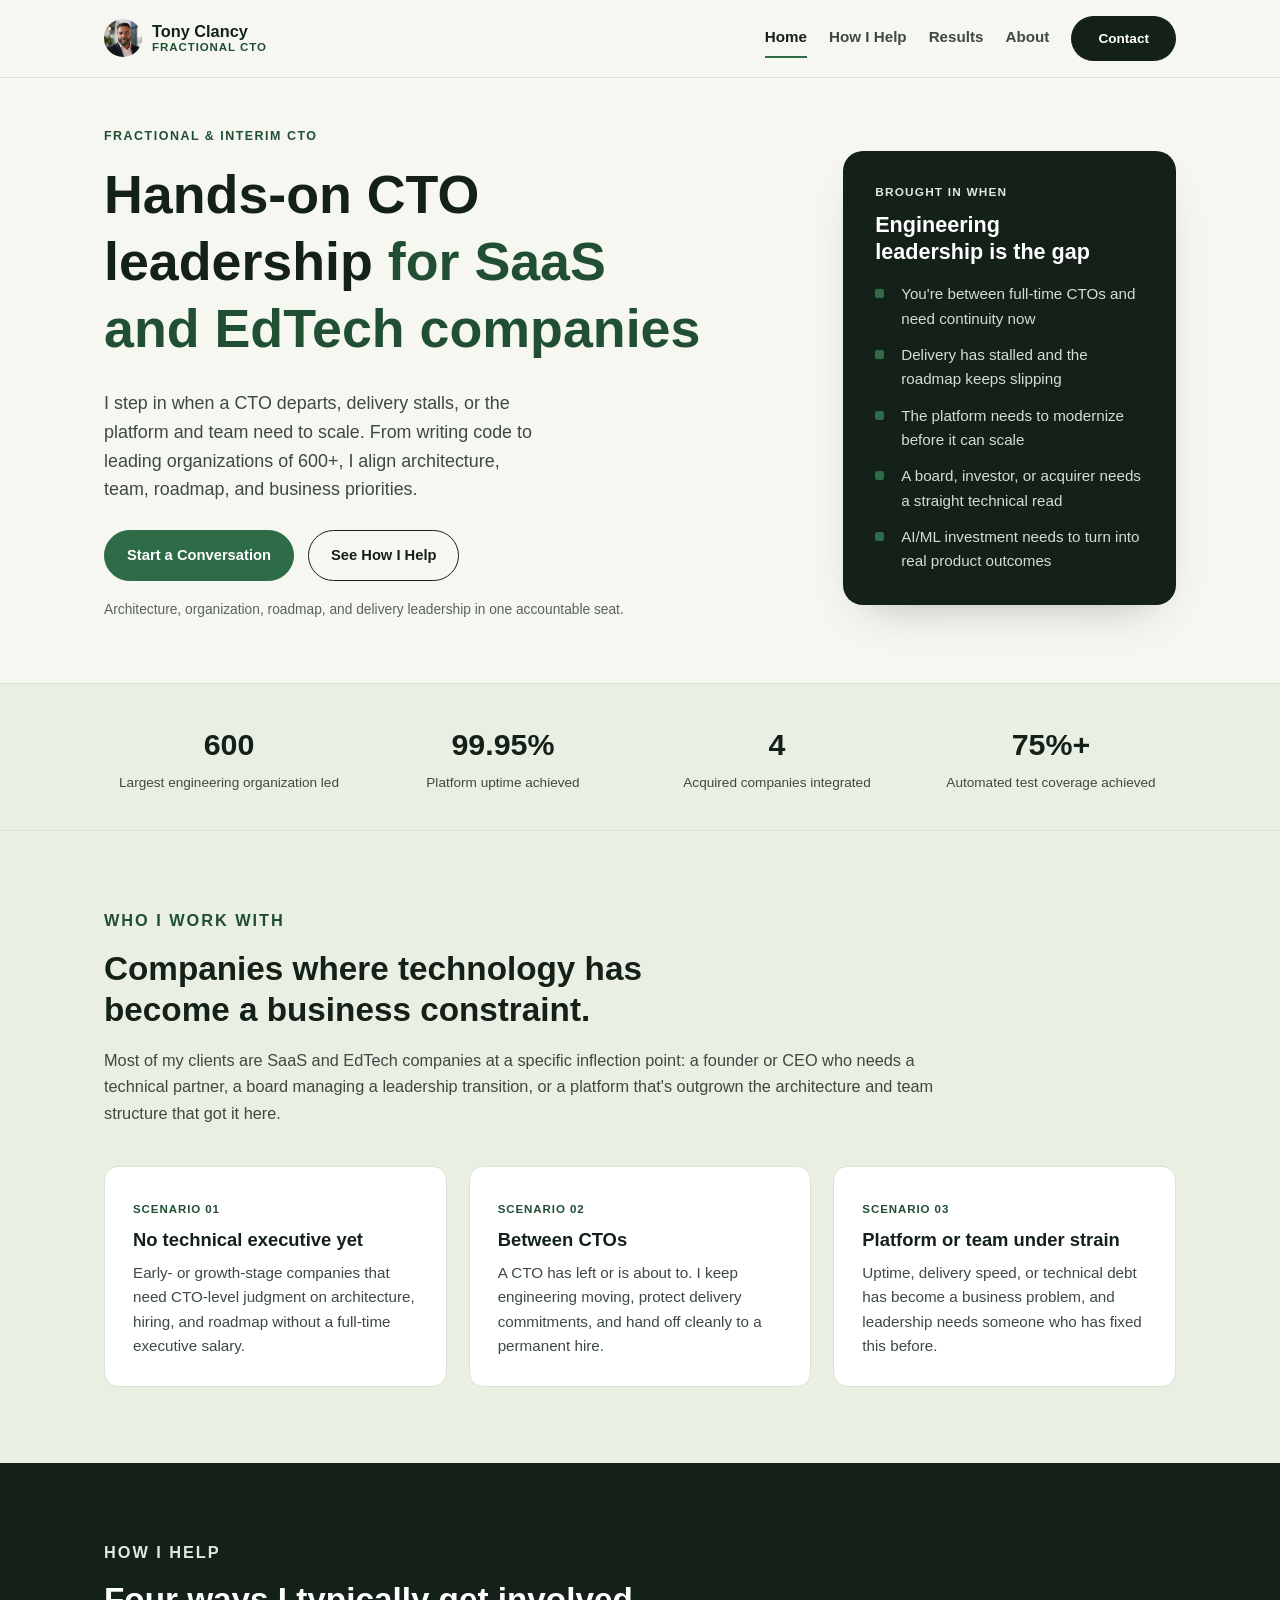
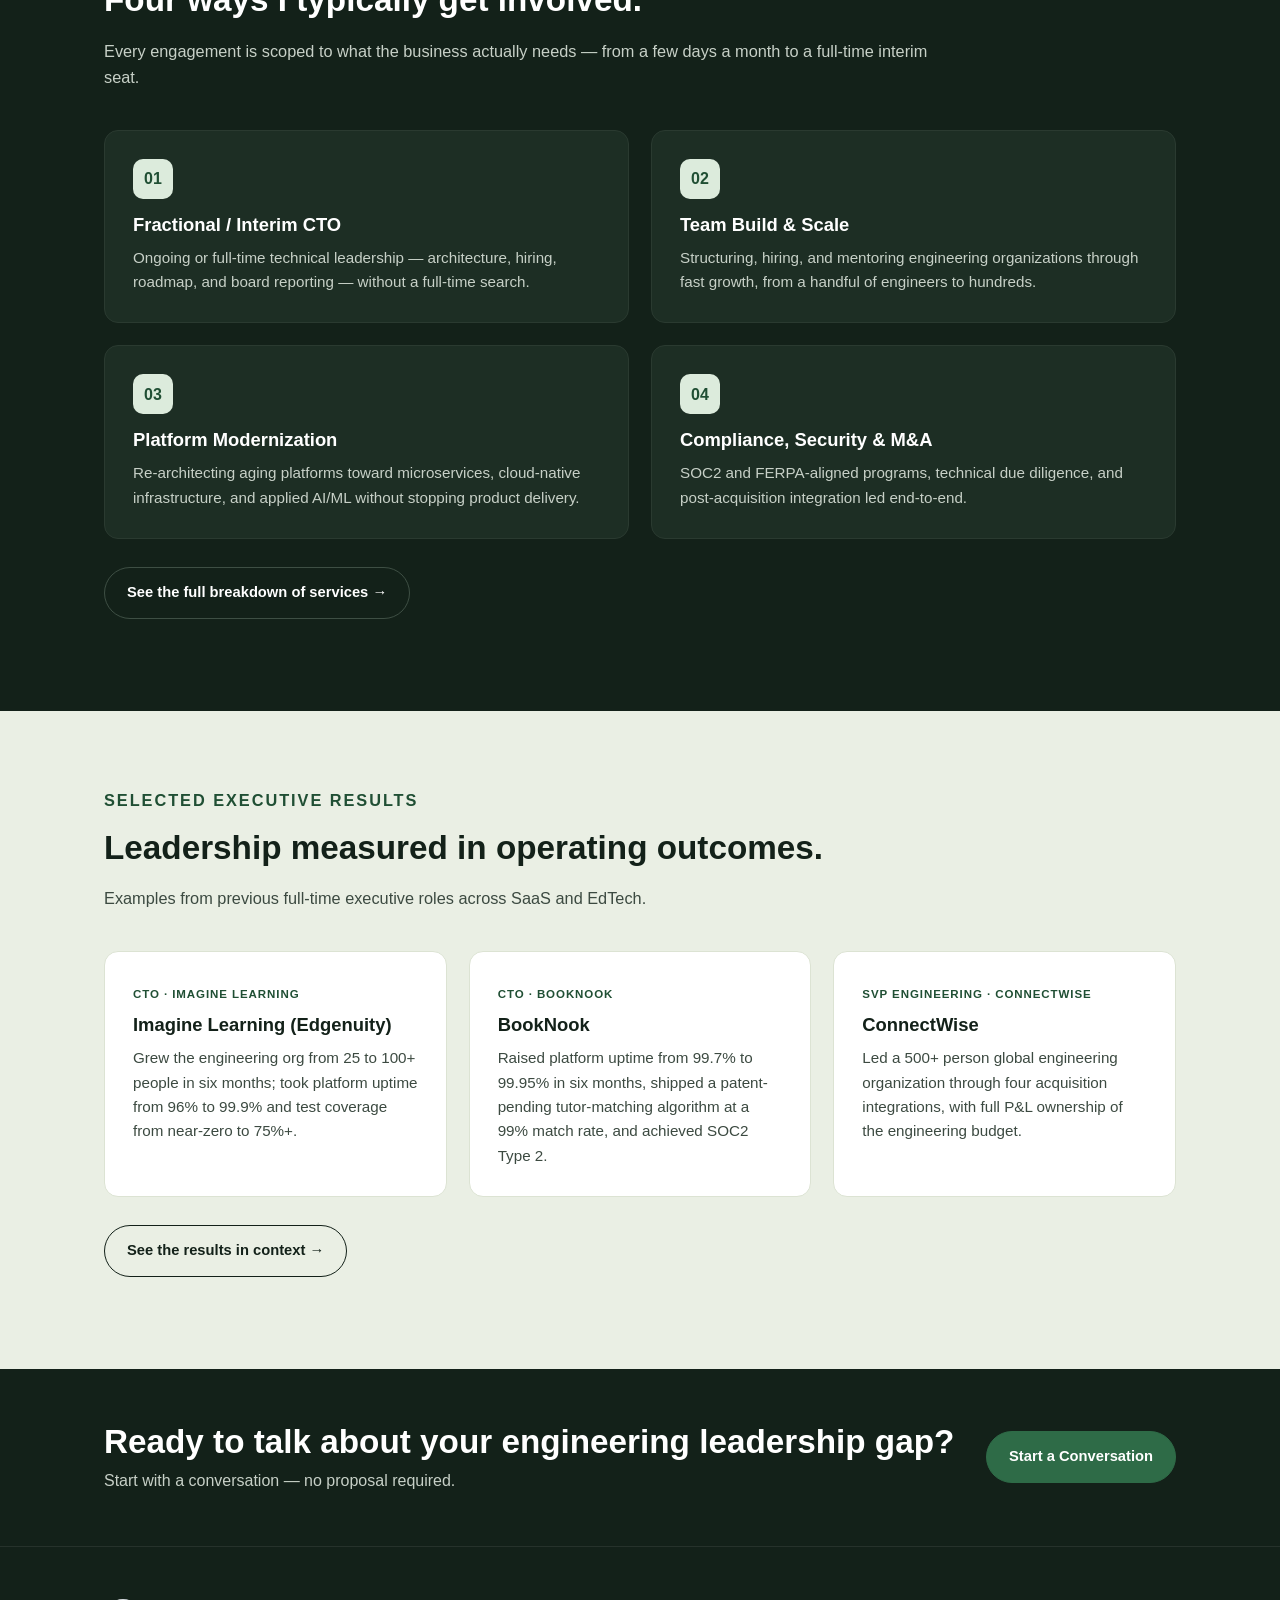
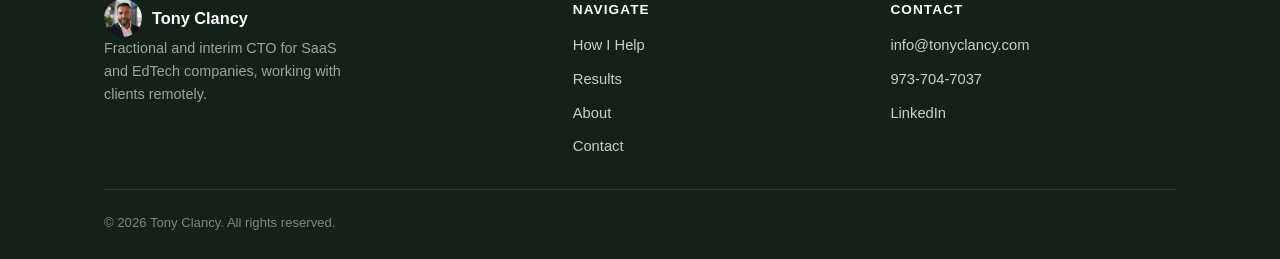
<file: index.html>
<!DOCTYPE html>
<html lang="en">
<head>
<meta charset="utf-8"/>
<meta name="viewport" content="width=device-width, initial-scale=1"/>
<meta name="description" content="Tony Clancy is a fractional and interim CTO for SaaS and EdTech companies — leading engineering teams from 25 to 600+ people, modernizing platforms, and getting technology aligned with the business."/>
<meta name="theme-color" content="#132119"/>
<title>Tony Clancy | Fractional &amp; Interim CTO for SaaS &amp; EdTech</title>
<link rel="canonical" href="https://tonyclancy.com/"/>
<link rel="icon" href="assets/favicon-32.png" sizes="32x32" type="image/png"/>
<link rel="icon" href="assets/favicon-16.png" sizes="16x16" type="image/png"/>
<link rel="apple-touch-icon" href="assets/apple-touch-icon.png"/>
<link rel="stylesheet" href="styles.css"/>
<meta property="og:type" content="website"/>
<meta property="og:site_name" content="Tony Clancy"/>
<meta property="og:title" content="Tony Clancy | Fractional &amp; Interim CTO for SaaS &amp; EdTech"/>
<meta property="og:description" content="Fractional and interim CTO for SaaS and EdTech companies — leading engineering teams from 25 to 600+ people, modernizing platforms, and getting technology aligned with the business."/>
<meta property="og:url" content="https://tonyclancy.com/"/>
<meta property="og:image" content="https://tonyclancy.com/assets/og-card.png"/>
<meta property="og:image:width" content="1200"/>
<meta property="og:image:height" content="630"/>
<meta property="og:image:alt" content="Tony Clancy — Fractional &amp; Interim CTO"/>
<meta name="twitter:card" content="summary_large_image"/>
<meta name="twitter:title" content="Tony Clancy | Fractional &amp; Interim CTO for SaaS &amp; EdTech"/>
<meta name="twitter:description" content="Fractional and interim CTO for SaaS and EdTech companies — leading engineering teams from 25 to 600+ people, modernizing platforms, and getting technology aligned with the business."/>
<meta name="twitter:image" content="https://tonyclancy.com/assets/og-card.png"/>
<script type="application/ld+json">{"@context":"https://schema.org","@type":"Person","name":"Tony Clancy","jobTitle":"Fractional Chief Technology Officer","url":"https://tonyclancy.com/","email":"info@tonyclancy.com","sameAs":["https://www.linkedin.com/in/tony-clancy-8623101/"]}</script>
</head>
<body>
<a class="skip-link" href="#main">Skip to main content</a>
<header class="site-header">
  <div class="shell nav-shell">
    <a class="brand" href="index.html" aria-label="Tony Clancy home">
      <img class="brand-mark" src="assets/tony-clancy.png" alt="Tony Clancy"/>
      <span class="brand-text"><span class="brand-name">Tony Clancy</span><span class="brand-tagline">Fractional CTO</span></span>
    </a>
    <button class="nav-toggle" aria-controls="site-nav" aria-expanded="false" aria-label="Open navigation"><span></span><span></span><span></span></button>
    <nav class="site-nav" id="site-nav" aria-label="Primary navigation">
      <a href="index.html" aria-current="page">Home</a>
      <a href="how-i-help.html">How I Help</a>
      <a href="results.html">Results</a>
      <a href="about.html">About</a>
      <a class="button button-small" href="contact.html">Contact</a>
    </nav>
  </div>
</header>

<main id="main">

  <section class="hero">
    <div class="shell hero-grid">
      <div class="hero-copy">
        <p class="eyebrow">Fractional &amp; Interim CTO</p>
        <h1>Hands-on CTO leadership <span>for SaaS and EdTech companies</span></h1>
        <p class="hero-lede">I step in when a CTO departs, delivery stalls, or the platform and team need to scale. From writing code to leading organizations of 600+, I align architecture, team, roadmap, and business priorities.</p>
        <div class="hero-actions">
          <a class="button button-accent" href="contact.html">Start a Conversation</a>
          <a class="button button-ghost" href="how-i-help.html">See How I Help</a>
        </div>
        <p class="credibility">Architecture, organization, roadmap, and delivery leadership in one accountable seat.</p>
      </div>
      <div class="hero-panel">
        <p class="panel-label">Brought in when</p>
        <h2>Engineering leadership is the gap</h2>
        <ul>
          <li>You're between full-time CTOs and need continuity now</li>
          <li>Delivery has stalled and the roadmap keeps slipping</li>
          <li>The platform needs to modernize before it can scale</li>
          <li>A board, investor, or acquirer needs a straight technical read</li>
          <li>AI/ML investment needs to turn into real product outcomes</li>
        </ul>
      </div>
    </div>
  </section>

  <section class="stat-strip" aria-label="Selected leadership results">
    <div class="shell stat-grid">
      <div class="stat"><b>600</b><span>Largest engineering organization led</span></div>
      <div class="stat"><b>99.95%</b><span>Platform uptime achieved</span></div>
      <div class="stat"><b>4</b><span>Acquired companies integrated</span></div>
      <div class="stat"><b>75%+</b><span>Automated test coverage achieved</span></div>
    </div>
  </section>


  <section class="section section-tint">
    <div class="shell">
      <div class="section-heading">
        <p class="eyebrow">Who I Work With</p>
        <h2>Companies where technology has become a business constraint.</h2>
        <p>Most of my clients are SaaS and EdTech companies at a specific inflection point: a founder or CEO who needs a technical partner, a board managing a leadership transition, or a platform that's outgrown the architecture and team structure that got it here.</p>
      </div>
      <div class="grid-3">
        <article class="card">
          <span class="tag">Scenario 01</span>
          <h3>No technical executive yet</h3>
          <p>Early- or growth-stage companies that need CTO-level judgment on architecture, hiring, and roadmap without a full-time executive salary.</p>
        </article>
        <article class="card">
          <span class="tag">Scenario 02</span>
          <h3>Between CTOs</h3>
          <p>A CTO has left or is about to. I keep engineering moving, protect delivery commitments, and hand off cleanly to a permanent hire.</p>
        </article>
        <article class="card">
          <span class="tag">Scenario 03</span>
          <h3>Platform or team under strain</h3>
          <p>Uptime, delivery speed, or technical debt has become a business problem, and leadership needs someone who has fixed this before.</p>
        </article>
      </div>
    </div>
  </section>

  <section class="section section-dark">
    <div class="shell">
      <div class="section-heading">
        <p class="eyebrow on-dark">How I Help</p>
        <h2>Four ways I typically get involved.</h2>
        <p>Every engagement is scoped to what the business actually needs — from a few days a month to a full-time interim seat.</p>
      </div>
      <div class="grid-2">
        <article class="card card-dark">
          <div class="number-badge">01</div>
          <h3>Fractional / Interim CTO</h3>
          <p>Ongoing or full-time technical leadership — architecture, hiring, roadmap, and board reporting — without a full-time search.</p>
        </article>
        <article class="card card-dark">
          <div class="number-badge">02</div>
          <h3>Team Build &amp; Scale</h3>
          <p>Structuring, hiring, and mentoring engineering organizations through fast growth, from a handful of engineers to hundreds.</p>
        </article>
        <article class="card card-dark">
          <div class="number-badge">03</div>
          <h3>Platform Modernization</h3>
          <p>Re-architecting aging platforms toward microservices, cloud-native infrastructure, and applied AI/ML without stopping product delivery.</p>
        </article>
        <article class="card card-dark">
          <div class="number-badge">04</div>
          <h3>Compliance, Security &amp; M&amp;A</h3>
          <p>SOC2 and FERPA-aligned programs, technical due diligence, and post-acquisition integration led end-to-end.</p>
        </article>
      </div>
      <p style="margin-top:28px"><a class="button button-ghost" style="color:#fff;border-color:#3E4F44" href="how-i-help.html">See the full breakdown of services →</a></p>
    </div>
  </section>

  <section class="section section-tint">
    <div class="shell">
      <div class="section-heading">
        <p class="eyebrow">Selected Executive Results</p>
        <h2>Leadership measured in operating outcomes.</h2>
        <p>Examples from previous full-time executive roles across SaaS and EdTech.</p>
      </div>
      <div class="grid-3">
        <article class="card">
          <span class="tag">CTO · Imagine Learning</span>
          <h3>Imagine Learning (Edgenuity)</h3>
          <p>Grew the engineering org from 25 to 100+ people in six months; took platform uptime from 96% to 99.9% and test coverage from near-zero to 75%+.</p>
        </article>
        <article class="card">
          <span class="tag">CTO · BookNook</span>
          <h3>BookNook</h3>
          <p>Raised platform uptime from 99.7% to 99.95% in six months, shipped a patent-pending tutor-matching algorithm at a 99% match rate, and achieved SOC2 Type 2.</p>
        </article>
        <article class="card">
          <span class="tag">SVP Engineering · ConnectWise</span>
          <h3>ConnectWise</h3>
          <p>Led a 500+ person global engineering organization through four acquisition integrations, with full P&amp;L ownership of the engineering budget.</p>
        </article>
      </div>
      <p style="margin-top:28px"><a class="button button-ghost" href="results.html">See the results in context →</a></p>
    </div>
  </section>

  <section class="cta-band">
    <div class="shell cta-inner">
      <div>
        <h2>Ready to talk about your engineering leadership gap?</h2>
        <p>Start with a conversation — no proposal required.</p>
      </div>
      <a class="button button-accent" href="contact.html">Start a Conversation</a>
    </div>
  </section>

</main>

<footer class="site-footer">
  <div class="shell">
    <div class="footer-grid">
      <div class="footer-brand">
        <a class="brand" href="index.html"><img class="brand-mark" src="assets/tony-clancy.png" alt="Tony Clancy"/><span class="brand-name" style="color:#fff">Tony Clancy</span></a>
        <p>Fractional and interim CTO for SaaS and EdTech companies, working with clients remotely.</p>
      </div>
      <div>
        <p class="footer-heading">Navigate</p>
        <div class="footer-links"><a href="how-i-help.html">How I Help</a><a href="results.html">Results</a><a href="about.html">About</a><a href="contact.html">Contact</a></div>
      </div>
      <div>
        <p class="footer-heading">Contact</p>
        <div class="footer-links">
          <a href="mailto:info@tonyclancy.com">info@tonyclancy.com</a>
          <a href="tel:+19737047037">973-704-7037</a>
          <a href="https://www.linkedin.com/in/tony-clancy-8623101/">LinkedIn</a>
        </div>
      </div>
    </div>
    <div class="footer-bottom">
      <span>© <span data-year=""></span> Tony Clancy. All rights reserved.</span>
    </div>
  </div>
</footer>
<script src="script.js"></script>
</body>
</html>
</file>
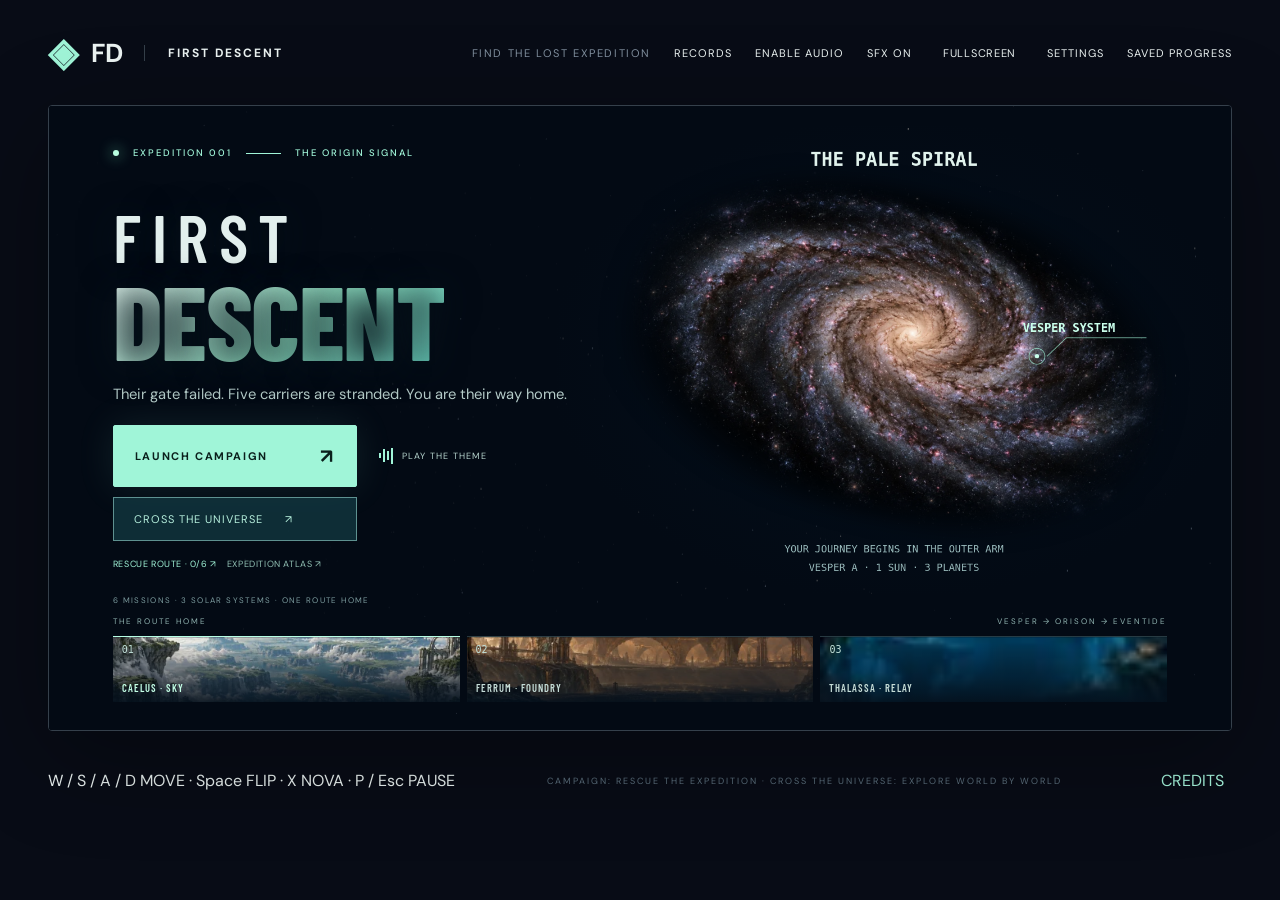
<file: firstdescent/index.html>
<!doctype html>
<html lang="en"><head><meta charset="utf-8"><meta name="viewport" content="width=device-width,initial-scale=1,viewport-fit=cover"><meta name="apple-mobile-web-app-capable" content="yes"><meta name="apple-mobile-web-app-title" content="First Descent"><meta name="apple-mobile-web-app-status-bar-style" content="black-translucent"><link rel="manifest" href="manifest.webmanifest"><meta name="theme-color" content="#080c18"><title>First Descent — Into the unknown.</title><meta name="description" content="Recover six signal shards across three solar systems and bring the lost expedition home. A cinematic side-scrolling arcade shooter with weapon upgrades and colossal bosses."><link rel="icon" href="data:image/svg+xml,%3Csvg xmlns='http://www.w3.org/2000/svg' viewBox='0 0 32 32'%3E%3Cpath fill='%235bf4e5' d='M3 5 29 16 3 27 9 16Z'/%3E%3C/svg%3E"><link rel="stylesheet" href="style.css?v=20261019-homecoming252a"><link rel="stylesheet" href="player-settings.css?v=20261016-credits221a"><link rel="preload" as="image" href="assets/galaxy-spiral-v1.webp" fetchpriority="high"></head>
<body><section id="startupStatus" class="startup-status" role="status" aria-live="polite"><strong>Preparing your flight</strong><p>Loading the game…</p><a href="">RELOAD GAME</a></section><noscript><p>First Descent needs JavaScript to play. Enable JavaScript and reload this page.</p></noscript><main inert><header><a class="brand" href="./" aria-label="First Descent home"><span class="sigil">◈</span> FD<span class="brandline">FIRST DESCENT</span></a><div class="header-right"><span class="edition">FIND THE LOST EXPEDITION</span><button id="records" aria-label="View local flight records">RECORDS</button><button id="music" aria-label="Play title music" aria-pressed="true">PLAY MUSIC</button><button id="sound" aria-label="Mute sound effects">SFX ON</button><button id="fullscreen" aria-label="Enter fullscreen">FULLSCREEN</button></div></header>
<section class="console" aria-label="First Descent arcade game"><div class="hud"><div class="hud-sector"><span class="eyebrow">SECTOR <b id="sectorNum">01 / 03</b></span><strong id="sectorName">THE LUMINOUS REACH</strong><small id="destinationProgress">VESPER · PLANET 1 / 3</small><small id="missionHud" class="mission-hud">SIGNAL · STAGE 1 · 0 / 3</small></div><div class="scoreblock"><span class="eyebrow">SCORE</span><strong id="score">000000</strong></div><div class="hullblock"><span class="eyebrow">HULL INTEGRITY</span><div id="hearts">▰ ▰ ▰ ▰ ▰</div></div></div>
<div class="stage"><button id="fullscreenStage" class="expand-game" aria-label="Enter fullscreen">FULLSCREEN</button><div class="orientation-hint">Rotate your phone for landscape play</div><canvas id="game" width="1440" height="760" aria-label="Space shooter play area. Use arrow keys or W A S D to move, Space to flip your ship, X for nova, and P to pause." tabindex="0"></canvas><div class="scanlines"></div><aside id="homecomingCaption" class="homecoming-caption" hidden><span>THE EXPEDITION IS SAFE</span><strong>Welcome home.</strong><p>Five carriers. Everyone safe.</p></aside><aside id="rescueTarget" class="rescue-target" hidden><strong>ENGINEER · ENTER GREEN RING</strong><span>Gain a boss sabotage drone</span></aside><aside id="portalObjective" class="portal-objective" hidden><strong></strong><span></span></aside><aside id="flightObjective" class="flight-objective" hidden><strong id="flightObjectiveTitle"></strong><span id="flightObjectiveDetail"></span></aside><div id="missionTarget" class="mission-target" role="status" aria-live="polite" hidden><strong></strong><span></span><div class="mission-link-progress" aria-hidden="true"><i></i></div></div><div id="overlay" class="overlay title-screen">
<div class="arrival-orbit" aria-hidden="true"><i></i><i></i><i></i><span>UNKNOWN ORIGIN · SIGNAL ACTIVE</span></div>
<div class="intro"><div class="eyebrow mint"><span class="signal-dot"></span> EXPEDITION 001 <span class="line"></span> THE ORIGIN SIGNAL</div><h1><span>FIRST</span><br><em>DESCENT</em></h1><p class="introcopy">Their gate failed. Five carriers are stranded.<br>You are their way home.</p><div class="intro-actions"><button id="launch" class="primary">LAUNCH CAMPAIGN <span>↗</span></button><button id="introMusic" class="theme-button" aria-label="Play the theme"><span class="sound-bars" aria-hidden="true"><i></i><i></i><i></i><i></i></span><span id="introMusicLabel">PLAY THE THEME</span></button></div><button id="universe" class="universe-button">CROSS THE UNIVERSE <span>↗</span></button><div class="mode-links"><button id="mission" class="universe-button mission-button">SIGNAL SHARDS 0/6 · MISSION MAP ↗</button><button id="atlas" class="universe-button atlas-button">EXPEDITION ATLAS ↗</button></div><div class="launch-caption" id="campaignCaption">6 MISSIONS · 3 SOLAR SYSTEMS · ONE ROUTE HOME</div></div>
<canvas id="expeditionMap" width="1200" height="825" aria-label="Rotating Pale Spiral galaxy, with the Vesper system marked in an outer arm"></canvas><div class="missionnote"><span class="eyebrow">VX–01 / INTERCEPTOR</span><strong>SMALL SHIP.<br>VAST UNKNOWN.</strong><p>Auto fire · Adaptive weapons · Flip direction · Orb defense</p></div>
<div class="expedition-rail" aria-label="First three story destinations"><div class="rail-label"><span>THE ROUTE HOME</span><span id="routeCount">VESPER → ORISON → EVENTIDE</span></div><div class="biome-strip"><div class="biome" style="--biome:url('assets/world-caelus-landscape-v1-thumb.webp')"><b>01</b><span>CAELUS · SKY</span></div><div class="biome" style="--biome:url('assets/world-ferrum-landscape-v1-thumb.webp')"><b>02</b><span>FERRUM · FOUNDRY</span></div><div class="biome" style="--biome:url('assets/reef-descent-thumb.webp')"><b>03</b><span>THALASSA · RELAY</span></div></div></div>
</div><div id="announcement" role="status"></div><aside id="pickupReceipt" role="status" hidden><strong></strong><span></span></aside><section id="originRecoveryPanel" class="origin-recovery" role="status" aria-live="polite" hidden></section><div id="bossbar" hidden><span id="bossname"></span><div><i id="bosshealth"></i></div><small id="bosstactic"></small></div><button id="pause" class="pause" hidden aria-label="Pause game">Ⅱ</button><div id="touchControls"><button id="novaTouch">NOVA</button><button id="flipTouch" aria-label="Flip ship direction">FLIP ⇄</button><span>DRAG ANYWHERE TO MOVE · AUTO FIRE</span></div></div>
<div class="equipment"><div><span class="equipment-icon">⌁</span><span class="eyebrow">WEAPON SYSTEM <strong id="weapon">PULSE / MK I</strong></span></div><div><span class="equipment-icon">◉</span><span class="eyebrow">NOVA CHARGES <strong id="novas">● ● ●</strong></span></div><div class="progress-wrap"><span class="eyebrow" id="progressLabel">SECTOR PROGRESS</span><div class="progress"><i id="progress"></i></div></div><div class="loadout"><span class="eyebrow">SHIP MODULES</span><strong id="loadout">BOOST 0/3 · DRONES 0/2</strong></div><span class="live" id="status">AWAITING PILOT</span></div></section>
<footer><div class="controls"><span><kbd>W A S D</kbd><span class="or">/</span><kbd>↑ ↓ ← →</kbd> MOVE</span><span><kbd>SPACE</kbd> FLIP</span><span><kbd>X</kbd> NOVA</span><span><kbd>P</kbd> PAUSE</span></div><span class="footer-note">CAMPAIGN: RESCUE THE EXPEDITION · CROSS THE UNIVERSE: EXPLORE WORLD BY WORLD</span><button type="button" data-flight-credits>CREDITS</button></footer><div id="homeScreenHint" hidden>iPhone: for play without browser bars, use Safari’s Share → Add to Home Screen, enable Open as Web App if shown, then launch First Descent from its new icon.</div><div class="mobile-hint">Best in landscape · Drag anywhere to move · Stop your finger to stop · Double tap to flip the ship · Pinch to pause · Weapons fire automatically</div></main><script src="safari-immersion.js?v=20261001-rescue174c"></script><script src="startup.js?v=20261019-homecoming252a"></script></body></html>
</file>
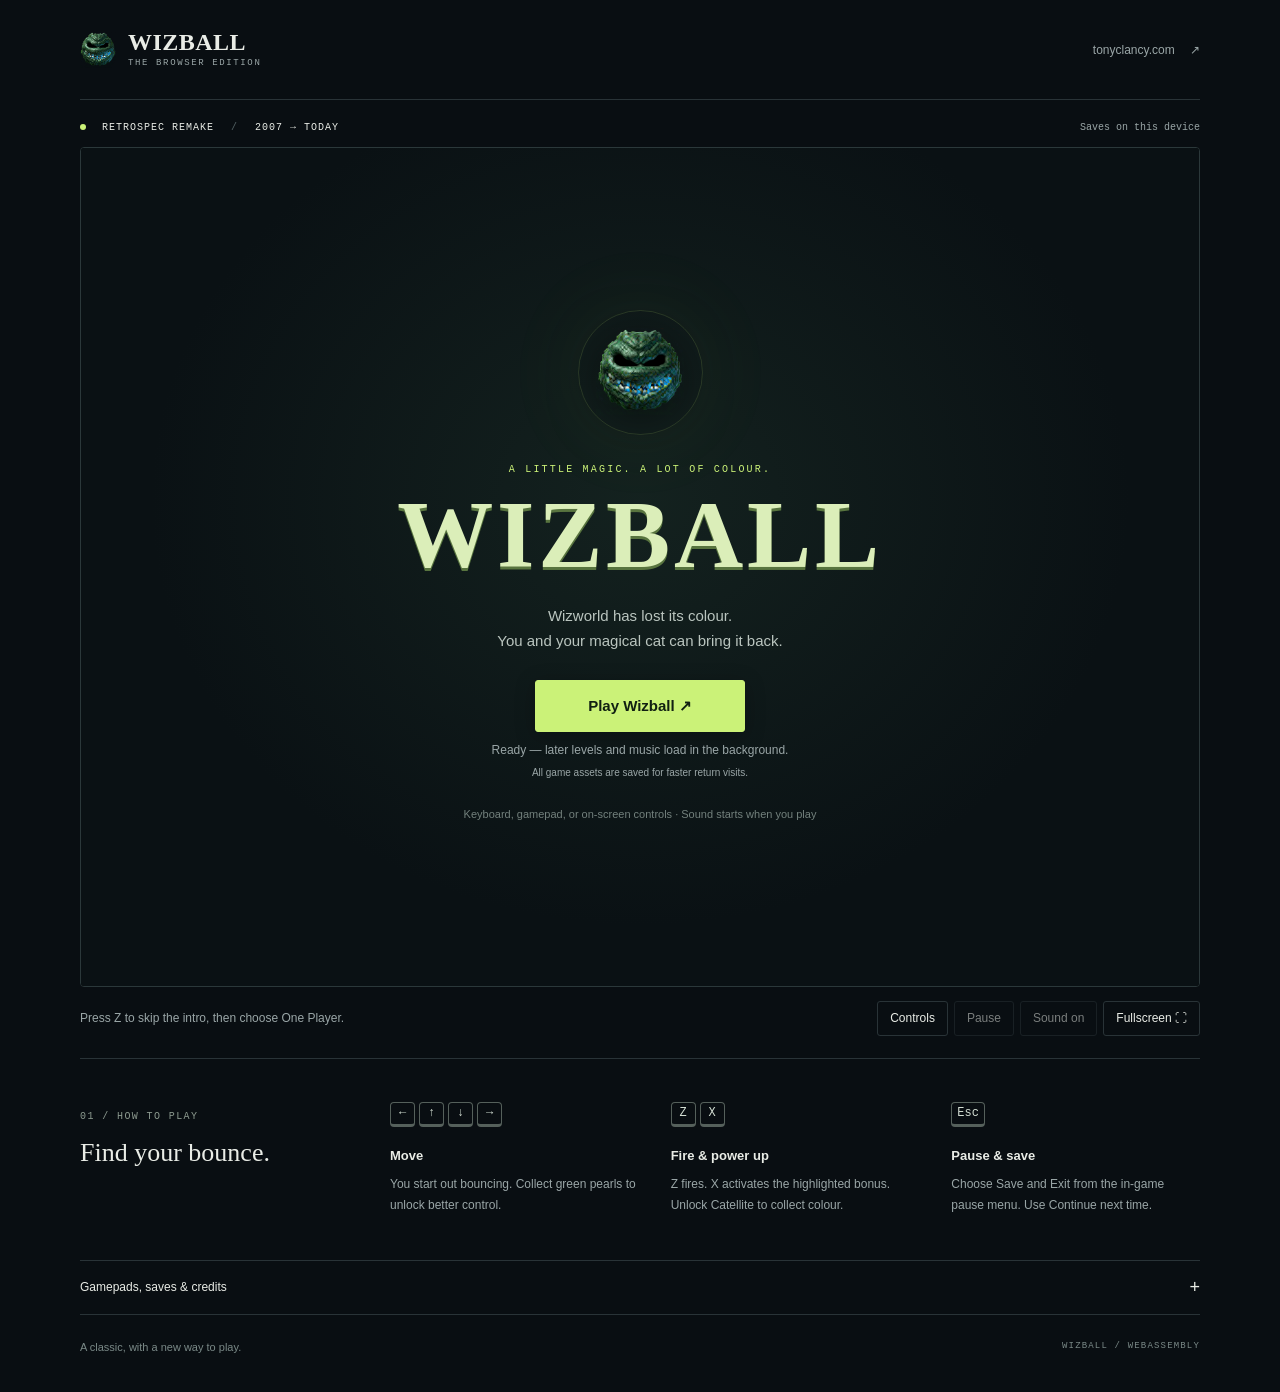
<file: wizball/index.html>
<!doctype html>
<html lang="en">
<head>
<meta charset="utf-8"><meta name="viewport" content="width=device-width,initial-scale=1,viewport-fit=cover">
<title>Wizball — Play in your browser</title>
<meta name="description" content="Restore the colour to Wizworld. Play the Retrospec remake of the classic Wizball, now in your browser.">
<meta name="apple-mobile-web-app-capable" content="yes"><meta name="apple-mobile-web-app-title" content="Wizball"><meta name="apple-mobile-web-app-status-bar-style" content="black-translucent"><link rel="apple-touch-icon" href="./icon.png"><link rel="manifest" href="./manifest.webmanifest">
<meta name="theme-color" content="#090e12"><link rel="icon" href="./icon.png"><link rel="stylesheet" href="./style.css">
</head>
<body>
<header class="masthead"><a class="wordmark" href="./" aria-label="Wizball home"><img src="./icon.png" width="36" height="36" alt=""><span>WIZBALL<span class="edition">THE BROWSER EDITION</span></span></a><a class="back-link" href="/">tonyclancy.com <span aria-hidden="true">↗</span></a></header>
<main>
<div class="game-heading"><p><span class="live-dot"></span> RETROSPEC REMAKE <span class="divider">/</span> 2007 → TODAY</p><span id="save-status" role="status">Preparing game…</span></div>
<section class="game-stage" id="game-stage" aria-label="Wizball game">
<button id="exit-fullscreen" class="exit-fullscreen" aria-label="Exit fullscreen">Exit fullscreen ⛶</button>
<canvas id="canvas" tabindex="0" width="640" height="480" aria-label="Wizball. Arrow keys move, Z fires, X selects a power-up, Escape pauses." oncontextmenu="event.preventDefault()"></canvas>
<div id="asset-wait" class="asset-wait" role="status" hidden>Preparing the next scene…</div>
<div class="launch-screen" id="launch-screen">
<div class="orbit" aria-hidden="true"><img src="./icon.png" alt="" width="88" height="88"></div>
<p class="eyebrow">A LITTLE MAGIC. A LOT OF COLOUR.</p><h1>WIZBALL</h1><p class="intro">Wizworld has lost its colour.<br>You and your magical cat can bring it back.</p>
<button class="primary" id="play" disabled>Loading game…</button>
<div class="progress-track" id="progress-track"><div id="progress-bar"></div></div><p class="load-status" id="load-status" role="status">Loading the original game and soundtrack.</p>
<p id="cache-status" class="cache-status" role="status">Downloaded assets are saved for faster return visits.</p>
<p class="launch-note">Keyboard, gamepad, or on-screen controls · Sound starts when you play</p>
</div>
<div class="pause-screen" id="pause-screen" hidden><p class="eyebrow">TAKE YOUR TIME</p><h2>Magic on hold.</h2><p>Your game is paused.</p><button class="primary" id="resume">Resume game <span aria-hidden="true">↗</span></button></div>
</section>
<div class="game-toolbar"><span id="game-hint">Press Z to skip the intro, then choose One Player.</span><div class="toolbar-actions"><button id="controls-toggle" aria-expanded="false" title="Show on-screen controls">Controls</button><button id="pause" disabled>Pause</button><button id="sound" disabled aria-pressed="false">Sound on</button><button id="fullscreen">Fullscreen <span aria-hidden="true">⛶</span></button></div></div>
<div class="touch-controls" id="touch-controls" hidden aria-label="On-screen game controls">
<div class="dpad"><button data-key="84" class="up" aria-label="Move up">↑</button><button data-key="82" class="left" aria-label="Move left">←</button><button data-key="85" class="down" aria-label="Move down">↓</button><button data-key="83" class="right" aria-label="Move right">→</button></div>
<div class="touch-actions"><button data-key="28">1 <small>New game</small></button><button data-key="30">3 <small>Continue</small></button><button data-key="67">↵ <small>Select</small></button><button data-key="59">Ⅱ <small>Pause</small></button><button data-key="24">X <small>Power-up</small></button><button data-key="26" class="fire">Z <small>Fire</small></button></div>
</div>
<section class="how-to" aria-labelledby="controls-title"><div class="section-label"><span>01 / HOW TO PLAY</span><h2 id="controls-title">Find your bounce.</h2></div><div class="control-grid"><p><span class="keys"><kbd>←</kbd><kbd>↑</kbd><kbd>↓</kbd><kbd>→</kbd></span><strong>Move</strong><span>You start out bouncing. Collect green pearls to unlock better control.</span></p><p><span class="keys"><kbd>Z</kbd><kbd>X</kbd></span><strong>Fire & power up</strong><span>Z fires. X activates the highlighted bonus. Unlock Catellite to collect colour.</span></p><p><span class="keys"><kbd>Esc</kbd></span><strong>Pause & save</strong><span>Choose Save and Exit from the in-game pause menu. Use Continue next time.</span></p></div></section>
<details class="more"><summary>Gamepads, saves & credits <span aria-hidden="true">+</span></summary><div class="details-grid"><div><h3>Bring a gamepad</h3><p>Use the left stick or D-pad to move, the bottom face button to fire or select, the right face button for a power-up, and Start to pause. You can redefine controls in Options.</p></div><div><h3>Your progress stays here</h3><p>On iPhone, Expand game fills the page. For a view without Safari bars, use Share → Add to Home Screen, then open Wizball from your Home Screen. Tap Play or Enable sound to activate audio.</p><p>Saves and high scores are stored in this browser on this device. Use Save and Exit before leaving and wait for “Saved on this device.” Downloaded graphics and music are also cached for faster return visits. Private browsing or clearing site data can remove saved data and cached assets.</p></div><div><h3>A remake with history</h3><p>Original game: Jon Hare, Chris Yates, and Martin Galway / Sensible Software. Retrospec remake: Graham Goring, Trevor “Smila” Storey, and Infamous. Recovered source and modern revival: Craig Chandler and contributors.</p><p><a href="https://github.com/craigchandler/wizball-remake" target="_blank" rel="noopener">Recovered source ↗</a> · <a href="./credits.txt">Credits & licences</a></p></div></div></details>
</main>
<footer><span>A classic, with a new way to play.</span><span>WIZBALL / WEBASSEMBLY</span></footer>
<script src="./mobile.js"></script>
<script src="./asset-cache.js"></script>
<script src="./browser.js"></script>
</body></html>
</file>
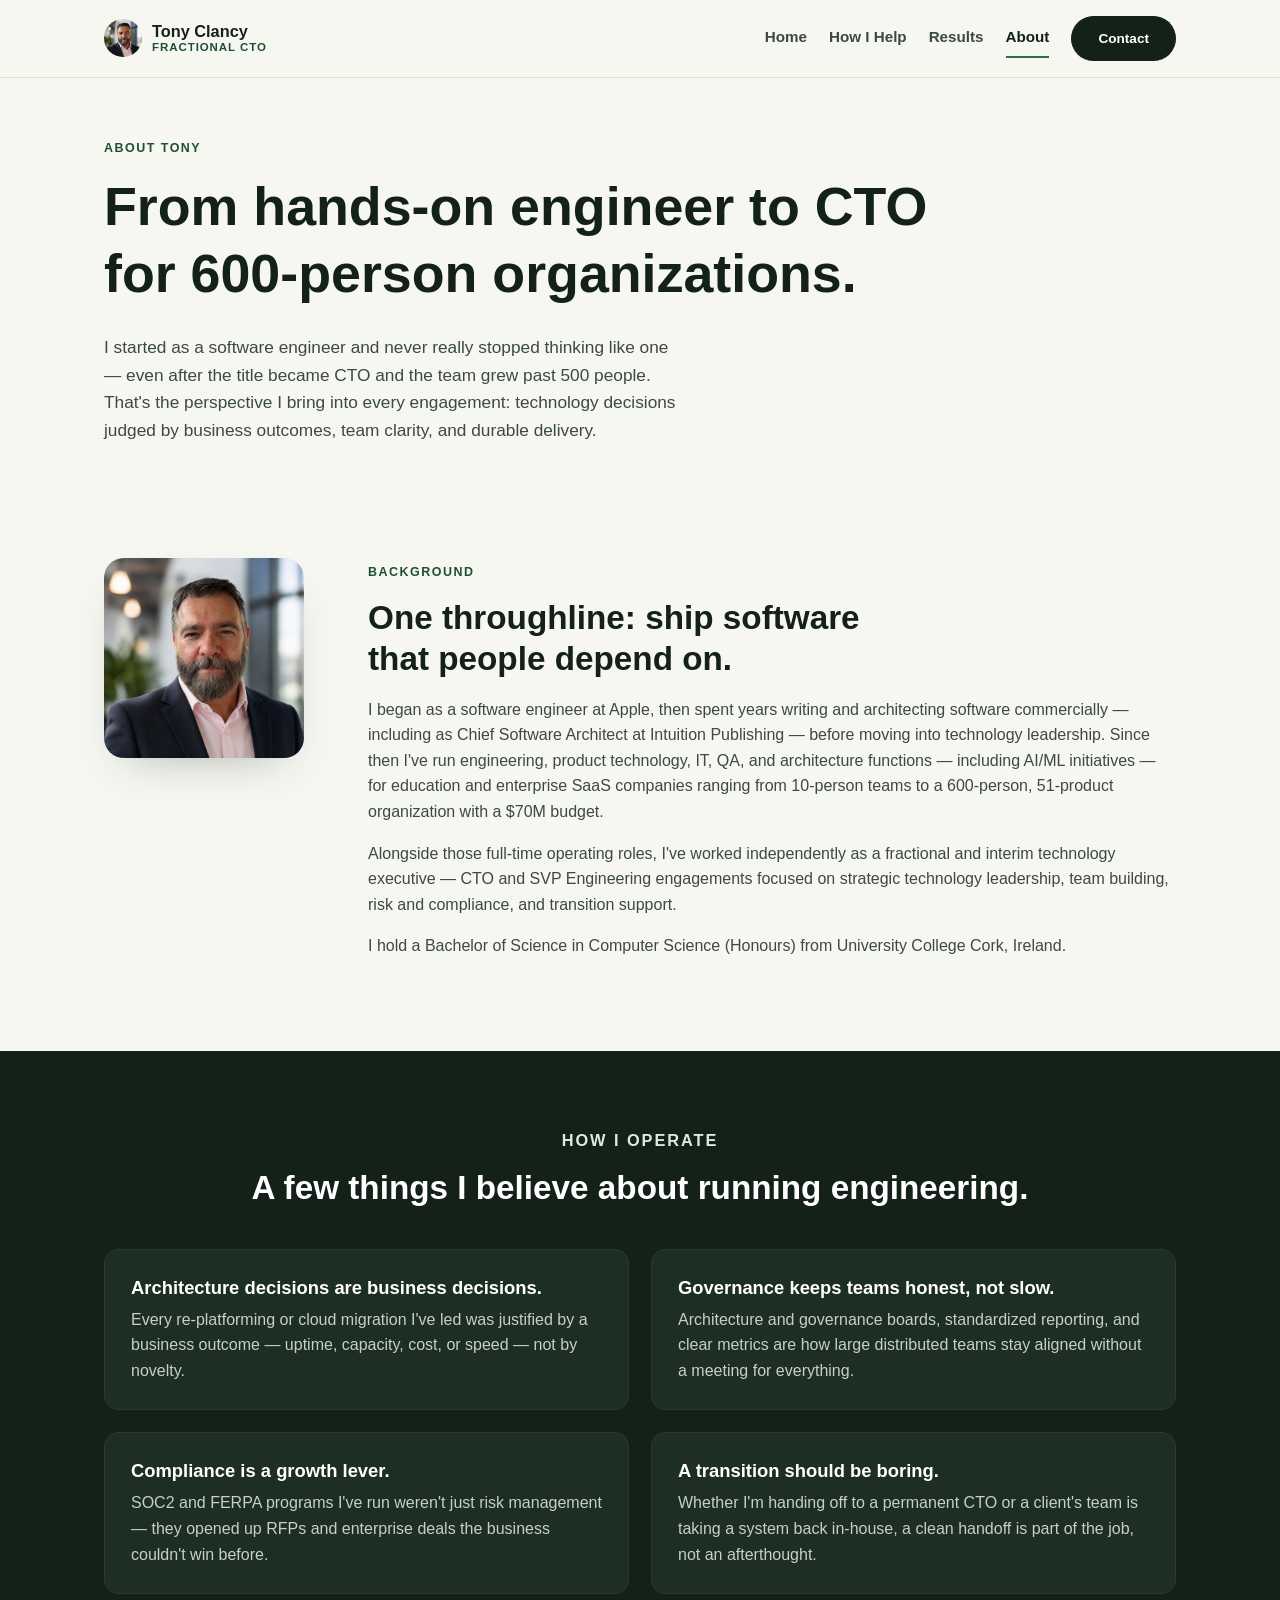
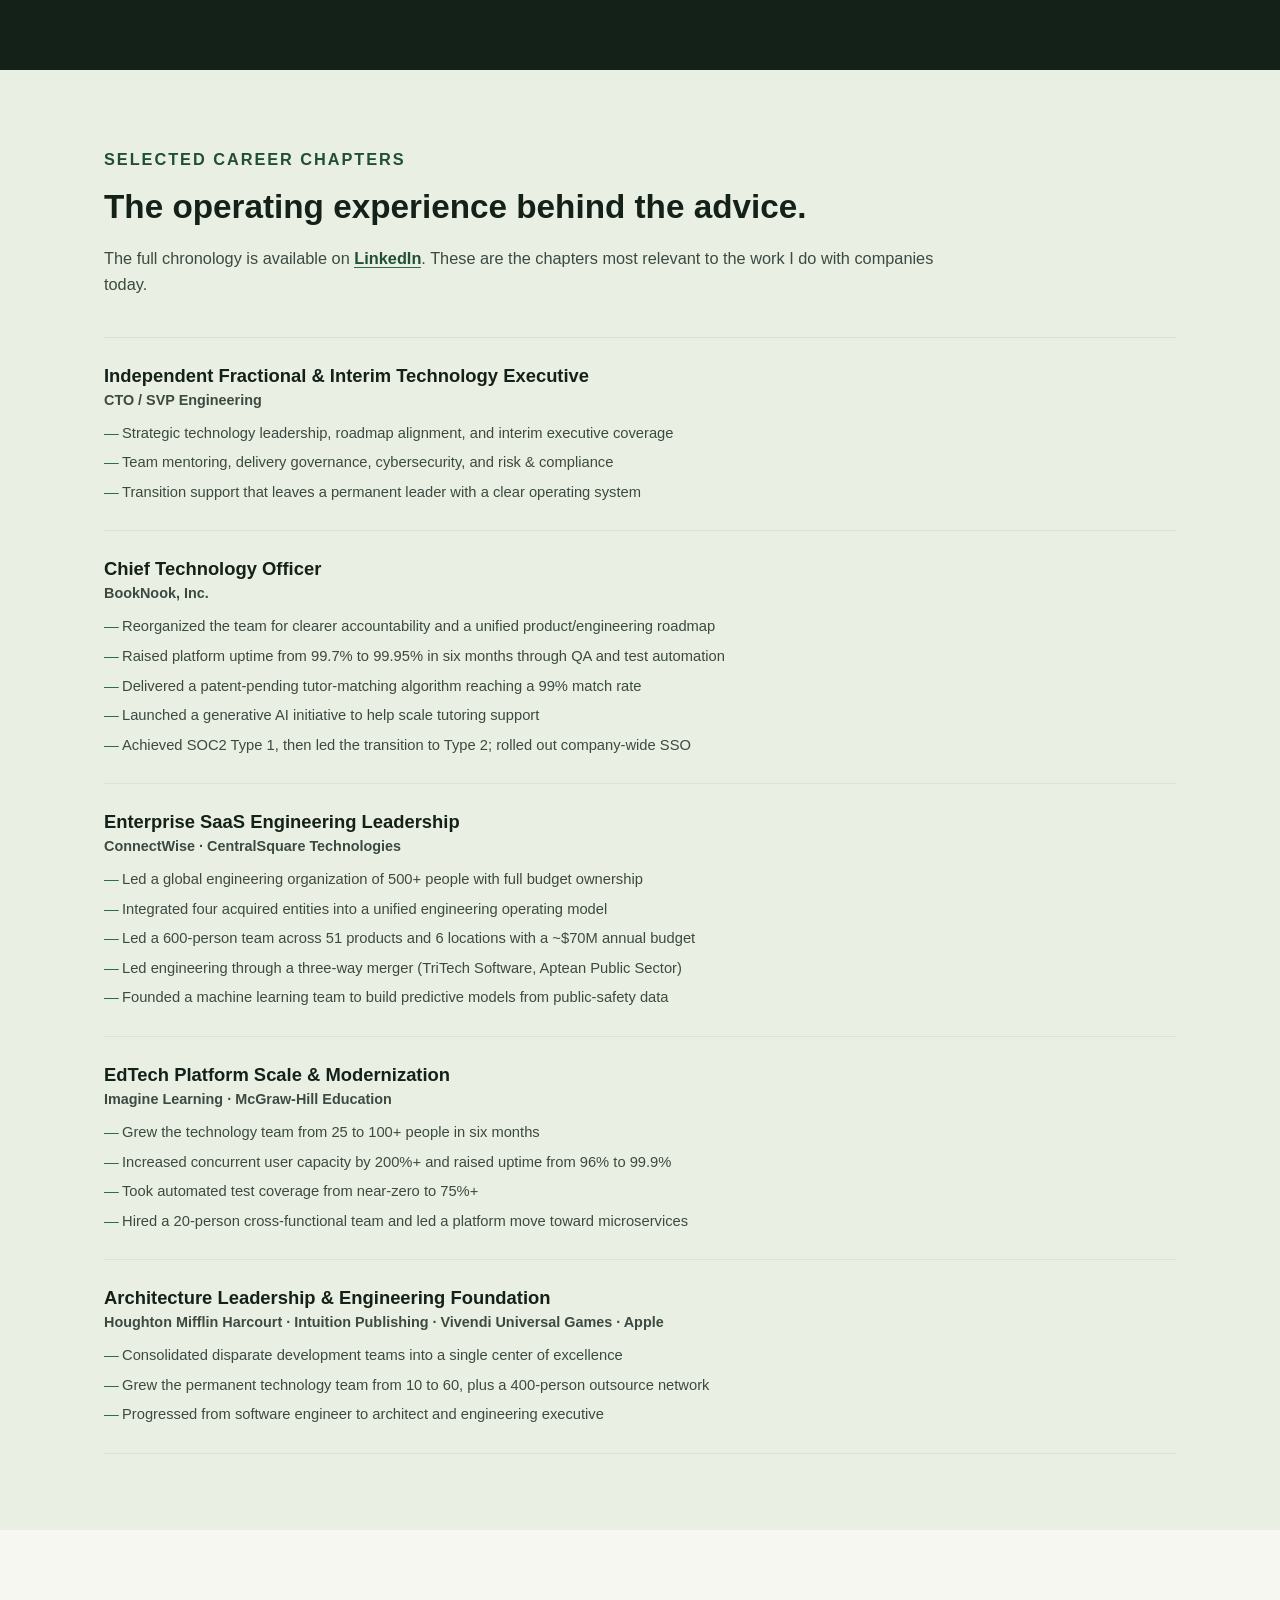
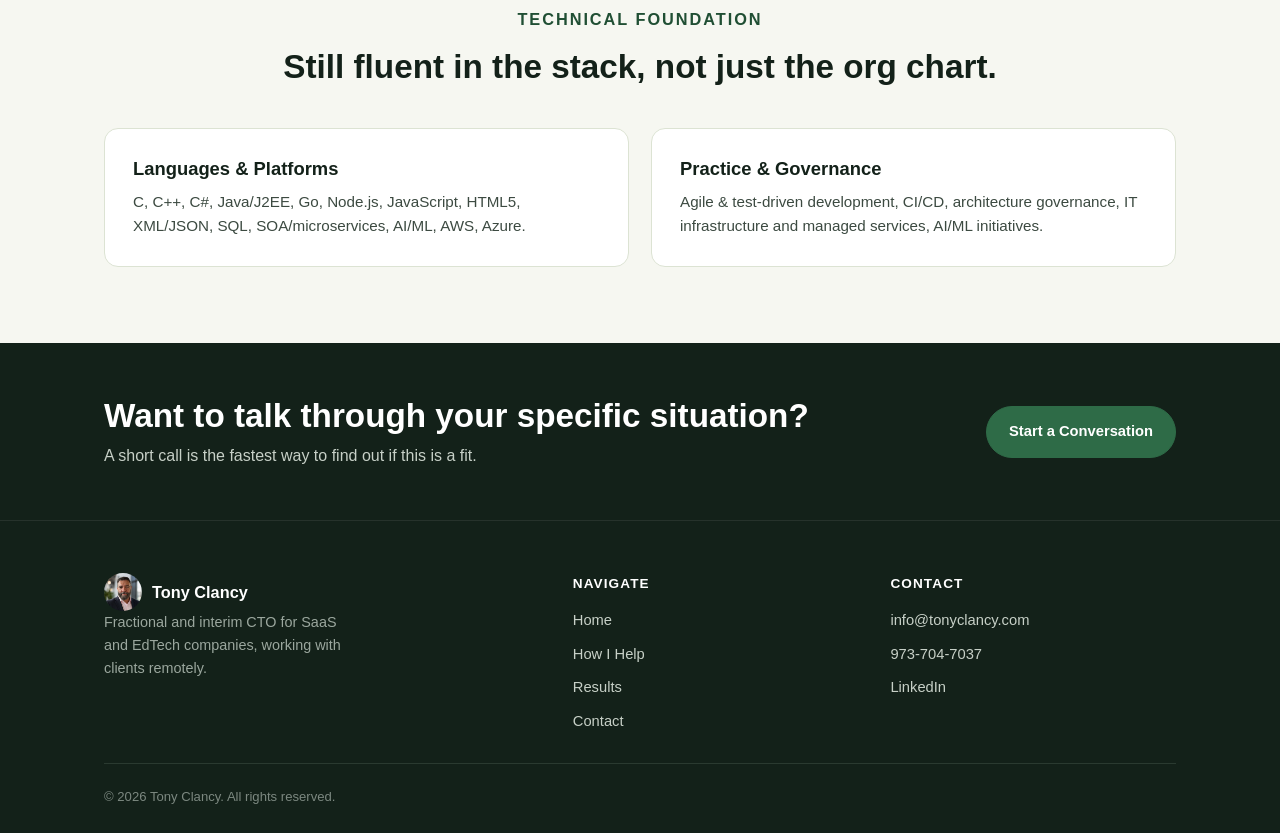
<file: about.html>
<!DOCTYPE html>
<html lang="en">
<head>
<meta charset="utf-8"/>
<meta name="viewport" content="width=device-width, initial-scale=1"/>
<meta name="description" content="Tony Clancy's background: software engineering and technology leadership, from Apple and Houghton Mifflin Harcourt to CTO and SVP Engineering roles at EdTech and SaaS companies including BookNook, CentralSquare, and ConnectWise."/>
<meta name="theme-color" content="#132119"/>
<title>About | Tony Clancy, Fractional CTO</title>
<link rel="canonical" href="https://tonyclancy.com/about.html"/>
<link rel="icon" href="assets/favicon-32.png" sizes="32x32" type="image/png"/>
<link rel="icon" href="assets/favicon-16.png" sizes="16x16" type="image/png"/>
<link rel="apple-touch-icon" href="assets/apple-touch-icon.png"/>
<meta property="og:type" content="profile"/>
<meta property="og:site_name" content="Tony Clancy"/>
<meta property="og:title" content="About | Tony Clancy, Fractional CTO"/>
<meta property="og:description" content="Tony Clancy's background: software engineering and technology leadership, from Apple and Houghton Mifflin Harcourt to CTO and SVP Engineering roles at EdTech and SaaS companies including BookNook, CentralSquare, and ConnectWise."/>
<meta property="og:url" content="https://tonyclancy.com/about.html"/>
<meta property="og:image" content="https://tonyclancy.com/assets/og-card.png"/>
<meta property="og:image:width" content="1200"/>
<meta property="og:image:height" content="630"/>
<meta property="og:image:alt" content="Tony Clancy — Fractional &amp; Interim CTO"/>
<meta name="twitter:card" content="summary_large_image"/>
<meta name="twitter:title" content="About | Tony Clancy, Fractional CTO"/>
<meta name="twitter:description" content="Tony Clancy's background: software engineering and technology leadership, from Apple and Houghton Mifflin Harcourt to CTO and SVP Engineering roles at EdTech and SaaS companies including BookNook, CentralSquare, and ConnectWise."/>
<meta name="twitter:image" content="https://tonyclancy.com/assets/og-card.png"/>
<link rel="stylesheet" href="styles.css"/>
</head>
<body>
<a class="skip-link" href="#main">Skip to main content</a>
<header class="site-header">
  <div class="shell nav-shell">
    <a class="brand" href="index.html" aria-label="Tony Clancy home">
      <img class="brand-mark" src="assets/tony-clancy.png" alt="Tony Clancy"/>
      <span class="brand-text"><span class="brand-name">Tony Clancy</span><span class="brand-tagline">Fractional CTO</span></span>
    </a>
    <button class="nav-toggle" aria-controls="site-nav" aria-expanded="false" aria-label="Open navigation"><span></span><span></span><span></span></button>
    <nav class="site-nav" id="site-nav" aria-label="Primary navigation">
      <a href="index.html">Home</a>
      <a href="how-i-help.html">How I Help</a>
      <a href="results.html">Results</a>
      <a href="about.html" aria-current="page">About</a>
      <a class="button button-small" href="contact.html">Contact</a>
    </nav>
  </div>
</header>

<main id="main">

  <section class="page-hero">
    <div class="shell">
      <p class="eyebrow">About Tony</p>
      <h1>From hands-on engineer to CTO for 600-person organizations.</h1>
      <p class="lede">I started as a software engineer and never really stopped thinking like one — even after the title became CTO and the team grew past 500 people. That's the perspective I bring into every engagement: technology decisions judged by business outcomes, team clarity, and durable delivery.</p>
    </div>
  </section>

  <section class="section">
    <div class="shell leader-grid">
      <img class="leader-photo" src="assets/tony-clancy.png" alt="Tony Clancy"/>
      <div class="leader-copy">
        <p class="eyebrow dark">Background</p>
        <h2>One throughline: ship software that people depend on.</h2>
        <p>I began as a software engineer at Apple, then spent years writing and architecting software commercially — including as Chief Software Architect at Intuition Publishing — before moving into technology leadership. Since then I've run engineering, product technology, IT, QA, and architecture functions — including AI/ML initiatives — for education and enterprise SaaS companies ranging from 10-person teams to a 600-person, 51-product organization with a $70M budget.</p>
        <p>Alongside those full-time operating roles, I've worked independently as a fractional and interim technology executive — CTO and SVP Engineering engagements focused on strategic technology leadership, team building, risk and compliance, and transition support.</p>
        <p>I hold a Bachelor of Science in Computer Science (Honours) from University College Cork, Ireland.</p>
      </div>
    </div>
  </section>

  <section class="section section-dark">
    <div class="shell">
      <div class="section-heading center">
        <p class="eyebrow on-dark">How I Operate</p>
        <h2>A few things I believe about running engineering.</h2>
      </div>
      <div class="belief-grid">
        <article class="belief">
          <h3>Architecture decisions are business decisions.</h3>
          <p>Every re-platforming or cloud migration I've led was justified by a business outcome — uptime, capacity, cost, or speed — not by novelty.</p>
        </article>
        <article class="belief">
          <h3>Governance keeps teams honest, not slow.</h3>
          <p>Architecture and governance boards, standardized reporting, and clear metrics are how large distributed teams stay aligned without a meeting for everything.</p>
        </article>
        <article class="belief">
          <h3>Compliance is a growth lever.</h3>
          <p>SOC2 and FERPA programs I've run weren't just risk management — they opened up RFPs and enterprise deals the business couldn't win before.</p>
        </article>
        <article class="belief">
          <h3>A transition should be boring.</h3>
          <p>Whether I'm handing off to a permanent CTO or a client's team is taking a system back in-house, a clean handoff is part of the job, not an afterthought.</p>
        </article>
      </div>
    </div>
  </section>

  <section class="section section-tint">
    <div class="shell">
      <div class="section-heading">
        <p class="eyebrow dark">Selected Career Chapters</p>
        <h2>The operating experience behind the advice.</h2>
        <p>The full chronology is available on <a class="text-link" href="https://www.linkedin.com/in/tony-clancy-8623101/">LinkedIn</a>. These are the chapters most relevant to the work I do with companies today.</p>
      </div>
      <div class="timeline">

        <div class="timeline-item">
          <div class="timeline-role">
            <h3>Independent Fractional &amp; Interim Technology Executive</h3>
            <p class="timeline-org">CTO / SVP Engineering</p>
            <ul>
              <li>Strategic technology leadership, roadmap alignment, and interim executive coverage</li>
              <li>Team mentoring, delivery governance, cybersecurity, and risk &amp; compliance</li>
              <li>Transition support that leaves a permanent leader with a clear operating system</li>
            </ul>
          </div>
        </div>

        <div class="timeline-item">
          <div class="timeline-role">
            <h3>Chief Technology Officer</h3>
            <p class="timeline-org">BookNook, Inc.</p>
            <ul>
              <li>Reorganized the team for clearer accountability and a unified product/engineering roadmap</li>
              <li>Raised platform uptime from 99.7% to 99.95% in six months through QA and test automation</li>
              <li>Delivered a patent-pending tutor-matching algorithm reaching a 99% match rate</li>
              <li>Launched a generative AI initiative to help scale tutoring support</li>
              <li>Achieved SOC2 Type 1, then led the transition to Type 2; rolled out company-wide SSO</li>
            </ul>
          </div>
        </div>

        <div class="timeline-item">
          <div class="timeline-role">
            <h3>Enterprise SaaS Engineering Leadership</h3>
            <p class="timeline-org">ConnectWise · CentralSquare Technologies</p>
            <ul>
              <li>Led a global engineering organization of 500+ people with full budget ownership</li>
              <li>Integrated four acquired entities into a unified engineering operating model</li>
              <li>Led a 600-person team across 51 products and 6 locations with a ~$70M annual budget</li>
              <li>Led engineering through a three-way merger (TriTech Software, Aptean Public Sector)</li>
              <li>Founded a machine learning team to build predictive models from public-safety data</li>
            </ul>
          </div>
        </div>

        <div class="timeline-item">
          <div class="timeline-role">
            <h3>EdTech Platform Scale &amp; Modernization</h3>
            <p class="timeline-org">Imagine Learning · McGraw-Hill Education</p>
            <ul>
              <li>Grew the technology team from 25 to 100+ people in six months</li>
              <li>Increased concurrent user capacity by 200%+ and raised uptime from 96% to 99.9%</li>
              <li>Took automated test coverage from near-zero to 75%+</li>
              <li>Hired a 20-person cross-functional team and led a platform move toward microservices</li>
            </ul>
          </div>
        </div>

        <div class="timeline-item">
          <div class="timeline-role">
            <h3>Architecture Leadership &amp; Engineering Foundation</h3>
            <p class="timeline-org">Houghton Mifflin Harcourt · Intuition Publishing · Vivendi Universal Games · Apple</p>
            <ul>
              <li>Consolidated disparate development teams into a single center of excellence</li>
              <li>Grew the permanent technology team from 10 to 60, plus a 400-person outsource network</li>
              <li>Progressed from software engineer to architect and engineering executive</li>
            </ul>
          </div>
        </div>

      </div>
    </div>
  </section>

  <section class="section">
    <div class="shell">
      <div class="section-heading center">
        <p class="eyebrow dark">Technical Foundation</p>
        <h2>Still fluent in the stack, not just the org chart.</h2>
      </div>
      <div class="grid-2">
        <article class="card">
          <h3>Languages &amp; Platforms</h3>
          <p>C, C++, C#, Java/J2EE, Go, Node.js, JavaScript, HTML5, XML/JSON, SQL, SOA/microservices, AI/ML, AWS, Azure.</p>
        </article>
        <article class="card">
          <h3>Practice &amp; Governance</h3>
          <p>Agile &amp; test-driven development, CI/CD, architecture governance, IT infrastructure and managed services, AI/ML initiatives.</p>
        </article>
      </div>
    </div>
  </section>

  <section class="cta-band">
    <div class="shell cta-inner">
      <div>
        <h2>Want to talk through your specific situation?</h2>
        <p>A short call is the fastest way to find out if this is a fit.</p>
      </div>
      <a class="button button-accent" href="contact.html">Start a Conversation</a>
    </div>
  </section>

</main>

<footer class="site-footer">
  <div class="shell">
    <div class="footer-grid">
      <div class="footer-brand">
        <a class="brand" href="index.html"><img class="brand-mark" src="assets/tony-clancy.png" alt="Tony Clancy"/><span class="brand-name" style="color:#fff">Tony Clancy</span></a>
        <p>Fractional and interim CTO for SaaS and EdTech companies, working with clients remotely.</p>
      </div>
      <div>
        <p class="footer-heading">Navigate</p>
        <div class="footer-links"><a href="index.html">Home</a><a href="how-i-help.html">How I Help</a><a href="results.html">Results</a><a href="contact.html">Contact</a></div>
      </div>
      <div>
        <p class="footer-heading">Contact</p>
        <div class="footer-links">
          <a href="mailto:info@tonyclancy.com">info@tonyclancy.com</a>
          <a href="tel:+19737047037">973-704-7037</a>
          <a href="https://www.linkedin.com/in/tony-clancy-8623101/">LinkedIn</a>
        </div>
      </div>
    </div>
    <div class="footer-bottom">
      <span>© <span data-year=""></span> Tony Clancy. All rights reserved.</span>
    </div>
  </div>
</footer>
<script src="script.js"></script>
</body>
</html>
</file>
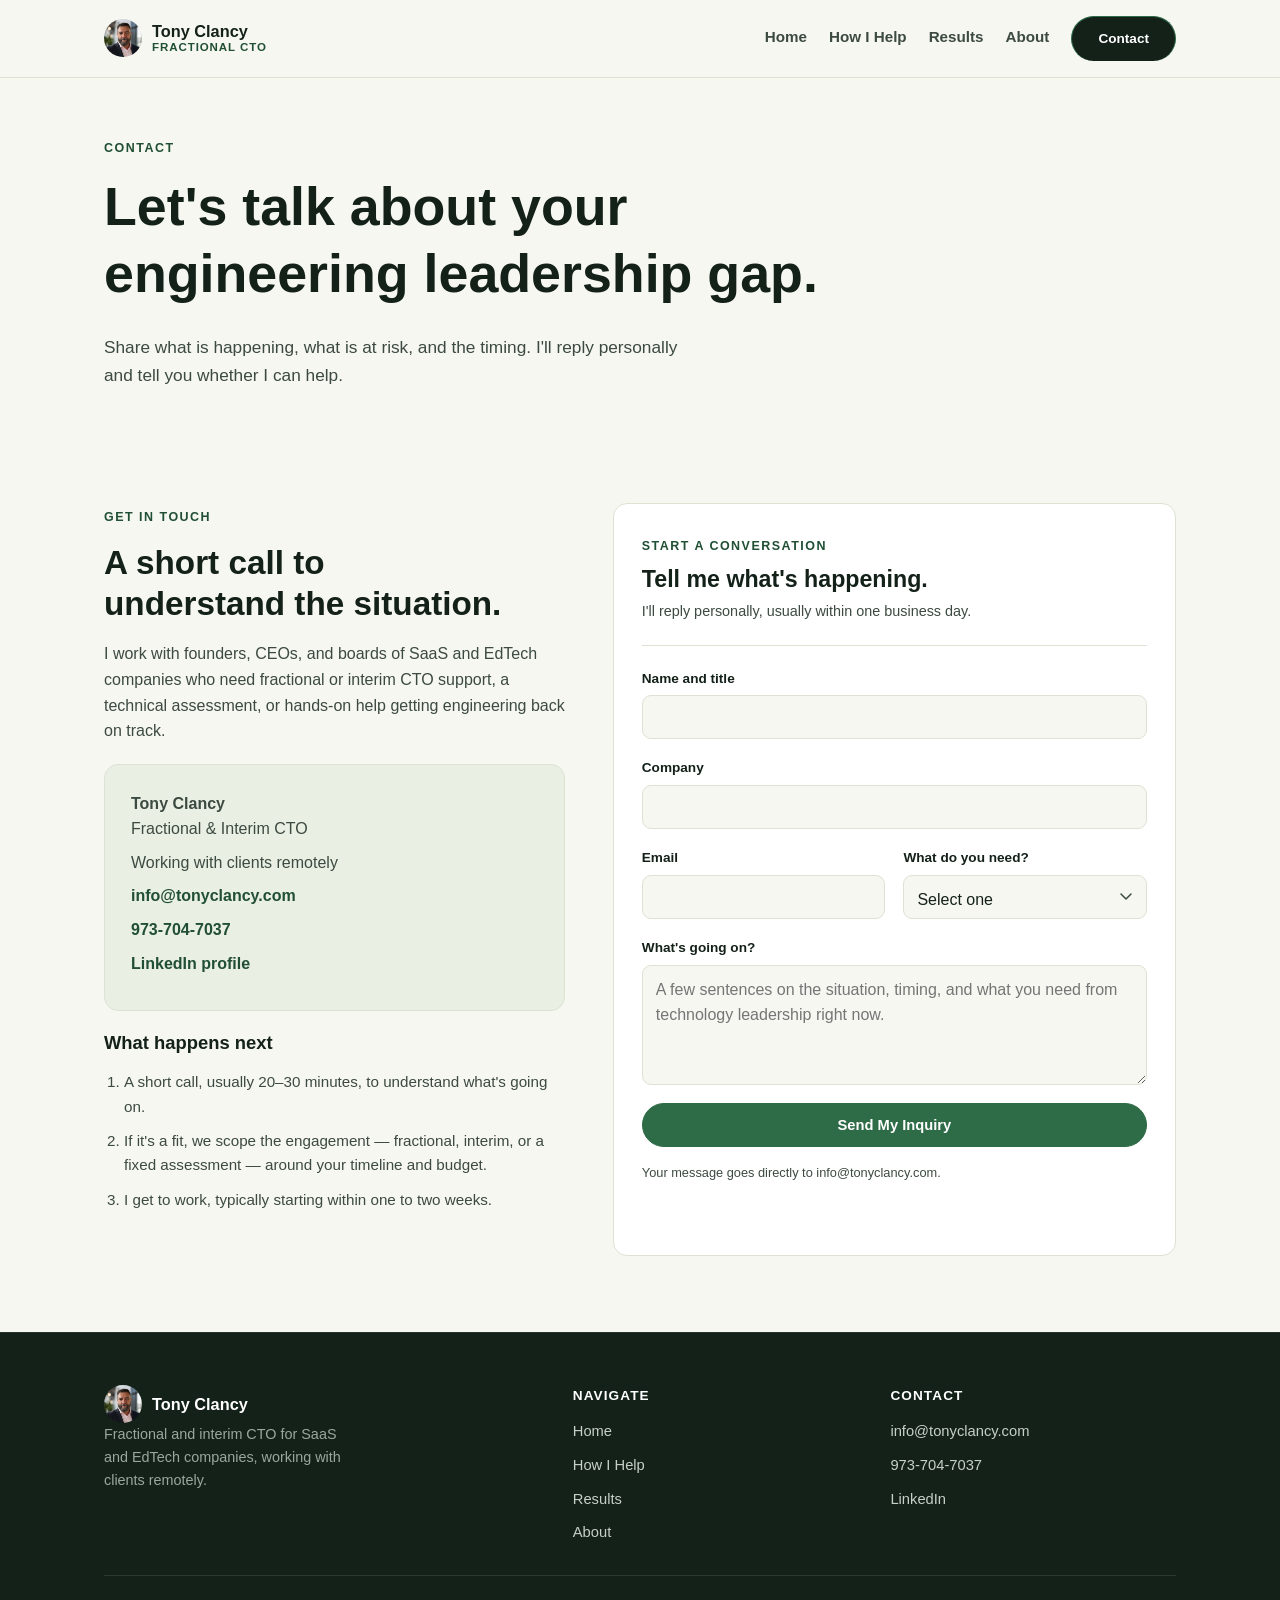
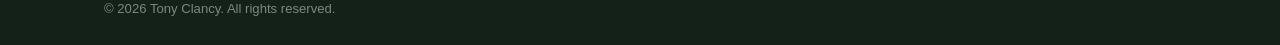
<file: contact.html>
<!DOCTYPE html>
<html lang="en">
<head>
<meta charset="utf-8"/>
<meta name="viewport" content="width=device-width, initial-scale=1"/>
<meta name="description" content="Contact Tony Clancy to talk about fractional or interim CTO support for your SaaS or EdTech company."/>
<meta name="theme-color" content="#132119"/>
<title>Contact | Tony Clancy, Fractional CTO</title>
<link rel="canonical" href="https://tonyclancy.com/contact.html"/>
<link rel="icon" href="assets/favicon-32.png" sizes="32x32" type="image/png"/>
<link rel="icon" href="assets/favicon-16.png" sizes="16x16" type="image/png"/>
<link rel="apple-touch-icon" href="assets/apple-touch-icon.png"/>
<meta property="og:type" content="website"/>
<meta property="og:site_name" content="Tony Clancy"/>
<meta property="og:title" content="Contact | Tony Clancy, Fractional CTO"/>
<meta property="og:description" content="Contact Tony Clancy to talk about fractional or interim CTO support for your SaaS or EdTech company."/>
<meta property="og:url" content="https://tonyclancy.com/contact.html"/>
<meta property="og:image" content="https://tonyclancy.com/assets/og-card.png"/>
<meta property="og:image:width" content="1200"/>
<meta property="og:image:height" content="630"/>
<meta property="og:image:alt" content="Tony Clancy — Fractional &amp; Interim CTO"/>
<meta name="twitter:card" content="summary_large_image"/>
<meta name="twitter:title" content="Contact | Tony Clancy, Fractional CTO"/>
<meta name="twitter:description" content="Contact Tony Clancy to talk about fractional or interim CTO support for your SaaS or EdTech company."/>
<meta name="twitter:image" content="https://tonyclancy.com/assets/og-card.png"/>
<link rel="stylesheet" href="styles.css"/>
</head>
<body>
<a class="skip-link" href="#main">Skip to main content</a>
<header class="site-header">
  <div class="shell nav-shell">
    <a class="brand" href="index.html" aria-label="Tony Clancy home">
      <img class="brand-mark" src="assets/tony-clancy.png" alt="Tony Clancy"/>
      <span class="brand-text"><span class="brand-name">Tony Clancy</span><span class="brand-tagline">Fractional CTO</span></span>
    </a>
    <button class="nav-toggle" aria-controls="site-nav" aria-expanded="false" aria-label="Open navigation"><span></span><span></span><span></span></button>
    <nav class="site-nav" id="site-nav" aria-label="Primary navigation">
      <a href="index.html">Home</a>
      <a href="how-i-help.html">How I Help</a>
      <a href="results.html">Results</a>
      <a href="about.html">About</a>
      <a class="button button-small" href="contact.html" aria-current="page">Contact</a>
    </nav>
  </div>
</header>

<main id="main">

  <section class="page-hero">
    <div class="shell">
      <p class="eyebrow">Contact</p>
      <h1>Let's talk about your engineering leadership gap.</h1>
      <p class="lede">Share what is happening, what is at risk, and the timing. I'll reply personally and tell you whether I can help.</p>
    </div>
  </section>

  <section class="section">
    <div class="shell contact-layout">

      <div class="contact-details">
        <p class="eyebrow dark">Get in Touch</p>
        <h2>A short call to understand the situation.</h2>
        <p>I work with founders, CEOs, and boards of SaaS and EdTech companies who need fractional or interim CTO support, a technical assessment, or hands-on help getting engineering back on track.</p>
        <div class="contact-card">
          <p><strong>Tony Clancy</strong><br/>Fractional &amp; Interim CTO</p>
          <p>Working with clients remotely</p>
          <p><a href="mailto:info@tonyclancy.com">info@tonyclancy.com</a></p>
          <p><a href="tel:+19737047037">973-704-7037</a></p>
          <p><a href="https://www.linkedin.com/in/tony-clancy-8623101/">LinkedIn profile</a></p>
        </div>
        <div class="next-steps">
          <h3>What happens next</h3>
          <ol>
            <li>A short call, usually 20–30 minutes, to understand what's going on.</li>
            <li>If it's a fit, we scope the engagement — fractional, interim, or a fixed assessment — around your timeline and budget.</li>
            <li>I get to work, typically starting within one to two weeks.</li>
          </ol>
        </div>
      </div>

      <form class="contact-form" id="contact-form" novalidate>
        <input type="hidden" name="access_key" value="3351c577-b017-454e-85af-092180a9fc42"/>
        <input type="hidden" name="subject" value="New fractional CTO inquiry from tonyclancy.com"/>
        <input type="checkbox" name="botcheck" style="display:none"/>
        <div class="form-intro">
          <p class="eyebrow dark">Start a Conversation</p>
          <h2>Tell me what's happening.</h2>
          <p>I'll reply personally, usually within one business day.</p>
        </div>
        <div class="form-grid">
          <div class="field full">
            <label for="name">Name and title</label>
            <input id="name" name="name" autocomplete="name" required/>
            <p class="field-error"></p>
          </div>
          <div class="field full">
            <label for="company">Company</label>
            <input id="company" name="company" autocomplete="organization" required/>
            <p class="field-error"></p>
          </div>
          <div class="field">
            <label for="email">Email</label>
            <input id="email" name="email" type="email" autocomplete="email" required/>
            <p class="field-error"></p>
          </div>
          <div class="field">
            <label for="need">What do you need?</label>
            <select id="need" name="need" required>
              <option value="">Select one</option>
              <option>Fractional CTO, ongoing</option>
              <option>Interim CTO during a search</option>
              <option>Technical assessment or diligence</option>
              <option>Not sure yet</option>
            </select>
            <p class="field-error"></p>
          </div>
          <div class="field full">
            <label for="message">What's going on?</label>
            <textarea id="message" name="message" placeholder="A few sentences on the situation, timing, and what you need from technology leadership right now."></textarea>
          </div>
          <div class="field full">
            <button class="button button-accent" type="submit">Send My Inquiry</button>
            <p class="form-note">Your message goes directly to info@tonyclancy.com.</p>
            <div class="form-status" aria-live="polite"></div>
          </div>
        </div>
      </form>

    </div>
  </section>

</main>

<footer class="site-footer">
  <div class="shell">
    <div class="footer-grid">
      <div class="footer-brand">
        <a class="brand" href="index.html"><img class="brand-mark" src="assets/tony-clancy.png" alt="Tony Clancy"/><span class="brand-name" style="color:#fff">Tony Clancy</span></a>
        <p>Fractional and interim CTO for SaaS and EdTech companies, working with clients remotely.</p>
      </div>
      <div>
        <p class="footer-heading">Navigate</p>
        <div class="footer-links"><a href="index.html">Home</a><a href="how-i-help.html">How I Help</a><a href="results.html">Results</a><a href="about.html">About</a></div>
      </div>
      <div>
        <p class="footer-heading">Contact</p>
        <div class="footer-links">
          <a href="mailto:info@tonyclancy.com">info@tonyclancy.com</a>
          <a href="tel:+19737047037">973-704-7037</a>
          <a href="https://www.linkedin.com/in/tony-clancy-8623101/">LinkedIn</a>
        </div>
      </div>
    </div>
    <div class="footer-bottom">
      <span>© <span data-year=""></span> Tony Clancy. All rights reserved.</span>
    </div>
  </div>
</footer>
<script src="script.js"></script>
</body>
</html>
</file>
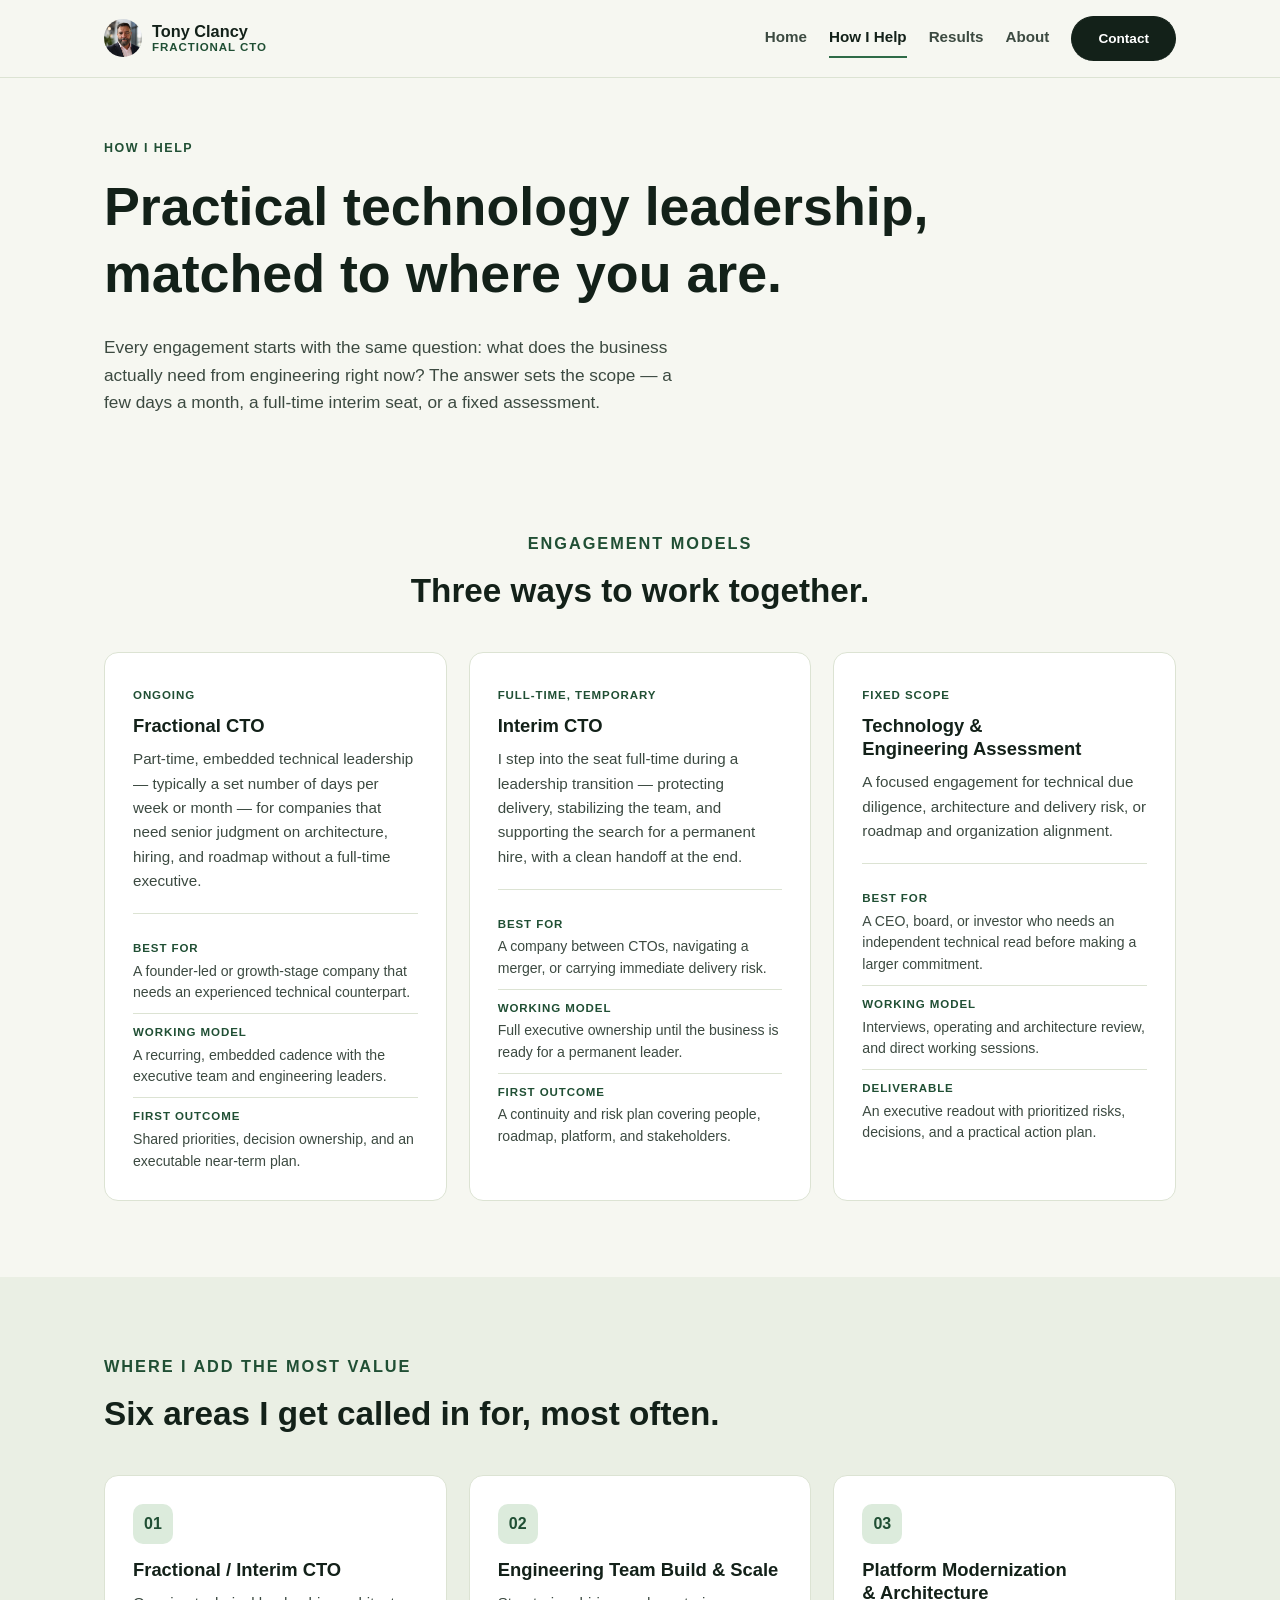
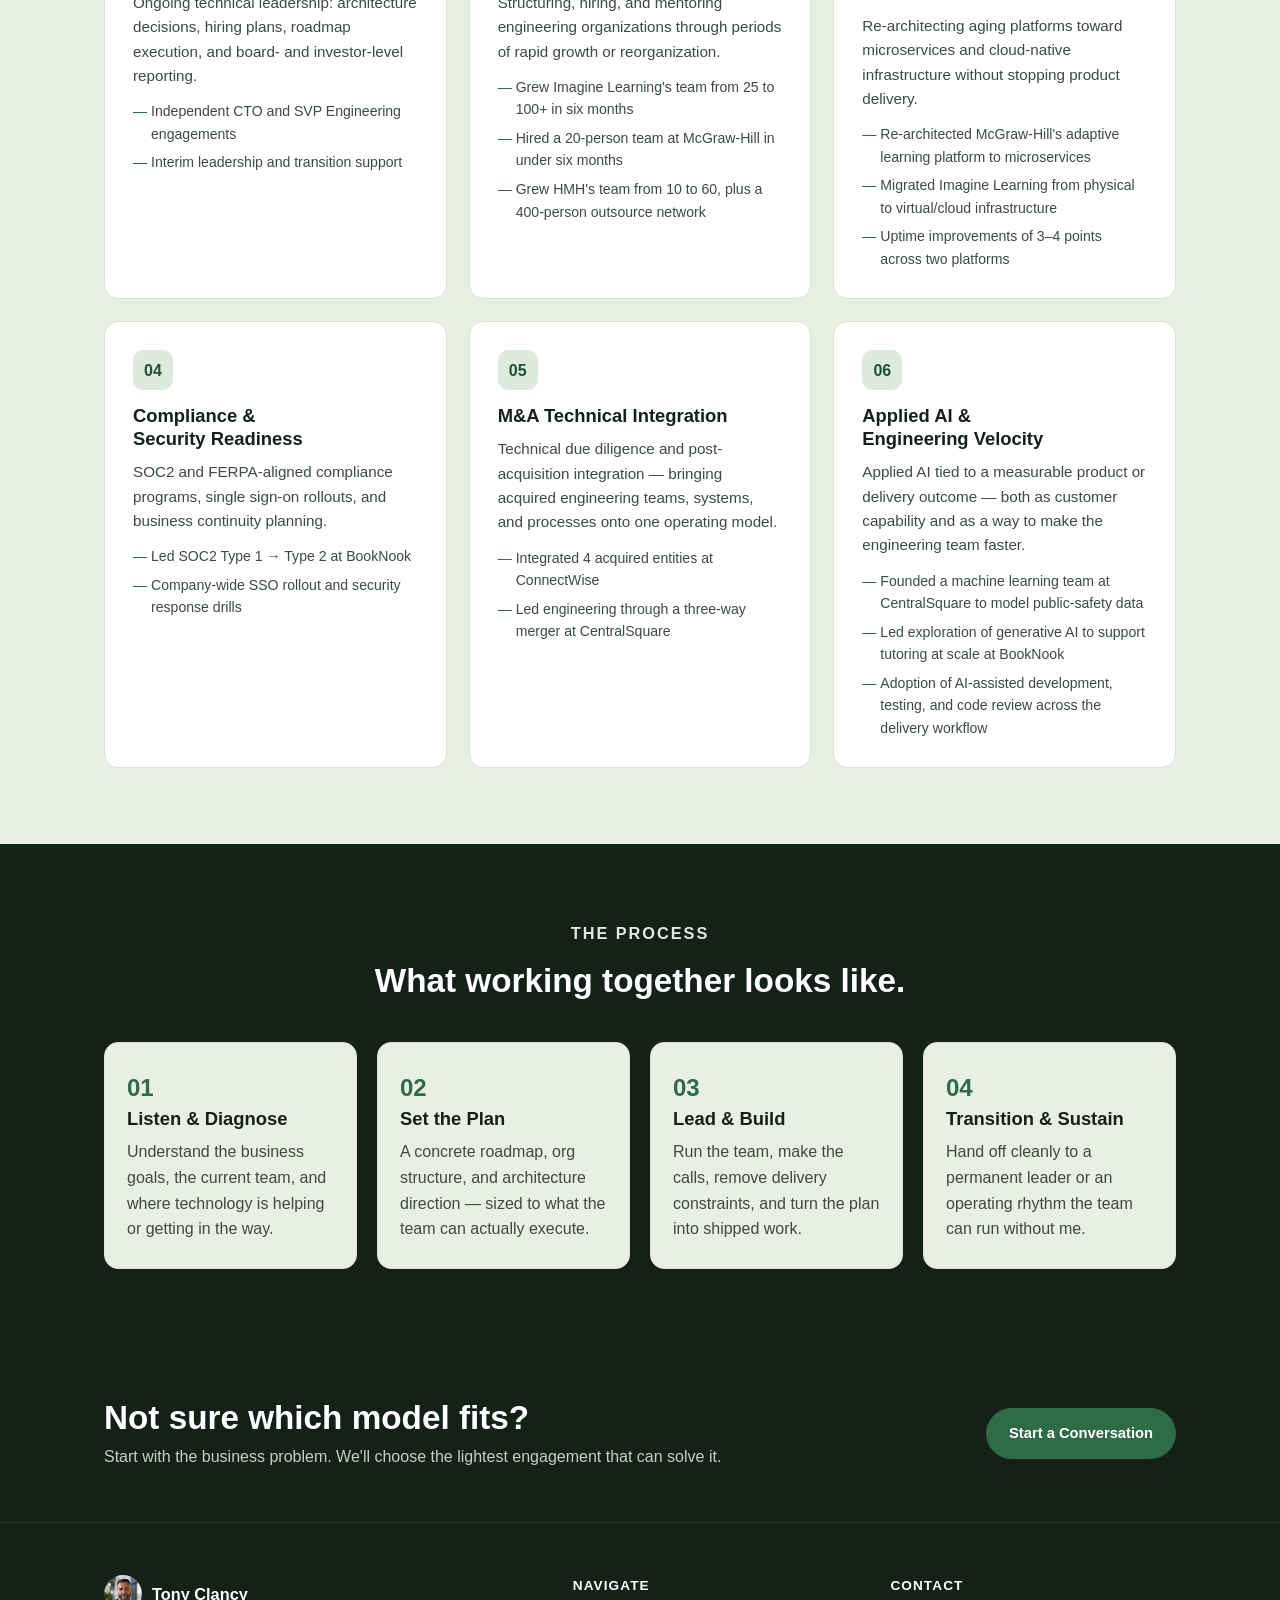
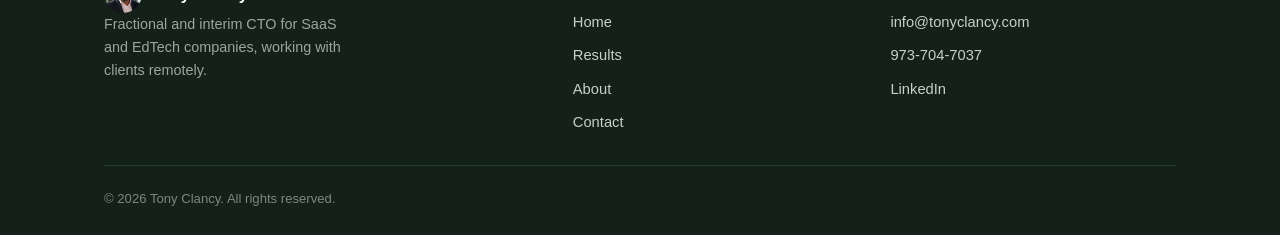
<file: how-i-help.html>
<!DOCTYPE html>
<html lang="en">
<head>
<meta charset="utf-8"/>
<meta name="viewport" content="width=device-width, initial-scale=1"/>
<meta name="description" content="How Tony Clancy helps SaaS and EdTech companies as a fractional or interim CTO: engineering leadership, platform modernization, compliance, and M&A technical integration."/>
<meta name="theme-color" content="#132119"/>
<title>How I Help | Tony Clancy, Fractional CTO</title>
<link rel="canonical" href="https://tonyclancy.com/how-i-help.html"/>
<link rel="icon" href="assets/favicon-32.png" sizes="32x32" type="image/png"/>
<link rel="icon" href="assets/favicon-16.png" sizes="16x16" type="image/png"/>
<link rel="apple-touch-icon" href="assets/apple-touch-icon.png"/>
<meta property="og:type" content="website"/>
<meta property="og:site_name" content="Tony Clancy"/>
<meta property="og:title" content="How I Help | Tony Clancy, Fractional CTO"/>
<meta property="og:description" content="How Tony Clancy helps SaaS and EdTech companies as a fractional or interim CTO: engineering leadership, platform modernization, compliance, and M&amp;A technical integration."/>
<meta property="og:url" content="https://tonyclancy.com/how-i-help.html"/>
<meta property="og:image" content="https://tonyclancy.com/assets/og-card.png"/>
<meta property="og:image:width" content="1200"/>
<meta property="og:image:height" content="630"/>
<meta property="og:image:alt" content="Tony Clancy — Fractional &amp; Interim CTO"/>
<meta name="twitter:card" content="summary_large_image"/>
<meta name="twitter:title" content="How I Help | Tony Clancy, Fractional CTO"/>
<meta name="twitter:description" content="How Tony Clancy helps SaaS and EdTech companies as a fractional or interim CTO: engineering leadership, platform modernization, compliance, and M&amp;A technical integration."/>
<meta name="twitter:image" content="https://tonyclancy.com/assets/og-card.png"/>
<link rel="stylesheet" href="styles.css"/>
</head>
<body>
<a class="skip-link" href="#main">Skip to main content</a>
<header class="site-header">
  <div class="shell nav-shell">
    <a class="brand" href="index.html" aria-label="Tony Clancy home">
      <img class="brand-mark" src="assets/tony-clancy.png" alt="Tony Clancy"/>
      <span class="brand-text"><span class="brand-name">Tony Clancy</span><span class="brand-tagline">Fractional CTO</span></span>
    </a>
    <button class="nav-toggle" aria-controls="site-nav" aria-expanded="false" aria-label="Open navigation"><span></span><span></span><span></span></button>
    <nav class="site-nav" id="site-nav" aria-label="Primary navigation">
      <a href="index.html">Home</a>
      <a href="how-i-help.html" aria-current="page">How I Help</a>
      <a href="results.html">Results</a>
      <a href="about.html">About</a>
      <a class="button button-small" href="contact.html">Contact</a>
    </nav>
  </div>
</header>

<main id="main">

  <section class="page-hero">
    <div class="shell">
      <p class="eyebrow">How I Help</p>
      <h1>Practical technology leadership, matched to where you are.</h1>
      <p class="lede">Every engagement starts with the same question: what does the business actually need from engineering right now? The answer sets the scope — a few days a month, a full-time interim seat, or a fixed assessment.</p>
    </div>
  </section>

  <section class="section">
    <div class="shell">
      <div class="section-heading center">
        <p class="eyebrow dark">Engagement Models</p>
        <h2>Three ways to work together.</h2>
      </div>
      <div class="grid-3">
        <article class="card">
          <span class="tag">Ongoing</span>
          <h3>Fractional CTO</h3>
          <p>Part-time, embedded technical leadership — typically a set number of days per week or month — for companies that need senior judgment on architecture, hiring, and roadmap without a full-time executive.</p>
          <dl class="model-details">
            <div><dt>Best for</dt><dd>A founder-led or growth-stage company that needs an experienced technical counterpart.</dd></div>
            <div><dt>Working model</dt><dd>A recurring, embedded cadence with the executive team and engineering leaders.</dd></div>
            <div><dt>First outcome</dt><dd>Shared priorities, decision ownership, and an executable near-term plan.</dd></div>
          </dl>
        </article>
        <article class="card">
          <span class="tag">Full-time, temporary</span>
          <h3>Interim CTO</h3>
          <p>I step into the seat full-time during a leadership transition — protecting delivery, stabilizing the team, and supporting the search for a permanent hire, with a clean handoff at the end.</p>
          <dl class="model-details">
            <div><dt>Best for</dt><dd>A company between CTOs, navigating a merger, or carrying immediate delivery risk.</dd></div>
            <div><dt>Working model</dt><dd>Full executive ownership until the business is ready for a permanent leader.</dd></div>
            <div><dt>First outcome</dt><dd>A continuity and risk plan covering people, roadmap, platform, and stakeholders.</dd></div>
          </dl>
        </article>
        <article class="card">
          <span class="tag">Fixed scope</span>
          <h3>Technology &amp; Engineering Assessment</h3>
          <p>A focused engagement for technical due diligence, architecture and delivery risk, or roadmap and organization alignment.</p>
          <dl class="model-details">
            <div><dt>Best for</dt><dd>A CEO, board, or investor who needs an independent technical read before making a larger commitment.</dd></div>
            <div><dt>Working model</dt><dd>Interviews, operating and architecture review, and direct working sessions.</dd></div>
            <div><dt>Deliverable</dt><dd>An executive readout with prioritized risks, decisions, and a practical action plan.</dd></div>
          </dl>
        </article>
      </div>
    </div>
  </section>

  <section class="section section-tint">
    <div class="shell">
      <div class="section-heading">
        <p class="eyebrow dark">Where I Add the Most Value</p>
        <h2>Six areas I get called in for, most often.</h2>
      </div>
      <div class="grid-3">
        <article class="card">
          <div class="number-badge">01</div>
          <h3>Fractional / Interim CTO</h3>
          <p>Ongoing technical leadership: architecture decisions, hiring plans, roadmap execution, and board- and investor-level reporting.</p>
          <ul>
            <li>Independent CTO and SVP Engineering engagements</li>
            <li>Interim leadership and transition support</li>
          </ul>
        </article>
        <article class="card">
          <div class="number-badge">02</div>
          <h3>Engineering Team Build &amp; Scale</h3>
          <p>Structuring, hiring, and mentoring engineering organizations through periods of rapid growth or reorganization.</p>
          <ul>
            <li>Grew Imagine Learning's team from 25 to 100+ in six months</li>
            <li>Hired a 20-person team at McGraw-Hill in under six months</li>
            <li>Grew HMH's team from 10 to 60, plus a 400-person outsource network</li>
          </ul>
        </article>
        <article class="card">
          <div class="number-badge">03</div>
          <h3>Platform Modernization &amp; Architecture</h3>
          <p>Re-architecting aging platforms toward microservices and cloud-native infrastructure without stopping product delivery.</p>
          <ul>
            <li>Re-architected McGraw-Hill's adaptive learning platform to microservices</li>
            <li>Migrated Imagine Learning from physical to virtual/cloud infrastructure</li>
            <li>Uptime improvements of 3–4 points across two platforms</li>
          </ul>
        </article>
        <article class="card">
          <div class="number-badge">04</div>
          <h3>Compliance &amp; Security Readiness</h3>
          <p>SOC2 and FERPA-aligned compliance programs, single sign-on rollouts, and business continuity planning.</p>
          <ul>
            <li>Led SOC2 Type 1 → Type 2 at BookNook</li>
            <li>Company-wide SSO rollout and security response drills</li>
          </ul>
        </article>
        <article class="card">
          <div class="number-badge">05</div>
          <h3>M&amp;A Technical Integration</h3>
          <p>Technical due diligence and post-acquisition integration — bringing acquired engineering teams, systems, and processes onto one operating model.</p>
          <ul>
            <li>Integrated 4 acquired entities at ConnectWise</li>
            <li>Led engineering through a three-way merger at CentralSquare</li>
          </ul>
        </article>
        <article class="card">
          <div class="number-badge">06</div>
          <h3>Applied AI &amp; Engineering Velocity</h3>
          <p>Applied AI tied to a measurable product or delivery outcome — both as customer capability and as a way to make the engineering team faster.</p>
          <ul>
            <li>Founded a machine learning team at CentralSquare to model public-safety data</li>
            <li>Led exploration of generative AI to support tutoring at scale at BookNook</li>
            <li>Adoption of AI-assisted development, testing, and code review across the delivery workflow</li>
          </ul>
        </article>
      </div>
    </div>
  </section>

  <section class="section section-dark">
    <div class="shell">
      <div class="section-heading center">
        <p class="eyebrow on-dark">The Process</p>
        <h2>What working together looks like.</h2>
      </div>
      <div class="process-grid">
        <div class="process-step"><span>01</span><h3>Listen &amp; Diagnose</h3><p>Understand the business goals, the current team, and where technology is helping or getting in the way.</p></div>
        <div class="process-step"><span>02</span><h3>Set the Plan</h3><p>A concrete roadmap, org structure, and architecture direction — sized to what the team can actually execute.</p></div>
        <div class="process-step"><span>03</span><h3>Lead &amp; Build</h3><p>Run the team, make the calls, remove delivery constraints, and turn the plan into shipped work.</p></div>
        <div class="process-step"><span>04</span><h3>Transition &amp; Sustain</h3><p>Hand off cleanly to a permanent leader or an operating rhythm the team can run without me.</p></div>
      </div>
    </div>
  </section>

  <section class="cta-band">
    <div class="shell cta-inner">
      <div>
        <h2>Not sure which model fits?</h2>
        <p>Start with the business problem. We'll choose the lightest engagement that can solve it.</p>
      </div>
      <a class="button button-accent" href="contact.html">Start a Conversation</a>
    </div>
  </section>

</main>

<footer class="site-footer">
  <div class="shell">
    <div class="footer-grid">
      <div class="footer-brand">
        <a class="brand" href="index.html"><img class="brand-mark" src="assets/tony-clancy.png" alt="Tony Clancy"/><span class="brand-name" style="color:#fff">Tony Clancy</span></a>
        <p>Fractional and interim CTO for SaaS and EdTech companies, working with clients remotely.</p>
      </div>
      <div>
        <p class="footer-heading">Navigate</p>
        <div class="footer-links"><a href="index.html">Home</a><a href="results.html">Results</a><a href="about.html">About</a><a href="contact.html">Contact</a></div>
      </div>
      <div>
        <p class="footer-heading">Contact</p>
        <div class="footer-links">
          <a href="mailto:info@tonyclancy.com">info@tonyclancy.com</a>
          <a href="tel:+19737047037">973-704-7037</a>
          <a href="https://www.linkedin.com/in/tony-clancy-8623101/">LinkedIn</a>
        </div>
      </div>
    </div>
    <div class="footer-bottom">
      <span>© <span data-year=""></span> Tony Clancy. All rights reserved.</span>
    </div>
  </div>
</footer>
<script src="script.js"></script>
</body>
</html>
</file>
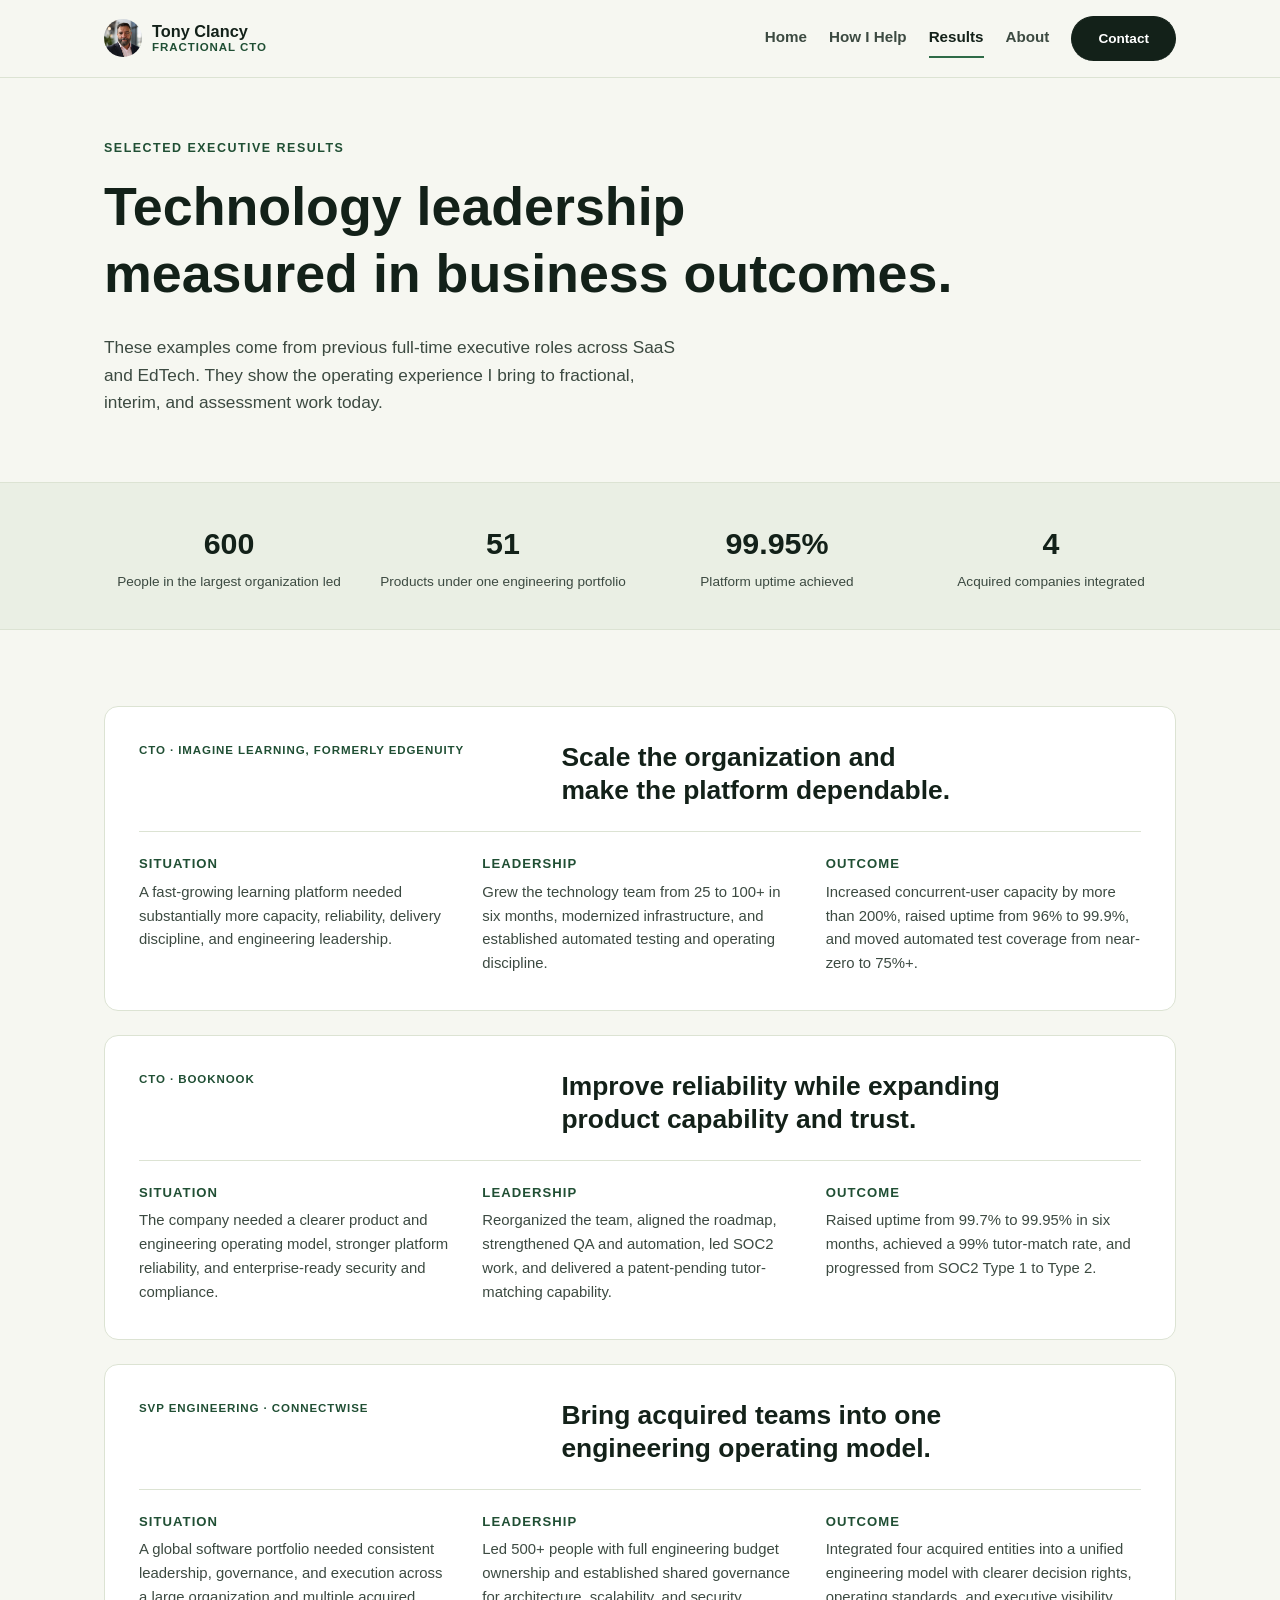
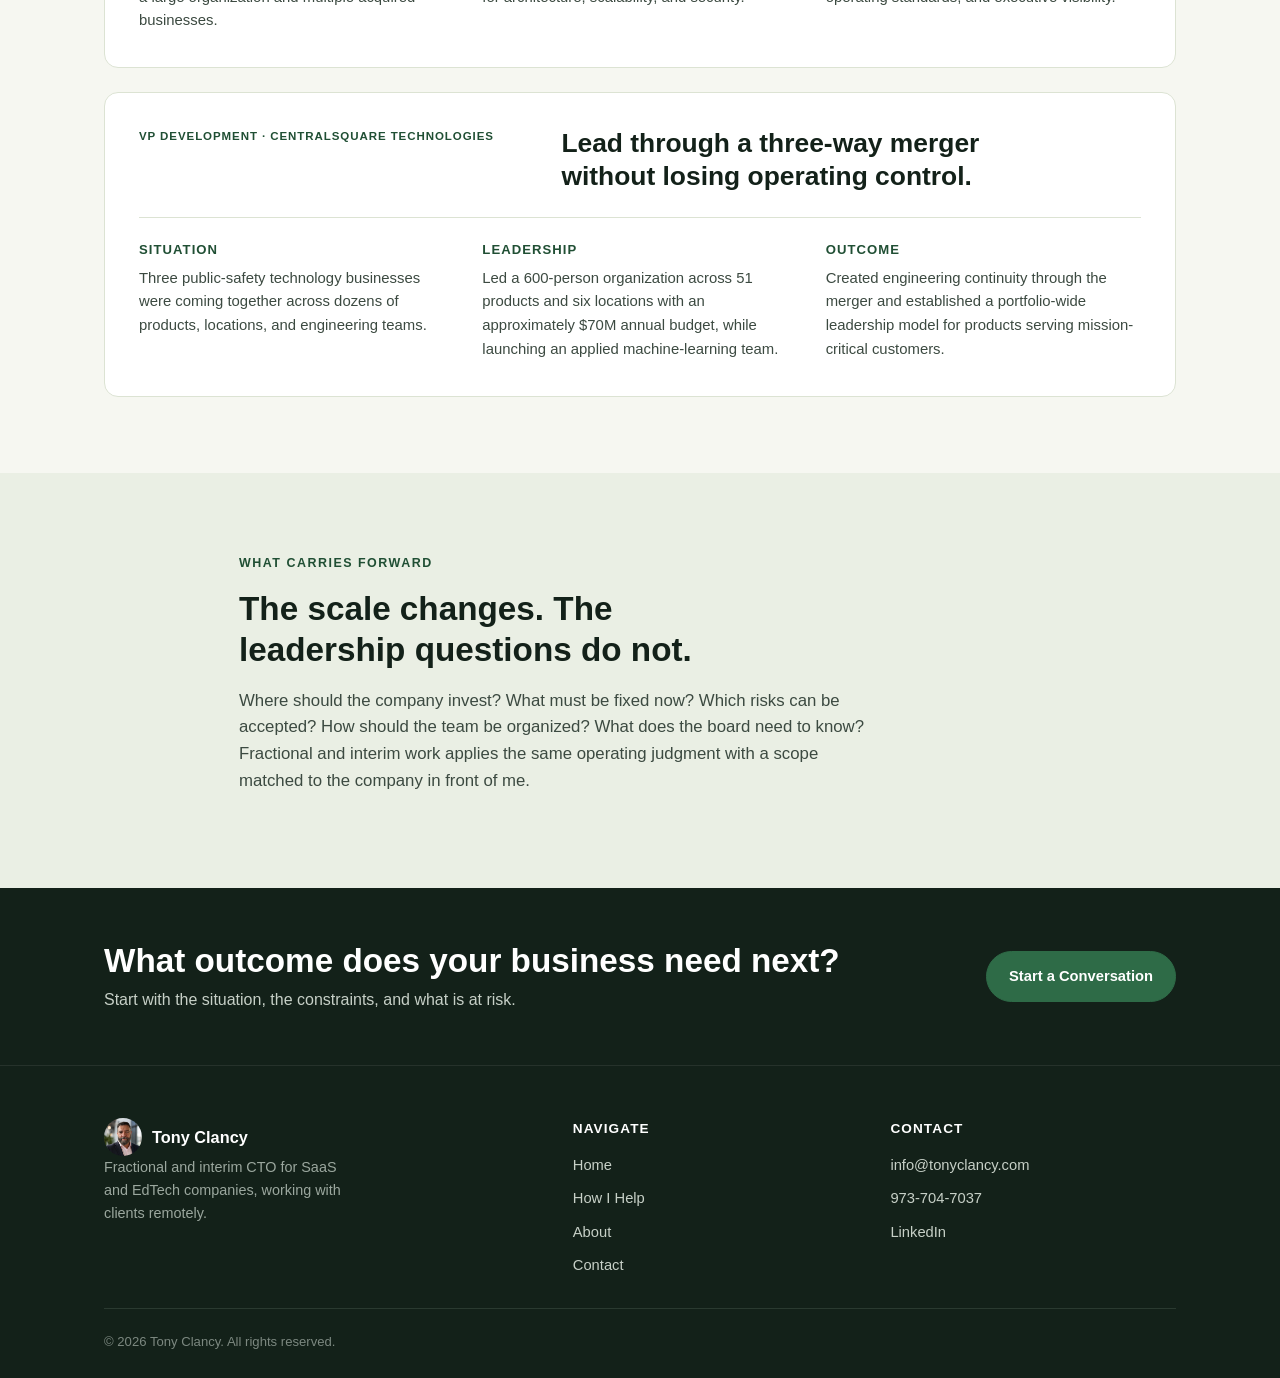
<file: results.html>
<!DOCTYPE html>
<html lang="en">
<head>
<meta charset="utf-8"/>
<meta name="viewport" content="width=device-width, initial-scale=1"/>
<meta name="description" content="Selected technology leadership results from Tony Clancy's executive roles across SaaS and EdTech: engineering scale, platform reliability, M&A integration, compliance, and applied AI."/>
<meta name="theme-color" content="#132119"/>
<title>Results | Tony Clancy, Fractional CTO</title>
<link rel="canonical" href="https://tonyclancy.com/results.html"/>
<link rel="icon" href="assets/favicon-32.png" sizes="32x32" type="image/png"/>
<link rel="icon" href="assets/favicon-16.png" sizes="16x16" type="image/png"/>
<link rel="apple-touch-icon" href="assets/apple-touch-icon.png"/>
<meta property="og:type" content="website"/>
<meta property="og:site_name" content="Tony Clancy"/>
<meta property="og:title" content="Results | Tony Clancy, Fractional CTO"/>
<meta property="og:description" content="Selected technology leadership results across SaaS and EdTech: engineering scale, platform reliability, M&amp;A integration, compliance, and applied AI."/>
<meta property="og:url" content="https://tonyclancy.com/results.html"/>
<meta property="og:image" content="https://tonyclancy.com/assets/og-card.png"/>
<meta property="og:image:width" content="1200"/>
<meta property="og:image:height" content="630"/>
<meta property="og:image:alt" content="Tony Clancy — Fractional &amp; Interim CTO"/>
<meta name="twitter:card" content="summary_large_image"/>
<meta name="twitter:title" content="Results | Tony Clancy, Fractional CTO"/>
<meta name="twitter:description" content="Selected technology leadership results across SaaS and EdTech."/>
<meta name="twitter:image" content="https://tonyclancy.com/assets/og-card.png"/>
<link rel="stylesheet" href="styles.css"/>
</head>
<body>
<a class="skip-link" href="#main">Skip to main content</a>
<header class="site-header">
  <div class="shell nav-shell">
    <a class="brand" href="index.html" aria-label="Tony Clancy home">
      <img class="brand-mark" src="assets/tony-clancy.png" alt="Tony Clancy"/>
      <span class="brand-text"><span class="brand-name">Tony Clancy</span><span class="brand-tagline">Fractional CTO</span></span>
    </a>
    <button class="nav-toggle" aria-controls="site-nav" aria-expanded="false" aria-label="Open navigation"><span></span><span></span><span></span></button>
    <nav class="site-nav" id="site-nav" aria-label="Primary navigation">
      <a href="index.html">Home</a>
      <a href="how-i-help.html">How I Help</a>
      <a href="results.html" aria-current="page">Results</a>
      <a href="about.html">About</a>
      <a class="button button-small" href="contact.html">Contact</a>
    </nav>
  </div>
</header>

<main id="main">

  <section class="page-hero results-hero">
    <div class="shell">
      <p class="eyebrow">Selected Executive Results</p>
      <h1>Technology leadership measured in business outcomes.</h1>
      <p class="lede">These examples come from previous full-time executive roles across SaaS and EdTech. They show the operating experience I bring to fractional, interim, and assessment work today.</p>
    </div>
  </section>

  <section class="stat-strip" aria-label="Selected leadership metrics">
    <div class="shell stat-grid">
      <div class="stat"><b>600</b><span>People in the largest organization led</span></div>
      <div class="stat"><b>51</b><span>Products under one engineering portfolio</span></div>
      <div class="stat"><b>99.95%</b><span>Platform uptime achieved</span></div>
      <div class="stat"><b>4</b><span>Acquired companies integrated</span></div>
    </div>
  </section>

  <section class="section">
    <div class="shell results-list">
      <article class="result-case">
        <div class="result-intro">
          <span class="tag">CTO · Imagine Learning, formerly Edgenuity</span>
          <h2>Scale the organization and make the platform dependable.</h2>
        </div>
        <div class="result-detail">
          <div><h3>Situation</h3><p>A fast-growing learning platform needed substantially more capacity, reliability, delivery discipline, and engineering leadership.</p></div>
          <div><h3>Leadership</h3><p>Grew the technology team from 25 to 100+ in six months, modernized infrastructure, and established automated testing and operating discipline.</p></div>
          <div><h3>Outcome</h3><p>Increased concurrent-user capacity by more than 200%, raised uptime from 96% to 99.9%, and moved automated test coverage from near-zero to 75%+.</p></div>
        </div>
      </article>

      <article class="result-case">
        <div class="result-intro">
          <span class="tag">CTO · BookNook</span>
          <h2>Improve reliability while expanding product capability and trust.</h2>
        </div>
        <div class="result-detail">
          <div><h3>Situation</h3><p>The company needed a clearer product and engineering operating model, stronger platform reliability, and enterprise-ready security and compliance.</p></div>
          <div><h3>Leadership</h3><p>Reorganized the team, aligned the roadmap, strengthened QA and automation, led SOC2 work, and delivered a patent-pending tutor-matching capability.</p></div>
          <div><h3>Outcome</h3><p>Raised uptime from 99.7% to 99.95% in six months, achieved a 99% tutor-match rate, and progressed from SOC2 Type 1 to Type 2.</p></div>
        </div>
      </article>

      <article class="result-case">
        <div class="result-intro">
          <span class="tag">SVP Engineering · ConnectWise</span>
          <h2>Bring acquired teams into one engineering operating model.</h2>
        </div>
        <div class="result-detail">
          <div><h3>Situation</h3><p>A global software portfolio needed consistent leadership, governance, and execution across a large organization and multiple acquired businesses.</p></div>
          <div><h3>Leadership</h3><p>Led 500+ people with full engineering budget ownership and established shared governance for architecture, scalability, and security.</p></div>
          <div><h3>Outcome</h3><p>Integrated four acquired entities into a unified engineering model with clearer decision rights, operating standards, and executive visibility.</p></div>
        </div>
      </article>

      <article class="result-case">
        <div class="result-intro">
          <span class="tag">VP Development · CentralSquare Technologies</span>
          <h2>Lead through a three-way merger without losing operating control.</h2>
        </div>
        <div class="result-detail">
          <div><h3>Situation</h3><p>Three public-safety technology businesses were coming together across dozens of products, locations, and engineering teams.</p></div>
          <div><h3>Leadership</h3><p>Led a 600-person organization across 51 products and six locations with an approximately $70M annual budget, while launching an applied machine-learning team.</p></div>
          <div><h3>Outcome</h3><p>Created engineering continuity through the merger and established a portfolio-wide leadership model for products serving mission-critical customers.</p></div>
        </div>
      </article>
    </div>
  </section>

  <section class="section section-tint">
    <div class="shell results-note">
      <p class="eyebrow dark">What Carries Forward</p>
      <h2>The scale changes. The leadership questions do not.</h2>
      <p>Where should the company invest? What must be fixed now? Which risks can be accepted? How should the team be organized? What does the board need to know? Fractional and interim work applies the same operating judgment with a scope matched to the company in front of me.</p>
    </div>
  </section>

  <section class="cta-band">
    <div class="shell cta-inner">
      <div>
        <h2>What outcome does your business need next?</h2>
        <p>Start with the situation, the constraints, and what is at risk.</p>
      </div>
      <a class="button button-accent" href="contact.html">Start a Conversation</a>
    </div>
  </section>

</main>

<footer class="site-footer">
  <div class="shell">
    <div class="footer-grid">
      <div class="footer-brand">
        <a class="brand" href="index.html"><img class="brand-mark" src="assets/tony-clancy.png" alt="Tony Clancy"/><span class="brand-name" style="color:#fff">Tony Clancy</span></a>
        <p>Fractional and interim CTO for SaaS and EdTech companies, working with clients remotely.</p>
      </div>
      <div>
        <p class="footer-heading">Navigate</p>
        <div class="footer-links"><a href="index.html">Home</a><a href="how-i-help.html">How I Help</a><a href="about.html">About</a><a href="contact.html">Contact</a></div>
      </div>
      <div>
        <p class="footer-heading">Contact</p>
        <div class="footer-links">
          <a href="mailto:info@tonyclancy.com">info@tonyclancy.com</a>
          <a href="tel:+19737047037">973-704-7037</a>
          <a href="https://www.linkedin.com/in/tony-clancy-8623101/">LinkedIn</a>
        </div>
      </div>
    </div>
    <div class="footer-bottom"><span>© <span data-year=""></span> Tony Clancy. All rights reserved.</span></div>
  </div>
</footer>
<script src="script.js"></script>
</body>
</html>
</file>
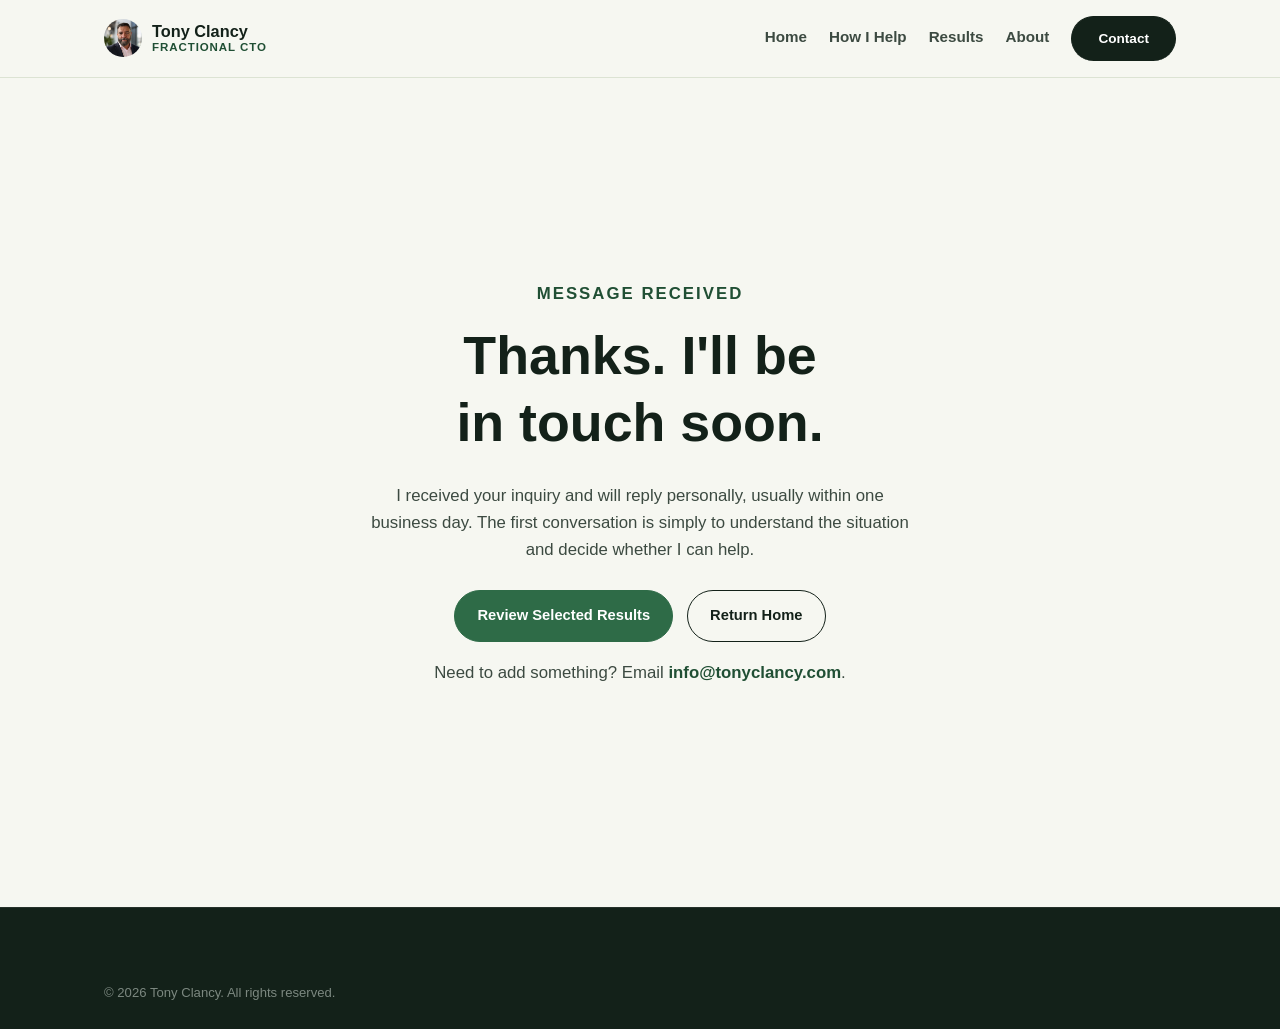
<file: thanks.html>
<!DOCTYPE html>
<html lang="en">
<head>
<meta charset="utf-8"/>
<meta name="viewport" content="width=device-width, initial-scale=1"/>
<meta name="robots" content="noindex"/>
<meta name="theme-color" content="#132119"/>
<title>Message Received | Tony Clancy</title>
<link rel="icon" href="assets/favicon-32.png" sizes="32x32" type="image/png"/>
<link rel="icon" href="assets/favicon-16.png" sizes="16x16" type="image/png"/>
<link rel="apple-touch-icon" href="assets/apple-touch-icon.png"/>
<link rel="stylesheet" href="styles.css"/>
</head>
<body>
<a class="skip-link" href="#main">Skip to main content</a>
<header class="site-header">
  <div class="shell nav-shell">
    <a class="brand" href="index.html" aria-label="Tony Clancy home">
      <img class="brand-mark" src="assets/tony-clancy.png" alt="Tony Clancy"/>
      <span class="brand-text"><span class="brand-name">Tony Clancy</span><span class="brand-tagline">Fractional CTO</span></span>
    </a>
    <button class="nav-toggle" aria-controls="site-nav" aria-expanded="false" aria-label="Open navigation"><span></span><span></span><span></span></button>
    <nav class="site-nav" id="site-nav" aria-label="Primary navigation">
      <a href="index.html">Home</a>
      <a href="how-i-help.html">How I Help</a>
      <a href="results.html">Results</a>
      <a href="about.html">About</a>
      <a class="button button-small" href="contact.html">Contact</a>
    </nav>
  </div>
</header>

<main id="main" class="confirmation-main">
  <section class="confirmation-panel">
    <div class="shell confirmation-inner">
      <p class="eyebrow">Message Received</p>
      <h1>Thanks. I'll be in touch soon.</h1>
      <p>I received your inquiry and will reply personally, usually within one business day. The first conversation is simply to understand the situation and decide whether I can help.</p>
      <div class="hero-actions">
        <a class="button button-accent" href="results.html">Review Selected Results</a>
        <a class="button button-ghost" href="index.html">Return Home</a>
      </div>
      <p class="confirmation-note">Need to add something? Email <a href="mailto:info@tonyclancy.com">info@tonyclancy.com</a>.</p>
    </div>
  </section>
</main>

<footer class="site-footer">
  <div class="shell">
    <div class="footer-bottom"><span>© <span data-year=""></span> Tony Clancy. All rights reserved.</span></div>
  </div>
</footer>
<script src="script.js"></script>
</body>
</html>
</file>
<file: styles.css>
/* Tony Clancy — Fractional CTO site */

:root{
  --ink:#132119;
  --ink-soft:#3C4A41;
  --paper:#F6F7F1;
  --paper-alt:#EAEFE4;
  --panel-dark:#132119;
  --panel-dark-2:#1D2E24;
  --line:#DCE3D3;
  --accent:#2E6B47;
  --accent-dark:#204F34;
  --accent-soft:#DCEBDC;
  --white:#FFFFFF;
  --shadow: 0 20px 45px -25px rgba(19,33,25,0.35);
  --radius:14px;
  --maxw:1120px;
}

*{box-sizing:border-box;}
html{scroll-behavior:smooth;}
body{
  margin:0;
  font-family: Verdana, Geneva, "Segoe UI", Helvetica, Arial, sans-serif;
  background:var(--paper);
  color:var(--ink);
  line-height:1.6;
  -webkit-font-smoothing:antialiased;
}
h1,h2,h3,h4{
  font-family: Verdana, Geneva, "Segoe UI", Helvetica, Arial, sans-serif;
  line-height:1.25;
  margin:0 0 .5em;
  color:var(--ink);
  letter-spacing:0;
  text-wrap:balance;
}
h1{font-size:clamp(2.1rem,4.2vw,3.4rem); font-weight:700;}
h2{font-size:clamp(1.5rem,2.6vw,2.2rem); font-weight:700;}
h3{font-size:1.15rem; font-weight:700;}
p{margin:0 0 1em; color:var(--ink-soft);}
a{color:inherit; text-decoration:none;}
img{max-width:100%; display:block;}
ul{margin:0; padding:0; list-style:none;}

.shell{max-width:var(--maxw); margin:0 auto; padding:0 24px;}

.skip-link{position:absolute; left:-999px; top:auto;}
.skip-link:focus{left:16px; top:16px; background:var(--ink); color:var(--white); padding:10px 16px; border-radius:8px; z-index:200;}

/* Header */
.site-header{
  position:sticky; top:0; z-index:100;
  background:rgba(246,247,241,0.92);
  backdrop-filter:saturate(160%) blur(8px);
  border-bottom:1px solid var(--line);
}
.nav-shell{display:flex; align-items:center; justify-content:space-between; padding:16px 24px;}
.brand{display:flex; align-items:center; gap:10px; font-weight:700;}
.brand-mark{
  width:38px; height:38px; border-radius:50%;
  object-fit:cover;
  flex:none;
}
.brand-text{display:flex; flex-direction:column; line-height:1.15;}
.brand-name{font-size:1.02rem; color:var(--ink);}
.brand-tagline{font-size:0.72rem; color:var(--accent-dark); text-transform:uppercase; letter-spacing:0.08em; font-weight:600;}

.nav-toggle{
  display:none; background:none; border:0; width:38px; height:32px; padding:0;
  flex-direction:column; justify-content:space-between; cursor:pointer;
}
.nav-toggle span{display:block; height:2px; background:var(--ink); border-radius:2px;}

.site-nav{display:flex; align-items:center; gap:22px; font-weight:600; font-size:0.95rem;}
.site-nav a{color:var(--ink-soft); padding:6px 0; border-bottom:2px solid transparent;}
.site-nav a:hover, .site-nav a[aria-current="page"]{color:var(--ink); border-color:var(--accent);}
.site-nav a.button, .site-nav a.button:hover, .site-nav a.button[aria-current="page"]{color:var(--white); border-bottom:0;}
.site-nav a.button{flex-shrink:0; white-space:nowrap; padding:11px 26px;}

.button{
  display:inline-flex; align-items:center; justify-content:center; gap:8px;
  background:var(--ink); color:var(--white); font-weight:700; font-size:0.92rem;
  padding:13px 22px; border-radius:999px; border:1px solid var(--ink);
  transition:transform .15s ease, background .15s ease;
}
.button:hover{background:#000; transform:translateY(-1px);}
.button-small{padding:11px 26px; font-size:0.85rem;}
.button-ghost{background:transparent; color:var(--ink); border:1px solid var(--ink);}
.button-ghost:hover{background:var(--ink); color:var(--white);}
.button-accent{background:var(--accent); border-color:var(--accent);}
.button-accent:hover{background:var(--accent-dark); border-color:var(--accent-dark);}

/* Hero */
.hero{padding:44px 0 48px;}
.hero-grid{display:grid; grid-template-columns:1.35fr .65fr; gap:48px; align-items:center;}
.eyebrow{
  display:inline-block; text-transform:uppercase; letter-spacing:0.12em; font-size:0.78rem;
  font-weight:700; color:var(--accent-dark); margin-bottom:14px;
}
.eyebrow.on-dark{color:var(--accent-soft);}
h1 span{color:var(--accent-dark);}
.hero-lede{font-size:1.12rem; max-width:44ch;}
.hero-actions{display:flex; gap:14px; flex-wrap:wrap; margin:26px 0 18px;}
.credibility{font-size:0.86rem; color:var(--ink-soft); opacity:0.85;}

.hero-panel{
  background:var(--panel-dark); color:var(--white); border-radius:20px;
  padding:32px; box-shadow:var(--shadow);
}
.hero-panel .panel-label{color:var(--accent-soft); text-transform:uppercase; letter-spacing:0.1em; font-size:0.74rem; font-weight:700; margin-bottom:10px;}
.hero-panel h2{color:var(--white); font-size:1.35rem; margin-bottom:16px;}
.hero-panel ul{display:flex; flex-direction:column; gap:12px;}
.hero-panel li{
  padding-left:26px; position:relative; color:#D6DDD3; font-size:0.95rem;
}
.hero-panel li::before{
  content:""; position:absolute; left:0; top:7px; width:9px; height:9px;
  border-radius:2px; background:var(--accent);
}

/* stat strip */
.stat-strip{background:var(--paper-alt); border-top:1px solid var(--line); border-bottom:1px solid var(--line); padding:36px 0;}
.stat-grid{display:grid; grid-template-columns:repeat(4,1fr); gap:24px; text-align:center;}
.stat-grid .stat b{display:block; font-family:Verdana, Geneva, sans-serif; font-size:1.9rem; color:var(--ink); white-space:nowrap;}
.stat-grid .stat span{font-size:0.85rem; color:var(--ink-soft);}

/* sections */
.section{padding:76px 0;}
.section-tint{background:var(--paper-alt);}
.section-dark{background:var(--panel-dark); color:var(--white);}
.section-dark h2, .section-dark h3{color:var(--white);}
.section-dark p{color:#C7D0C7;}

.section-heading{max-width:860px; margin-bottom:40px;}
.section-heading.center{margin-left:auto; margin-right:auto; text-align:center;}
.section-heading p{font-size:1.02rem;}

/* card grids */
.grid-3{display:grid; grid-template-columns:repeat(3,1fr); gap:22px;}
.grid-2{display:grid; grid-template-columns:repeat(2,1fr); gap:22px;}

.card{
  background:var(--white); border:1px solid var(--line); border-radius:var(--radius);
  padding:28px; height:100%;
}
.tag{
  display:inline-block; font-size:0.72rem; font-weight:700; text-transform:uppercase;
  letter-spacing:0.08em; color:var(--accent-dark); margin-bottom:10px;
}
.card h3{margin-bottom:10px;}
.card p{margin-bottom:0; font-size:0.95rem;}
.card ul{margin-top:12px; display:flex; flex-direction:column; gap:6px;}
.card ul li{font-size:0.88rem; color:var(--ink-soft); padding-left:18px; position:relative;}
.card ul li::before{content:"—"; position:absolute; left:0; color:var(--accent);}

.model-details{margin:20px 0 0; padding-top:16px; border-top:1px solid var(--line);}
.model-details div{padding:9px 0; border-bottom:1px solid var(--line);}
.model-details div:last-child{border-bottom:0; padding-bottom:0;}
.model-details dt{font-size:0.72rem; font-weight:700; text-transform:uppercase; letter-spacing:0.08em; color:var(--accent-dark);}
.model-details dd{margin:3px 0 0; color:var(--ink-soft); font-size:0.88rem; line-height:1.55;}

.text-link{color:var(--accent-dark); font-weight:700; border-bottom:1px solid var(--accent);}
.text-link:hover{color:var(--ink);}

.card-dark{
  background:var(--panel-dark-2); border:1px solid #2A3A30; color:var(--white);
}
.card-dark h3{color:var(--white);}
.card-dark p{color:#C7D0C7;}

.number-badge{
  width:40px; height:40px; border-radius:10px; background:var(--accent-soft); color:var(--accent-dark);
  display:flex; align-items:center; justify-content:center; font-weight:700; font-family:Verdana, Geneva, sans-serif;
  margin-bottom:14px;
}

/* timeline */
.timeline{display:flex; flex-direction:column;}
.timeline-item{
  padding:26px 0; border-top:1px solid var(--line);
}
.timeline-item:last-child{border-bottom:1px solid var(--line);}
.timeline-role h3{margin-bottom:2px;}
.timeline-org{font-size:0.9rem; color:var(--ink-soft); font-weight:600; margin-bottom:10px;}
.timeline-role ul{display:flex; flex-direction:column; gap:6px;}
.timeline-role li{font-size:0.92rem; color:var(--ink-soft); padding-left:18px; position:relative;}
.timeline-role li::before{content:"—"; position:absolute; left:0; color:var(--accent);}

/* process */
.process-grid{display:grid; grid-template-columns:repeat(4,1fr); gap:20px;}
.process-step{padding:26px 22px; border-radius:var(--radius); background:var(--paper-alt); border:1px solid var(--line);}
.process-step span{font-family:Verdana, Geneva, sans-serif; font-weight:700; color:var(--accent); font-size:1.5rem;}
.process-step h3{color:var(--ink);}
.process-step p{color:var(--ink-soft); margin:0;}

/* beliefs */
.belief-grid{display:grid; grid-template-columns:repeat(2,1fr); gap:22px;}
.belief{padding:26px; border-radius:var(--radius); background:var(--panel-dark-2); border:1px solid #2A3A30;}
.belief h3{color:var(--white); margin-bottom:8px;}
.belief p{color:#C7D0C7; margin:0;}

/* leader */
.leader-grid{display:grid; grid-template-columns:220px 1fr; gap:44px; align-items:start;}
.leader-photo{
  width:200px; height:200px; border-radius:20px; object-fit:cover;
  box-shadow:var(--shadow);
}

/* page hero */
.page-hero{padding:56px 0 20px;}
.page-hero p.lede{font-size:1.08rem; max-width:60ch;}
.results-hero{padding-bottom:48px;}

/* results */
.results-list{display:flex; flex-direction:column; gap:24px;}
.result-case{background:var(--white); border:1px solid var(--line); border-radius:var(--radius); padding:34px;}
.result-intro{display:grid; grid-template-columns:0.8fr 1.2fr; gap:36px; align-items:start; padding-bottom:24px; border-bottom:1px solid var(--line);}
.result-intro h2{font-size:1.65rem; margin:0;}
.result-detail{display:grid; grid-template-columns:repeat(3,1fr); gap:28px; padding-top:24px;}
.result-detail h3{font-size:0.82rem; text-transform:uppercase; letter-spacing:0.08em; color:var(--accent-dark); margin-bottom:8px;}
.result-detail p{font-size:0.93rem; margin:0;}
.results-note{max-width:850px;}
.results-note p:last-child{font-size:1.05rem; max-width:68ch;}

/* CTA band */
.cta-band{background:var(--ink); color:var(--white); padding:52px 0;}
.cta-inner{display:flex; align-items:center; justify-content:space-between; gap:24px; flex-wrap:wrap;}
.cta-inner h2{color:var(--white); margin-bottom:6px;}
.cta-inner p{color:#C7D0C7; margin:0;}

/* contact */
.contact-layout{display:grid; grid-template-columns:0.9fr 1.1fr; gap:48px;}
.contact-card{
  background:var(--paper-alt); border:1px solid var(--line); border-radius:var(--radius);
  padding:26px; margin:20px 0;
}
.contact-card p{margin:0 0 8px;}
.contact-card a{color:var(--accent-dark); font-weight:600;}
.next-steps ol{list-style:decimal; padding-left:20px; display:flex; flex-direction:column; gap:10px;}
.next-steps li{color:var(--ink-soft); font-size:0.95rem;}
.next-steps h3{margin-bottom:10px;}

.contact-form{
  background:var(--white); border:1px solid var(--line); border-radius:var(--radius); padding:28px;
  display:flex; flex-direction:column;
}
.form-intro{padding-bottom:22px; margin-bottom:22px; border-bottom:1px solid var(--line);}
.form-intro .eyebrow{margin-bottom:8px;}
.form-intro h2{font-size:1.45rem; margin-bottom:6px;}
.form-intro p:last-child{font-size:0.9rem; margin:0;}
.form-grid{display:grid; grid-template-columns:1fr 1fr; gap:18px;}
.field{display:flex; flex-direction:column; gap:6px;}
.field.full{grid-column:1 / -1;}
label{font-size:0.85rem; font-weight:700; color:var(--ink);}
.field-error{display:none; margin:0; font-size:0.8rem; font-weight:600; color:#B3261E;}
.field.invalid input, .field.invalid select{border-color:#B3261E;}
.field.invalid .field-error{display:block;}
input, select, textarea{
  width:100%; font:inherit; padding:11px 13px; border-radius:9px; border:1px solid var(--line);
  background:var(--paper); color:var(--ink); height:44px; box-sizing:border-box;
}
textarea{height:auto; min-height:120px; resize:vertical;}
select{
  appearance:none; -webkit-appearance:none; -moz-appearance:none;
  padding-right:38px;
  background-image:url("data:image/svg+xml,%3Csvg xmlns='http://www.w3.org/2000/svg' width='12' height='8' viewBox='0 0 12 8'%3E%3Cpath d='M1 1L6 6L11 1' stroke='%233A4A41' stroke-width='1.5' fill='none' stroke-linecap='round' stroke-linejoin='round'/%3E%3C/svg%3E");
  background-repeat:no-repeat;
  background-position:right 14px center;
}
input:focus, select:focus, textarea:focus{outline:2px solid var(--accent); outline-offset:1px;}
.form-note{font-size:0.8rem; color:var(--ink-soft); margin-top:10px;}
.form-status{font-size:0.88rem; font-weight:600; min-height:1.2em; margin-top:8px;}

/* submission confirmation */
.confirmation-main{display:flex; min-height:calc(100vh - 71px);}
.confirmation-panel{display:flex; align-items:center; width:100%; padding:80px 0;}
.confirmation-inner{max-width:760px; text-align:center;}
.confirmation-inner p{font-size:1.05rem; max-width:58ch; margin-left:auto; margin-right:auto;}
.confirmation-inner .hero-actions{justify-content:center;}
.confirmation-note a{color:var(--accent-dark); font-weight:700;}

/* footer */
.site-footer{background:var(--panel-dark); color:#C7D0C7; padding:52px 0 26px; margin-top:0; border-top:1px solid rgba(255,255,255,0.08);}
.footer-grid{display:grid; grid-template-columns:1.3fr 0.85fr 0.85fr; gap:32px; padding-bottom:30px; border-bottom:1px solid #2A3A30;}
.footer-brand p{color:#9BA79E; font-size:0.9rem; max-width:32ch;}
.footer-heading{color:var(--white); font-weight:700; font-size:0.85rem; text-transform:uppercase; letter-spacing:0.08em; margin-bottom:14px;}
.footer-links{display:flex; flex-direction:column; gap:10px; font-size:0.92rem;}
.footer-links a:hover{color:var(--white);}
.footer-bottom{display:flex; justify-content:space-between; padding-top:22px; font-size:0.82rem; color:#7C8880; flex-wrap:wrap; gap:8px;}

@media (max-width: 1100px){
  .hero-grid{grid-template-columns:1.1fr .9fr; gap:40px;}
}

@media (max-width: 880px){
  .hero-grid, .grid-3, .grid-2, .belief-grid, .contact-layout, .leader-grid, .process-grid, .footer-grid, .result-intro, .result-detail{
    grid-template-columns:1fr;
  }
  .stat-grid{grid-template-columns:repeat(2,1fr);}
  .form-grid{grid-template-columns:1fr;}
  .site-nav{
    position:absolute; top:100%; left:0; right:0; background:var(--paper);
    flex-direction:column; align-items:flex-start; gap:4px; padding:14px 24px 20px;
    border-bottom:1px solid var(--line); display:none;
  }
  .site-nav.open{display:flex;}
  .site-nav a:not(.button){width:100%; padding:10px 0;}
  .site-nav a.button{margin-top:6px;}
  .nav-toggle{display:flex;}
  .leader-photo{width:120px; height:120px;}
  .contact-form{order:-1;}
  .result-intro{gap:8px;}
  .result-detail{gap:20px;}
  .result-case{padding:26px;}
}

@media (max-width: 560px){
  .shell{padding-left:20px; padding-right:20px;}
  .nav-shell{padding-left:20px; padding-right:20px;}
  .hero{padding-top:48px;}
  .hero-panel{padding:26px; border-radius:14px;}
  .stat-strip{padding:28px 0;}
  .stat-grid{gap:20px 14px;}
  .stat-grid .stat b{font-size:1.55rem;}
  .section{padding:60px 0;}
  .page-hero{padding-top:48px;}
  .contact-layout{gap:36px;}
  .contact-form{padding:22px;}
  .result-case{padding:22px;}
}
</file>
<file: firstdescent/style.css>
@font-face {
  font-family: 'Barlow Condensed';
  font-style: normal;
  font-weight: 600;
  font-display: swap;
  src: url(assets/font-0.woff2) format('woff2');
}
@font-face {
  font-family: 'Barlow Condensed';
  font-style: normal;
  font-weight: 700;
  font-display: swap;
  src: url(assets/font-1.woff2) format('woff2');
}
@font-face {
  font-family: 'Barlow Condensed';
  font-style: normal;
  font-weight: 800;
  font-display: swap;
  src: url(assets/font-2.woff2) format('woff2');
}
@font-face {
  font-family: 'Barlow Condensed';
  font-style: normal;
  font-weight: 900;
  font-display: swap;
  src: url(assets/font-3.woff2) format('woff2');
}
@font-face {
  font-family: 'DM Sans';
  font-style: normal;
  font-weight: 400;
  font-display: swap;
  src: url(assets/font-4.woff2) format('woff2');
}
@font-face {
  font-family: 'DM Sans';
  font-style: normal;
  font-weight: 500;
  font-display: swap;
  src: url(assets/font-5.woff2) format('woff2');
}
@font-face {
  font-family: 'DM Sans';
  font-style: normal;
  font-weight: 600;
  font-display: swap;
  src: url(assets/font-6.woff2) format('woff2');
}
@font-face {
  font-family: 'DM Sans';
  font-style: normal;
  font-weight: 700;
  font-display: swap;
  src: url(assets/font-7.woff2) format('woff2');
}
:root{color-scheme:dark;--bg:#080c16;--panel:#0e1420;--muted:#81909f;--mint:#a0f5d8;--line:#25313b}*{box-sizing:border-box}body{margin:0;background:var(--bg);color:#ecf4f3;font-family:'DM Sans',Arial,sans-serif}main{max-width:1680px;margin:auto;padding:0 48px}header{height:105px;display:flex;align-items:center;justify-content:space-between}.brand{color:inherit;text-decoration:none;display:flex;align-items:center;font-size:26px;font-weight:700;gap:13px}.sigil{font-size:39px;color:var(--mint)}.brandline{font-size:12px;letter-spacing:2px;border-left:1px solid #35404a;margin-left:8px;padding-left:23px}.header-right{display:flex;align-items:center;gap:23px}.edition{font-size:11px;letter-spacing:1.6px;color:var(--muted)}button{font:inherit;cursor:pointer;color:inherit}button:focus-visible,a:focus-visible,canvas:focus-visible{outline:2px solid var(--mint);outline-offset:4px}.header-right button{background:transparent;border:0;font-size:11px;letter-spacing:1px;padding:12px 0}#fullscreen{font-size:25px;padding:8px}.console{border:1px solid #35404b;border-radius:4px;overflow:hidden;box-shadow:0 25px 100px #0005}.hud{height:89px;background:var(--panel);display:flex;align-items:center;justify-content:space-between;padding:0 30px}.eyebrow{font-size:11px;letter-spacing:1.8px;color:var(--muted);display:block;font-weight:500}.eyebrow b{font-weight:400;color:var(--mint);margin-left:12px}.hud strong{display:block;font-weight:500;font-size:16px;letter-spacing:1.2px;margin-top:9px}.scoreblock{text-align:center}.scoreblock strong{font-family:monospace;font-size:25px;letter-spacing:4px}.hullblock{text-align:right}#hearts{color:var(--mint);font-size:23px;letter-spacing:3px;margin-top:3px}.stage{position:relative;background:#08121e;aspect-ratio:1440/760;overflow:hidden}canvas{width:100%;height:100%;display:block;touch-action:none}.scanlines{position:absolute;inset:0;pointer-events:none;opacity:.035;background:repeating-linear-gradient(transparent 0px,transparent 3px,#000 4px)}.overlay{position:absolute;inset:0;display:flex;align-items:center;background:linear-gradient(90deg,#07101cdd 0%,#08101c80 44%,transparent 77%)}.overlay.hidden{display:none}.intro{padding-left:5.8%;max-width:70%}.mint{color:var(--mint);display:flex;align-items:center;gap:14px;font-size:10px}.line{width:35px;height:1px;background:var(--mint)}h1{font-family:'Barlow Condensed','Arial Narrow',Impact,sans-serif;font-size:clamp(54px,7.8vw,128px);letter-spacing:-1px;line-height:.83;font-weight:800;margin:32px 0 25px;position:relative}h1 em{font-style:normal;color:var(--mint)}.title-square{font-family:Arial;font-size:17px;vertical-align:top;margin-left:10px}.introcopy{font-size:15px;line-height:1.65;color:#aebfc5;margin:0 0 28px}.primary{padding:18px 22px;min-width:235px;background:var(--mint);border:1px solid var(--mint);border-radius:2px;color:#0a201c;font-size:12px;letter-spacing:1.6px;font-weight:700;display:flex;align-items:center;justify-content:space-between;gap:32px}.primary:hover{background:#c3ffe8;box-shadow:0 0 28px #8afac733}.primary span{font-size:20px}.launch-caption{margin-top:17px;color:#90a4aa;font-size:9px;letter-spacing:1.5px}.launch-caption i{font-style:normal;padding:0 8px;color:var(--mint)}.missionnote{position:absolute;bottom:37px;right:36px;text-align:right}.missionnote strong{font-size:12px;letter-spacing:2px;display:block;margin-top:8px}.missionnote p{font-size:11px;color:#869ba6;margin:8px 0 0}.equipment{display:flex;align-items:center;gap:44px;padding:21px 30px;background:var(--panel);min-height:84px}.equipment>div{display:flex;align-items:center;gap:15px}.equipment-icon{font-size:29px;color:var(--mint)}.equipment .eyebrow{font-size:9px;letter-spacing:1.6px}.equipment strong{display:block;margin-top:7px;font-size:12px;font-weight:500;color:#d9e4e5;letter-spacing:1.5px}.equipment .progress-wrap{display:block;margin-left:auto;width:21%}.progress{height:3px;background:#293a41;margin-top:13px}.progress i{display:block;height:100%;width:0;background:var(--mint)}.live{color:#92afa7;letter-spacing:1.4px;font-size:9px;white-space:nowrap}footer{display:flex;align-items:center;justify-content:space-between;padding:28px 0}.controls{display:flex;gap:25px}.controls>span{display:flex;align-items:center;gap:9px;font-size:9px;letter-spacing:1px;color:#90a0ae}kbd{font-family:inherit;border:1px solid #303b48;border-radius:3px;padding:5px 7px;font-size:10px;color:#bdc8d1;background:#101724}.or{color:#47535e}.footer-note{font-size:9px;letter-spacing:2px;color:#5e717f}#announcement{position:absolute;top:30%;left:0;right:0;text-align:center;font-family:'Barlow Condensed',Impact,sans-serif;font-size:clamp(25px,4vw,60px);letter-spacing:6px;color:var(--mint);pointer-events:none;text-shadow:0 3px 25px #000;transition:opacity .4s;opacity:0}#announcement small{display:block;font:11px 'DM Sans',sans-serif;letter-spacing:4px;margin-top:12px;color:#fff}.pause{position:absolute;right:22px;top:22px;background:#081420b0;border:1px solid #47616a;border-radius:3px;padding:9px 14px}#bossbar{position:absolute;top:22px;left:26%;width:48%;text-align:center}#bossbar span{font-size:10px;letter-spacing:3px;color:#ffc2bd}#bossbar>div{height:5px;margin-top:9px;background:#51272e}#bosshealth{display:block;height:100%;background:#ff786e;width:100%;box-shadow:0 0 15px #ff675b80}.mobile-hint,#touchControls{display:none}.stage:fullscreen{aspect-ratio:auto;display:flex;align-items:center}.stage:fullscreen canvas{object-fit:contain}.overlay .result-title{font-size:clamp(45px,6vw,90px)}@media(max-width:1050px){main{padding:0 22px}.edition,.footer-note{display:none}.equipment{gap:22px}.live{display:none}header{height:80px}.hud{height:76px}h1{margin:22px 0}.introcopy{font-size:13px;margin-bottom:20px}.primary{padding:12px 18px}.missionnote{bottom:20px;right:20px}}@media(max-width:680px){main{padding:0 10px}.brandline{display:none}header{height:64px}.hud{padding:0 14px;height:64px}.hud strong{font-size:11px}.eyebrow{font-size:8px}#hearts{font-size:17px}.scoreblock strong{font-size:17px}.stage{aspect-ratio:1.25}.intro{max-width:100%;padding-left:7%}h1{font-size:68px}.missionnote{display:none}.equipment{padding:15px 12px;gap:20px}.equipment .progress-wrap{display:none}.equipment .eyebrow{font-size:8px}.equipment strong{font-size:10px}.controls{flex-wrap:wrap;gap:10px}footer{padding:16px 0}.controls>span{font-size:8px}.mobile-hint{display:block;font-size:11px;color:#81909f;text-align:center;margin-bottom:20px}.launch-caption{font-size:8px}}@media(pointer:coarse){#touchControls.active{display:flex;position:absolute;bottom:14px;left:14px;right:14px;align-items:center;justify-content:space-between;pointer-events:none}#touchControls button{pointer-events:auto;border:1px solid #a0f5d8;background:#142c32c0;border-radius:50%;width:62px;height:62px;font-size:10px}#touchControls span{font-size:9px;letter-spacing:1px;color:#a9c8ce}.controls{display:none}}
.equipment{gap:25px}.equipment .loadout{display:block}.loadout strong{font-size:10px}.equipment .progress-wrap{width:16%}.live{display:none}#announcement{font-size:clamp(24px,3vw,45px);top:23%;letter-spacing:4px}.stage{aspect-ratio:1440/760}canvas{object-fit:fill}@media(max-width:680px){.equipment{flex-wrap:wrap;gap:16px}.equipment .loadout{margin-left:auto}.stage{aspect-ratio:1.45}.intro{padding-top:10px;padding-bottom:10px}.intro h1{font-size:50px;margin:16px 0}.introcopy{font-size:11px;margin-bottom:14px}.launch-caption{font-size:7px;letter-spacing:1px}.mint{font-size:8px}.primary{padding:10px 14px;min-width:210px}.equipment .loadout strong{font-size:9px}}@media(max-width:420px){.stage{aspect-ratio:1.2}.equipment .loadout{margin-left:0}.intro h1{font-size:46px}}

@media(max-width:680px){.header-right{gap:13px}.header-right button{font-size:10px}}

.records-view .intro{max-height:100%;overflow-y:auto;padding-top:18px;padding-bottom:18px}.records-view .result-title{font-size:clamp(30px,4vw,56px);margin:12px 0}.records-view .introcopy{font-size:clamp(11px,1.2vw,15px);line-height:1.7;max-height:180px;overflow-y:auto}.records-view .launch-caption{margin-top:10px}

#bosstactic{display:block;margin-top:7px;font-size:10px;color:#deebe8;letter-spacing:.6px;text-shadow:0 1px 4px #000}

#announcement.compact{top:12%;left:24px;right:auto;max-width:65%;text-align:left;font:600 clamp(12px,1.2vw,18px) 'DM Sans',sans-serif;letter-spacing:1.5px;padding:10px 14px;background:linear-gradient(90deg,#07121ce6,#07121c00);border-left:2px solid #a0f5d8;}#announcement.compact small{font-size:9px;line-height:1.5;letter-spacing:1.5px;margin-top:6px;}

/* Expedition title: the live 3D ship remains visible behind this light HUD. */
.title-screen{isolation:isolate;background:linear-gradient(90deg,#05101aef 0%,#06141baf 35%,#07121b18 72%),linear-gradient(0deg,#050d16ee,transparent 34%);align-items:flex-start}
.title-screen .intro{padding:5.2% 0 0 5.4%;max-width:58%;z-index:2}
.title-screen .mint{font-size:clamp(8px,.74vw,11px);letter-spacing:2px}
.signal-dot{width:6px;height:6px;border-radius:50%;background:#b9ffe1;box-shadow:0 0 14px #77efc9;animation:signal-glow 2.4s ease-in-out infinite}
.title-screen h1{font-size:clamp(68px,9.1vw,148px);letter-spacing:-1.5px;margin:25px 0 23px;line-height:.82;text-shadow:0 4px 35px #06131b}
.title-screen h1>span{font-size:.65em;letter-spacing:.16em;font-weight:600;line-height:1.2;color:#e2efed}
.title-screen h1 em{background:linear-gradient(140deg,#edfff8 5%,#a3fbd8 55%,#5fcbbb 100%);background-clip:text;-webkit-background-clip:text;color:transparent}
.title-screen .introcopy{color:#b5ccc9;font-size:clamp(12px,1.15vw,17px);margin-bottom:22px;line-height:1.65}
.intro-actions{display:flex;align-items:center;gap:22px;flex-wrap:wrap}
.title-screen .primary{min-width:244px;padding:17px 21px;font-size:11px;box-shadow:0 0 38px #91f9d51a;transition:box-shadow .2s,transform .2s}
.title-screen .primary:hover{transform:translateY(-2px);box-shadow:0 0 40px #91f9d542}
.theme-button{display:flex;align-items:center;gap:9px;padding:12px 0;border:0;background:none;color:#b7d5ce;font-size:9px;letter-spacing:1.2px}
.sound-bars{display:flex;align-items:center;gap:2px;height:17px}.sound-bars i{display:block;width:2px;height:5px;background:#a0f5d8}.sound-bars i:nth-child(2){height:13px}.sound-bars i:nth-child(3){height:9px}.sound-bars i:nth-child(4){height:16px}.playing .sound-bars i{animation:sound-level .7s ease-in-out infinite alternate}.playing .sound-bars i:nth-child(2){animation-delay:-.25s}.playing .sound-bars i:nth-child(3){animation-delay:-.45s}.playing .sound-bars i:nth-child(4){animation-delay:-.15s}
.title-screen .launch-caption{font-size:8px;letter-spacing:1.35px;color:#7d9c9f;margin-top:15px}
.title-screen .missionnote{right:6%;bottom:28%;text-align:right;z-index:1}.title-screen .missionnote strong{font-family:'Barlow Condensed',sans-serif;font-size:clamp(20px,2vw,31px);font-weight:600;line-height:1.1;letter-spacing:2px;color:#dfede9}.title-screen .missionnote p{font-size:9px;letter-spacing:.6px;color:#95b2b7}
.arrival-orbit{position:absolute;left:70%;top:42%;width:30%;aspect-ratio:1;transform:translate(-50%,-50%);pointer-events:none;z-index:-1;border:1px solid #9cfcd514;border-radius:50%;box-shadow:inset 0 0 80px #75cde60b,0 0 70px #84fbde0a}.arrival-orbit i{position:absolute;border-radius:50%;inset:5%;border:1px dashed #9cfcd52a;animation:orbital-drift 65s linear infinite}.arrival-orbit i:nth-child(2){inset:19%;border-style:solid;border-color:#9cfcd525;border-left-color:#a0f5d88c;animation-duration:44s;animation-direction:reverse}.arrival-orbit i:nth-child(3){inset:-8%;border-style:solid;border-color:transparent;border-bottom-color:#9cfcd529;animation-duration:85s}.arrival-orbit span{position:absolute;top:-19px;left:16%;font-size:8px;letter-spacing:1.8px;white-space:nowrap;color:#8bbcb7}
.expedition-rail{position:absolute;left:5.4%;right:5.4%;bottom:4.4%}.rail-label{display:flex;justify-content:space-between;font-size:8px;letter-spacing:2px;color:#90b3b0;margin-bottom:10px}.biome-strip{display:grid;grid-template-columns:repeat(3,1fr);gap:7px}.biome{position:relative;min-height:64px;height:5.2vw;max-height:83px;background-image:linear-gradient(0deg,#04101cee,transparent 90%),var(--biome);background-size:cover;background-position:center 48%;border-top:1px solid #b9e6d832;overflow:hidden}.biome:first-child{border-top-color:#b7ffe5}.biome b{position:absolute;top:7px;left:9px;font-family:monospace;font-weight:400;font-size:10px;color:#c4e3dc}.biome span{position:absolute;bottom:8px;left:9px;right:4px;font-family:'Barlow Condensed',sans-serif;font-size:clamp(9px,.82vw,13px);letter-spacing:1px;color:#c5dcd7}.biome:first-child span{color:#c4ffe6}
@keyframes orbital-drift{to{transform:rotate(360deg)}}@keyframes signal-glow{50%{opacity:.45}}@keyframes sound-level{to{transform:scaleY(.35)}}
@media(max-width:1050px){.title-screen .intro{padding-top:3.3%}.title-screen h1{font-size:9.5vw;margin:17px 0}.title-screen .introcopy{font-size:12px;margin-bottom:15px}.title-screen .primary{min-width:209px;padding:12px 16px;font-size:10px}.intro-actions{gap:13px}.title-screen .launch-caption{font-size:7px;margin-top:9px;letter-spacing:1px}.theme-button{font-size:8px}.biome{min-height:49px}.title-screen .missionnote{bottom:27%}.title-screen .missionnote p{max-width:155px;line-height:1.5}.rail-label{margin-bottom:7px}}
@media(max-width:680px){.title-screen .intro{max-width:90%;padding:5% 0 0 6%}.title-screen .mint{font-size:7px;letter-spacing:1px}.title-screen h1{font-size:12vw;margin:12px 0}.title-screen .introcopy{font-size:10px;line-height:1.5;margin-bottom:12px}.title-screen .primary{min-width:180px;padding:9px 13px;font-size:8px}.theme-button{font-size:7px;letter-spacing:.6px}.intro-actions{gap:12px}.title-screen .launch-caption{font-size:6px;letter-spacing:.6px}.arrival-orbit{left:79%;width:47%;opacity:.6}.arrival-orbit span{display:none}.expedition-rail{left:6%;right:6%;bottom:4%}.biome{min-height:26px;height:26px}.biome span,.rail-label{display:none}.biome b{top:7px;left:6px;font-size:8px}.biome-strip{gap:4px}.title-screen .missionnote{display:none}}
@media(max-width:420px){.title-screen h1{font-size:15vw}.title-screen .intro{padding-top:6%}.title-screen .introcopy{font-size:11px}.intro-actions{gap:10px}.theme-button{font-size:7px}.title-screen .primary{min-width:180px}.title-screen .launch-caption{font-size:6px}}
@media(prefers-reduced-motion:reduce){.arrival-orbit i,.signal-dot,.playing .sound-bars i{animation:none}.title-screen .primary{transition:none}}

/* A reachable in-game control also exits expanded mode on phones without the Fullscreen API. */
#fullscreen{font-size:11px;letter-spacing:.7px}.expand-game{position:absolute;z-index:12;right:80px;top:22px;background:#081420d9;border:1px solid #47616a;border-radius:3px;padding:12px 10px;font-size:9px;letter-spacing:.7px;min-height:40px}
.stage.expanded{position:fixed;inset:0;z-index:9999;width:100vw;height:100dvh;aspect-ratio:auto;display:flex;align-items:center;justify-content:center;background:#050b13}.game-expanded{overflow:hidden}
.stage:fullscreen canvas,.stage.expanded canvas{width:min(100vw,189.473684vh);height:auto;max-height:100dvh;aspect-ratio:1440/760;margin:auto;flex:none}
@media(max-width:680px){.expand-game{top:10px;right:65px;padding:10px 7px;font-size:8px}.pause{top:10px;right:10px}.header-right{gap:12px}}
/* Arrow-key play keeps canvas focus without outlining the fullscreen frame. */
.stage:fullscreen canvas:focus,.stage:fullscreen canvas:focus-visible,
.stage.expanded canvas:focus,.stage.expanded canvas:focus-visible{outline:none;outline-offset:0}

.orientation-hint{display:none;pointer-events:none}
@media(pointer:coarse) and (orientation:portrait){.stage:fullscreen .orientation-hint,.stage.expanded .orientation-hint{display:block;position:absolute;top:74px;left:16px;right:16px;text-align:center;color:#a0f5d8;font-size:12px;letter-spacing:.6px;z-index:13}}

/* The sector card can grow: destination and mission lines must never be clipped. */
.hud-sector{min-width:0}.hud-sector .mission-hud{display:block}.hud-sector strong{line-height:1.2}
.console:is(:fullscreen,.desktop-fit,.native-fullscreen),.console.expanded{--flight-hud:94px;--flight-equipment:60px;position:fixed;inset:0;z-index:9999;width:100%;height:100dvh;max-width:none;display:flex;flex-direction:column;border:0;border-radius:0;background:#050b13}
.console:is(:fullscreen,.desktop-fit,.native-fullscreen) .hud,.console.expanded .hud{height:auto;min-height:var(--flight-hud);flex:none;padding:12px 20px;gap:20px;line-height:1.2}
.console:is(:fullscreen,.desktop-fit,.native-fullscreen) .hud-sector,.console.expanded .hud-sector{max-width:65%}
.console:is(:fullscreen,.desktop-fit,.native-fullscreen) .equipment,.console.expanded .equipment{height:auto;min-height:var(--flight-equipment);flex:none;padding:10px 20px;gap:22px;flex-wrap:wrap}
.console:is(:fullscreen,.desktop-fit,.native-fullscreen) .stage,.console.expanded .stage{flex:1;min-height:0;width:100%;aspect-ratio:auto;display:flex;align-items:center;justify-content:center;container-type:size}
.console:is(:fullscreen,.desktop-fit,.native-fullscreen) #game,.console.expanded #game{width:min(100vw,calc((100dvh - var(--flight-hud) - var(--flight-equipment))*1.89473684));height:auto;max-width:100%;max-height:100%;aspect-ratio:1440/760;flex:none;object-fit:contain}
@supports(width:1cqw){.console:is(:fullscreen,.desktop-fit,.native-fullscreen) #game,.console.expanded #game{width:min(100cqw,189.473684cqh);height:min(100cqh,52.777778cqw)}}
.console:is(:fullscreen,.desktop-fit,.native-fullscreen) canvas:focus,.console:is(:fullscreen,.desktop-fit,.native-fullscreen) canvas:focus-visible,.console.expanded canvas:focus,.console.expanded canvas:focus-visible{outline:none;outline-offset:0}
.console:is(:fullscreen,.desktop-fit,.native-fullscreen) .progress-wrap,.console.expanded .progress-wrap{display:block;min-width:90px;width:18%}
@media(max-height:550px){.console:is(:fullscreen,.desktop-fit,.native-fullscreen),.console.expanded{--flight-hud:76px;--flight-equipment:46px}.console:is(:fullscreen,.desktop-fit,.native-fullscreen) .hud strong,.console.expanded .hud strong{font-size:11px;margin-top:4px}.console:is(:fullscreen,.desktop-fit,.native-fullscreen) .scoreblock strong,.console.expanded .scoreblock strong{font-size:18px}.console:is(:fullscreen,.desktop-fit,.native-fullscreen) .equipment,.console.expanded .equipment{padding:5px 12px;gap:15px}.console:is(:fullscreen,.desktop-fit,.native-fullscreen) .equipment strong,.console.expanded .equipment strong{font-size:9px;margin-top:3px}.console:is(:fullscreen,.desktop-fit,.native-fullscreen) .equipment-icon,.console.expanded .equipment-icon{font-size:21px}.console:is(:fullscreen,.desktop-fit,.native-fullscreen) .eyebrow,.console.expanded .eyebrow{font-size:8px}}

#homeScreenHint{margin:12px auto;padding:12px 16px;max-width:640px;color:#b5c9d1;background:#13202b;border:1px solid #35404b;border-radius:4px;font-size:13px;line-height:1.5}
@media(display-mode:standalone){.console.expanded{padding-top:env(safe-area-inset-top);padding-bottom:env(safe-area-inset-bottom);padding-left:env(safe-area-inset-left);padding-right:env(safe-area-inset-right)}.console.expanded canvas{max-width:100%;object-fit:contain}}
/* iPhone landscape: one native scroll gesture collapses Safari chrome. */
.safari-holder,.safari-spacer,.safari-swipe{display:none}
html.safari-unlock,html.safari-unlock body{overflow:visible!important;height:auto;overscroll-behavior-y:auto}
html.safari-unlock .safari-spacer{display:block;height:2000vh;width:1px;pointer-events:none}
html.safari-unlock .safari-swipe:not([hidden]){display:flex;position:fixed;inset:0;z-index:20000;align-items:center;justify-content:center;background:#061019d9;touch-action:pan-y;color:#dffbf4;text-align:center;padding:20px env(safe-area-inset-right) 20px env(safe-area-inset-left)}
.safari-swipe-card{max-width:440px;padding:20px;font-size:16px;line-height:1.5}.safari-swipe-card strong{letter-spacing:3px;color:#a0f5d8}.safari-swipe-card span{display:block;color:#a4bbc5;font-size:12px}.safari-swipe-card button{display:block;margin:20px auto 0;padding:12px;border:1px solid #617d89;border-radius:4px;background:#132733;font-size:11px}
html.safari-locked,html.safari-locked body{height:100dvh;overflow:hidden;position:relative;overscroll-behavior:none}
html.safari-locked .safari-holder{display:block;position:fixed;inset:0;z-index:9999;height:var(--safari-view-height,100dvh);overflow:hidden}
.safari-scroller{height:100%;overflow-x:hidden;overflow-y:auto;overscroll-behavior:none;scrollbar-width:none;-webkit-overflow-scrolling:touch}
.safari-track{height:calc(100% + 1px)}.safari-content{position:sticky;top:0;height:calc(100% - 1px)}
html.safari-locked .console.expanded{position:relative;inset:auto;height:100%;width:100%;padding-left:env(safe-area-inset-left);padding-right:env(safe-area-inset-right);padding-bottom:env(safe-area-inset-bottom)}
html.safari-locked .console.expanded #game{max-width:100%;object-fit:contain}
.hullblock .eyebrow b{color:#e9fff6;margin-left:8px}.hull-meter{width:166px;height:10px;margin:7px 0 3px auto;background:#2b2330;border:1px solid #58706d;border-radius:999px;overflow:hidden;box-shadow:inset 0 1px 4px #0008}.hull-meter i{display:block;width:100%;height:100%;background:linear-gradient(90deg,#ff716a,#ffc36b 38%,#a0f5d8 68%);box-shadow:0 0 10px #a0f5d888;transition:width .16s ease,filter .16s ease}.hullblock.low-hull .hull-meter i{filter:saturate(1.4);animation:hull-alert .65s steps(2,end) infinite}.hullblock.low-hull #hearts{color:#ff9f78}@keyframes hull-alert{50%{opacity:.38}}

/* Thumb controls: orb at lower left, nova directly above it. */
@media(pointer:coarse){
 #touchControls.active{display:grid;grid-template-columns:62px minmax(0,1fr);grid-template-rows:62px 62px;gap:10px 16px;align-items:center}
 #novaTouch{grid-column:1;grid-row:1}
 #flipTouch{grid-column:1;grid-row:2}
 #touchControls span{grid-column:2;grid-row:2;justify-self:end;text-align:right}
}

/* Keep iOS drags and long presses focused on play, including HUD text. */
.console,.console *,.safari-swipe,.safari-swipe *{
 -webkit-user-select:none;user-select:none;-webkit-touch-callout:none;
}

/* Touch drags belong to the whole play console, including the lower HUD. */
.console{touch-action:none;overscroll-behavior:none}
html.safari-locked .safari-scroller{overflow:hidden;touch-action:none;-webkit-overflow-scrolling:auto}
body.game-expanded{overscroll-behavior:none}

/* Navigation chart stays behind controls and scales with the play area. */
#expeditionMap{position:absolute;left:43%;top:3%;width:57%;height:75%;object-fit:contain;pointer-events:none;opacity:1;background:radial-gradient(ellipse at center,#02101d85 0%,#02101d42 50%,transparent 73%)}
.title-screen .arrival-orbit{display:none}
@media(max-width:680px){#expeditionMap{left:45%;top:4%;width:55%;height:70%;opacity:.95}}

.title-screen .missionnote{display:none}

#destinationProgress{display:block;margin-top:5px;color:#8caeb1;font:9px monospace;letter-spacing:1px}@media(max-height:600px){#destinationProgress{font-size:7px;margin-top:2px}}

.title-screen .introcopy{white-space:pre-line}

/* Universe navigation is data-driven, scrollable and accessible on touch. */
.universe-button{display:block;margin-top:16px;border:1px solid #91e0c966;background:#09202a9c;color:#b6efdd;padding:10px 15px;font-size:10px;letter-spacing:1.8px}.universe-button span{margin-left:18px}
.universe-atlas{display:block!important;background:#030c17f5!important;padding:0!important;overflow:auto;overscroll-behavior:contain;touch-action:pan-y;z-index:12}
.atlas-shell{max-width:1400px;margin:auto;padding:28px 34px 36px}.atlas-header{display:flex;align-items:center;justify-content:space-between;height:auto;padding:0 0 18px;border-bottom:1px solid #a9ddcc25;margin-bottom:18px;gap:18px}.atlas-header h2{font:500 clamp(20px,2.5vw,36px) 'Barlow Condensed',sans-serif;letter-spacing:2px;margin:8px 0}.atlas-header p,.atlas-note{font:11px/1.7 monospace;color:#94b4be;margin:6px 0 16px}.atlas-header button{white-space:nowrap;background:#15303b;border:1px solid #73b5b4;color:#d1eee4;padding:12px 15px;font-size:10px}.atlas-grid{display:grid;grid-template-columns:repeat(4,minmax(0,1fr));gap:14px}.atlas-card{position:relative;display:flex;flex-direction:column;justify-content:flex-end;align-items:flex-start;min-height:190px;padding:18px;text-align:left;border:1px solid #87b9b933;border-radius:5px;color:#d4ede8;background:linear-gradient(0deg,#051320 4%,#051320a0 48%,transparent),var(--galaxy) center 20%/cover;transition:border-color .2s,transform .2s}.atlas-card:hover,.atlas-card:focus-visible{border-color:#a1f5d5;transform:translateY(-2px)}.atlas-card .atlas-number{position:absolute;top:15px;left:16px}.atlas-number{font:11px monospace;color:#a7e8d8}.atlas-card strong{font:600 15px 'Barlow Condensed',sans-serif;letter-spacing:1.5px;margin:7px 0}.atlas-card>span:not(.atlas-number){font:10px monospace;color:#add0ce}.atlas-card small{font:9px/1.6 monospace;color:#90abb8;margin-top:8px}.atlas-detail{display:grid;grid-template-columns:1.4fr 1fr;align-items:center;gap:24px}.atlas-detail canvas{width:100%;height:auto}.atlas-worlds article{display:flex;gap:18px;border-top:1px solid #a9ddcc25;padding:12px 0}.atlas-worlds h3{font:600 17px 'Barlow Condensed',sans-serif;letter-spacing:1.4px;margin:0 0 5px}.atlas-worlds h3 small{font:8px monospace;color:#bcd9b7;margin-left:8px}.atlas-worlds p{font:10px/1.7 monospace;color:#9bb4c1;margin:0}.atlas-worlds>.atlas-note{margin:15px 0}
@media(max-width:1050px){.atlas-grid{grid-template-columns:repeat(3,minmax(0,1fr))}.atlas-shell{padding:20px}.universe-button{margin-top:9px;padding:7px 10px;font-size:8px}.atlas-card{min-height:160px;padding:12px}}
@media(max-width:680px){.atlas-grid{grid-template-columns:repeat(2,minmax(0,1fr))}.atlas-detail{grid-template-columns:1fr}.atlas-shell{padding:14px}.atlas-header p,.atlas-note{font-size:9px}.atlas-header button{padding:9px;font-size:8px}.atlas-card{min-height:155px}.universe-button{font-size:7px;margin-top:8px;padding:6px 9px}.title-screen .intro{max-width:57%}}
@media(prefers-reduced-motion:reduce){.atlas-card{transition:none}}

.title-screen .intro{padding-top:3.5%}.title-screen h1{font-size:clamp(62px,8.1vw,132px);margin:20px 0}.title-screen .introcopy{margin-bottom:18px}.title-screen{background:linear-gradient(90deg,#030a14f5 0%,#030a1490 35%,transparent 72%)}
@media(max-width:1050px){.title-screen h1{font-size:8.4vw;margin:14px 0}.title-screen .introcopy{margin-bottom:12px}}
@media(max-width:680px){.title-screen h1{font-size:10vw;margin:9px 0}.title-screen .introcopy{font-size:9px;line-height:1.4;margin-bottom:10px}.title-screen .intro{padding-top:4%}.title-screen .launch-caption{max-width:220px;line-height:1.6}}
/* Mission collection uses lightweight SVG; no extra 3D scene or asset downloads. */
.mission-hud{color:#9ee9d5!important;font-size:9px!important;letter-spacing:1px;margin-top:4px}
.title-screen .mission-button{color:#a1f5d8;border-color:#a1f5d866;display:inline-block;margin-right:8px}
.title-screen #universe{display:inline-block}
.origin-log{background:radial-gradient(ellipse at 65% 0,#163947 0,transparent 60%),#060e18!important}
.origin-summary{display:grid;grid-template-columns:1fr 1.6fr;gap:36px;padding:24px 0 28px;align-items:center}
.origin-summary strong{display:block;font:600 64px 'Barlow Condensed',sans-serif;color:#aeffe3;margin:4px 0}
.origin-summary strong small{font:14px 'DM Sans',sans-serif;color:#8eafa9}
.origin-summary progress{width:100%;height:5px;accent-color:#a1f5d8;border:0;background:#20343e}
.origin-summary progress::-webkit-progress-bar{background:#20343e}.origin-summary progress::-webkit-progress-value{background:#a1f5d8}
.origin-summary h3{font:500 26px 'Barlow Condensed',sans-serif;letter-spacing:1px;margin:0 0 8px}
.origin-summary p{font-size:13px;line-height:1.7;color:#adc4cd;margin:0 0 16px}.origin-summary .primary{font-size:10px;min-width:200px;padding:13px 18px}
.origin-grid{display:grid;grid-template-columns:repeat(3,minmax(0,1fr));gap:16px}
.origin-system{border:1px solid #24404b;border-radius:8px;padding:18px;background:#0b1924c9}
.origin-system.resolved{border-color:#72c6b0;background:linear-gradient(155deg,#173a3d,#0b1924)}
.origin-system-title{display:flex;align-items:center;justify-content:space-between;gap:8px}
.origin-system h3{font:500 21px 'Barlow Condensed',sans-serif;letter-spacing:2px;margin:0}.origin-system-title span{font:11px monospace;color:#9cc6c0}
.origin-system svg{width:100%;height:70px}.origin-system svg path{fill:none;stroke:#365464;stroke-width:1}.origin-system svg circle{fill:#0b1924;stroke:#7295a5}.origin-system svg circle.recovered{fill:#a2f8d8;stroke:#e2fff1}
.origin-system ul{list-style:none;margin:0;padding:0}.origin-system li{font-size:11px;letter-spacing:.8px;padding:9px 0;border-top:1px solid #243744}.origin-system li small{display:block;font:8px monospace;color:#819fac;padding:4px 0 0 18px;letter-spacing:1px}
.origin-mark{color:#607680}.origin-mark.recovered{color:#a2f8d8}.origin-discovery{font-size:11px;line-height:1.7;color:#a2bbc4;border-top:1px solid #304651;padding-top:14px;margin-bottom:0}
@media(max-width:800px){.origin-grid{grid-template-columns:repeat(2,minmax(0,1fr))}.origin-summary{gap:20px;padding:12px 0}.origin-summary strong{font-size:44px}.origin-summary h3{font-size:22px}.origin-summary p{font-size:11px}.mission-hud{font-size:7px!important}}
@media(max-width:480px){.origin-summary{grid-template-columns:1fr}.origin-grid{grid-template-columns:1fr}.origin-summary strong{font-size:38px}.origin-summary .primary{min-width:170px}.origin-system{padding:14px}}

/* Boss memories: readable recovery briefing, with flight controls left active. */
.origin-recovery{position:absolute;z-index:8;left:50%;bottom:14px;transform:translateX(-50%);width:min(580px,78%);padding:18px 24px;background:linear-gradient(120deg,rgba(4,18,28,.96),rgba(9,34,42,.91));border:1px solid #73c4b768;border-top:2px solid #a5ffe1;border-radius:8px;box-shadow:0 10px 35px #0006;color:#e2f5ef;pointer-events:none;text-align:left}
.origin-recovery[hidden]{display:none}.origin-recovery>.eyebrow{font-size:10px;letter-spacing:1.4px;color:#9cdfc9}.origin-recovery>strong{display:block;font-size:25px;letter-spacing:2px;margin:6px 0}.origin-recovery p{font-size:13px;line-height:1.45;margin:7px 0;color:#bed4d4}.recovery-progress{display:flex;gap:12px;align-items:center;margin-top:12px}.recovery-progress b{font-size:21px;color:#a5ffe1}.recovery-progress span{font-size:10px;letter-spacing:.6px}.recovery-progress span:last-child{margin-left:auto;color:#a3c5ce}.recovery-track{height:3px;background:#35515b;margin:6px 0 9px}.recovery-track i{display:block;height:100%;background:#a5ffe1}.origin-recovery small{font-size:10px;color:#9bc1ba}.origin-recovery .recovery-purpose{color:#edf4eb}
@media(max-height:600px),(max-width:700px){.origin-recovery{bottom:8px;padding:10px 15px;width:min(540px,90%)}.origin-recovery>strong{font-size:18px;margin:3px 0}.origin-recovery p{font-size:11px;margin:4px 0}.recovery-progress{margin-top:5px}.recovery-progress b{font-size:17px}.origin-recovery>.eyebrow{font-size:9px}.recovery-progress span{font-size:9px}.origin-recovery small{font-size:9px}}
@media(max-width:700px){.origin-recovery{padding:8px 12px}.origin-recovery>.eyebrow{line-height:1.2}.origin-recovery>strong{font-size:16px;line-height:1.2;margin:3px 0}.origin-recovery>p:not(.recovery-purpose){display:none}.origin-recovery .recovery-purpose{line-height:1.25}.recovery-progress{gap:8px}.recovery-progress b{line-height:1.2}.recovery-track{margin:4px 0}.origin-recovery small{line-height:1.2}}

/* Short, fixed mission stages put the next reward ahead of the full archive. */
.origin-milestones{margin:24px 0}.origin-milestones>p{color:#a9c2c6}.milestone-list{display:flex;gap:12px;overflow-x:auto;padding:8px 0 16px;scroll-snap-type:x proximity}.milestone-list article{flex:0 0 235px;scroll-snap-align:start;padding:18px;border:1px solid #344954;border-radius:8px;background:#0a1924}.milestone-list article.earned{border-color:#70bcab;background:#102b30}.milestone-list small,.milestone-list strong,.milestone-list span{display:block}.milestone-list small{font-size:10px;letter-spacing:.12em;color:#91acae}.milestone-list strong{margin:12px 0;color:#c9f8e8}.milestone-list span{font-size:11px;color:#91cdbb}.milestone-list p{font-size:13px;line-height:1.6;color:#b2c5cb}.origin-archive>summary{padding:16px 0;cursor:pointer;color:#a9c2c6;font-size:12px;letter-spacing:.1em}

/* Account UI is outside the frame loop and remains usable in native fullscreen. */
.collection-dialog{width:min(460px,calc(100vw - 32px));max-height:calc(100dvh - 32px);overflow:auto;background:#0c1c28;color:#d7f4ed;border:1px solid #426c71;border-radius:16px;padding:28px;box-shadow:0 24px 100px #000a;line-height:1.5}
.collection-dialog::backdrop{background:#030b14cc;backdrop-filter:blur(5px)}
.collection-dialog h2{font-size:28px;line-height:1.2;margin:16px 0}.collection-dialog p{margin:14px 0}.collection-dialog form{display:grid;gap:10px}.collection-dialog form[hidden],.collection-dialog [hidden]{display:none}
.collection-dialog input:not([type=checkbox]){width:100%;box-sizing:border-box;font:inherit;font-size:18px;padding:12px;background:#09131e;color:#f3fffc;border:1px solid #57787c;border-radius:6px;user-select:text;-webkit-user-select:text;touch-action:manipulation}
.collection-dialog button{margin:6px 0;padding:12px;white-space:normal}.collection-dialog .primary{width:100%;justify-content:center}.collection-dialog small{display:block;color:#a3bbc0}.collection-close{position:absolute;right:16px;top:10px;font-size:24px;border:0}.collection-import{display:flex;gap:10px;align-items:center;font-size:13px}.collection-import input{width:18px;height:18px}.collection-open{margin-top:8px}#collectionError{color:#ffbbad}#collectionStatus{color:#9cf5d7}

.collection-dialog button{background:#142b36;border:1px solid #436369;border-radius:5px;color:#ccefe6;font:inherit;cursor:pointer}.collection-dialog button.primary{background:#a0efdb;color:#082522;border-color:#a0efdb;font-weight:700}.collection-dialog .collection-close{background:transparent;border:0}.collection-dialog button:disabled{opacity:.5;cursor:wait}

/* Distinct observation thumbnails; the full travel assets load on demand. */
.atlas-card{isolation:isolate;overflow:hidden;min-height:230px;padding-top:142px;background:#04101b}
.atlas-card::after{content:'';position:absolute;inset:0;z-index:-1;background:linear-gradient(0deg,#04101b 4%,#04101be6 28%,#04101b20 75%,transparent)}
.atlas-galaxy{position:absolute;top:0;left:0;width:100%;height:190px;object-fit:contain;z-index:-2;pointer-events:none}
.atlas-card .atlas-kind{font:9px monospace;color:#a5c9d1;letter-spacing:1px;margin:5px 0 0}
.atlas-credits{border-top:1px solid #8bd7c52b;margin-top:30px;padding-top:18px;color:#8aa7b3;font:11px/1.6 sans-serif}
.atlas-credits h3{color:#c8e4e5;letter-spacing:1.5px;font:500 16px 'Barlow Condensed',sans-serif}
.atlas-credits>p{max-width:950px}.atlas-credit{font:11px/1.6 sans-serif;color:#96b3bd;margin:14px 0}.atlas-credit strong{font-weight:500;color:#c2dadb}.atlas-credit a,.atlas-credits a{color:#a3dcd3;text-decoration:underline;text-underline-offset:3px}
@media(max-width:680px){.atlas-card{min-height:205px;padding-top:115px}.atlas-galaxy{height:150px}.atlas-kind{font-size:8px}}

.atlas-galaxy{height:auto;aspect-ratio:8/5;mix-blend-mode:screen;mask-image:radial-gradient(ellipse var(--galaxy-rx,50%) var(--galaxy-ry,50%) at 50% 50%,#000 57%,#0009 72%,#0002 88%,transparent 100%)}

/* Touch cockpits use the entire viewport for flight. Information floats over
   the scene instead of taking two opaque rows out of the play area. */
@media(pointer:coarse),(max-width:680px),(max-width:960px) and (max-height:600px){
 .console:is(:fullscreen,.desktop-fit,.native-fullscreen,.expanded){--flight-hud:0px;--flight-equipment:0px;--flight-safe-top:env(safe-area-inset-top,0px);--flight-safe-bottom:env(safe-area-inset-bottom,0px);--flight-safe-left:env(safe-area-inset-left,0px);--flight-safe-right:env(safe-area-inset-right,0px);display:block;padding:0;isolation:isolate}
 .console:is(:fullscreen,.desktop-fit,.native-fullscreen,.expanded) .stage{position:absolute;inset:0;min-height:0;height:100%;width:100%;padding:0;container-type:size}
 .console:is(:fullscreen,.desktop-fit,.native-fullscreen,.expanded) #game{width:min(100vw,189.473684dvh);height:auto;max-height:100%;max-width:100%;object-fit:contain}
 .console:is(:fullscreen,.desktop-fit,.native-fullscreen,.expanded) .hud{position:absolute;z-index:14;top:calc(var(--flight-safe-top) + 8px);left:calc(var(--flight-safe-left) + 10px);right:calc(var(--flight-safe-right) + 126px);height:auto;min-height:44px;padding:7px 10px;display:grid;grid-template-columns:minmax(0,1fr) auto auto;gap:14px;align-items:center;background:linear-gradient(110deg,#06121bd9,#07162186);border:1px solid #d4fff014;border-radius:7px;box-shadow:0 2px 12px #0002;pointer-events:none;text-shadow:0 1px 3px #000}
 .console:is(:fullscreen,.desktop-fit,.native-fullscreen,.expanded) .hud-sector{max-width:none;min-width:0}
 .console:is(:fullscreen,.desktop-fit,.native-fullscreen,.expanded) .hud .eyebrow{font-size:7px;letter-spacing:1px;white-space:nowrap}
 .console:is(:fullscreen,.desktop-fit,.native-fullscreen,.expanded) .hud .eyebrow b{margin-left:5px}
 .console:is(:fullscreen,.desktop-fit,.native-fullscreen,.expanded) #sectorName{font-size:10px;line-height:1.25;letter-spacing:.6px;margin-top:4px;overflow:hidden;text-overflow:ellipsis;white-space:nowrap}
 .console:is(:fullscreen,.desktop-fit,.native-fullscreen,.expanded) #destinationProgress,.console:is(:fullscreen,.desktop-fit,.native-fullscreen,.expanded) #missionHud,.console:is(:fullscreen,.desktop-fit,.native-fullscreen,.expanded) #hearts{display:none}
 .console:is(:fullscreen,.desktop-fit,.native-fullscreen,.expanded) .scoreblock strong{font-size:14px;line-height:1.2;letter-spacing:1px;margin-top:4px}
 .console:is(:fullscreen,.desktop-fit,.native-fullscreen,.expanded) .hull-meter{width:80px;height:7px;margin:6px 0 1px}
 .console:is(:fullscreen,.desktop-fit,.native-fullscreen,.expanded) .equipment{position:absolute;z-index:14;bottom:calc(var(--flight-safe-bottom) + 10px);left:calc(var(--flight-safe-left) + 140px);right:calc(var(--flight-safe-right) + 10px);height:auto;min-height:0;width:auto;padding:7px 10px;display:flex;gap:18px;justify-content:flex-end;flex-wrap:nowrap;border-radius:7px;background:linear-gradient(270deg,#06121bd9,#07162170);pointer-events:none;text-shadow:0 1px 3px #000}
 .console:is(:fullscreen,.desktop-fit,.native-fullscreen,.expanded) .equipment>div{gap:0;min-width:0}
 .console:is(:fullscreen,.desktop-fit,.native-fullscreen,.expanded) .equipment .eyebrow{font-size:7px;letter-spacing:.8px}
 .console:is(:fullscreen,.desktop-fit,.native-fullscreen,.expanded) .equipment strong{font-size:9px;line-height:1.2;letter-spacing:.7px;margin-top:3px}
 .console:is(:fullscreen,.desktop-fit,.native-fullscreen,.expanded) .equipment-icon,.console:is(:fullscreen,.desktop-fit,.native-fullscreen,.expanded) .equipment .loadout{display:none}
 .console:is(:fullscreen,.desktop-fit,.native-fullscreen,.expanded) .equipment .progress-wrap{width:100px;min-width:75px;margin-left:0;flex-shrink:0}
 .console:is(:fullscreen,.desktop-fit,.native-fullscreen,.expanded) .progress{margin-top:6px;height:2px}
 .console:is(:fullscreen,.desktop-fit,.native-fullscreen,.expanded) .expand-game{top:calc(var(--flight-safe-top) + 8px);right:calc(var(--flight-safe-right) + 60px);width:58px;min-height:44px;padding:5px;font-size:8px;line-height:1.35;letter-spacing:.4px;background:#06121bab;z-index:16}
 .console:is(:fullscreen,.desktop-fit,.native-fullscreen,.expanded) .pause{top:calc(var(--flight-safe-top) + 8px);right:calc(var(--flight-safe-right) + 10px);width:44px;min-height:44px;padding:8px;font-size:16px;background:#06121bab;z-index:16}
 .console:is(:fullscreen,.desktop-fit,.native-fullscreen,.expanded) #touchControls.active{position:absolute;z-index:15;left:calc(var(--flight-safe-left) + 10px);right:auto;bottom:calc(var(--flight-safe-bottom) + 8px);display:flex;align-items:center;gap:10px;width:auto;pointer-events:none}
 .console:is(:fullscreen,.desktop-fit,.native-fullscreen,.expanded) #touchControls button{width:54px;height:54px;font-size:9px;border:1px solid #9ee8d578;border-radius:50%;background:#071b25a6;box-shadow:0 2px 8px #0003;pointer-events:auto}
 .console:is(:fullscreen,.desktop-fit,.native-fullscreen,.expanded) #touchControls span{display:none}
 .console:is(:fullscreen,.desktop-fit,.native-fullscreen,.expanded) #bossbar{top:calc(var(--flight-safe-top) + 64px);left:25%;width:50%;pointer-events:none}
 .console:is(:fullscreen,.desktop-fit,.native-fullscreen,.expanded) #bossbar span{font-size:9px;letter-spacing:2px}
 .console:is(:fullscreen,.desktop-fit,.native-fullscreen,.expanded) #bosstactic{font-size:8px;line-height:1.35;margin-top:5px}
 .console:is(:fullscreen,.desktop-fit,.native-fullscreen,.expanded) .origin-recovery{bottom:calc(var(--flight-safe-bottom) + 58px);max-width:72%;pointer-events:none}
 .console:is(:fullscreen,.desktop-fit,.native-fullscreen,.expanded) .overlay{padding:calc(var(--flight-safe-top) + 12px) calc(var(--flight-safe-right) + 12px) calc(var(--flight-safe-bottom) + 12px) calc(var(--flight-safe-left) + 12px);z-index:15}
 html.safari-locked .console.expanded{padding:0}
 @supports(width:1cqw){.console:is(:fullscreen,.desktop-fit,.native-fullscreen,.expanded) #game,html.safari-locked .console.expanded #game{width:min(100cqw,189.473684cqh);height:min(100cqh,52.777778cqw)}}
}
@media(pointer:coarse) and (orientation:portrait),(max-width:680px) and (orientation:portrait){
 .console:is(:fullscreen,.desktop-fit,.native-fullscreen,.expanded) .hud{top:calc(var(--flight-safe-top) + 64px);right:calc(var(--flight-safe-right) + 10px);gap:10px}
 .console:is(:fullscreen,.desktop-fit,.native-fullscreen,.expanded) .orientation-hint{display:block;position:absolute;top:calc(var(--flight-safe-top) + 124px);left:16px;right:16px;text-align:center;color:#a0f5d8;font-size:11px;z-index:13}
 .console:is(:fullscreen,.desktop-fit,.native-fullscreen,.expanded) .equipment .progress-wrap{display:none}
 .console:is(:fullscreen,.desktop-fit,.native-fullscreen,.expanded) .equipment{gap:10px;padding:7px}
 .console:is(:fullscreen,.desktop-fit,.native-fullscreen,.expanded) #bossbar{top:calc(var(--flight-safe-top) + 156px);left:15%;width:70%}
}

/* Flight polish: quieter chrome, readable signals, and no competing text layers. */
.stage{container-name:flight;container-type:inline-size}
#bossbar{pointer-events:none;text-shadow:0 2px 5px #020911}
#bossbar>div{height:6px;border-radius:3px;overflow:hidden;background:#182731d9;box-shadow:0 1px 5px #0008}
#bosshealth{height:100%;border-radius:3px;background:linear-gradient(90deg,#d95155,#ff9682);box-shadow:inset 0 1px #ffd6c373;transition:width .12s ease-out}
#bosstactic{line-height:1.4}
.stage:has(#bossbar:not([hidden])) #announcement.compact{top:auto;bottom:22px;left:18px;max-width:min(65%,560px);padding:8px 12px;background:linear-gradient(90deg,#07121cde,#07121c80 80%,transparent);border-left-color:#e9c88d}
#announcement.compact{border-radius:0 5px 5px 0;line-height:1.35}
#announcement.compact small{letter-spacing:1px}
@container flight (max-width:760px){
 #bossbar{top:66px;left:14%;width:72%}
 #bossbar span{font-size:9px;letter-spacing:1.5px}
 #bosstactic{font-size:9px;line-height:1.35;letter-spacing:.25px}
 #announcement.compact{font-size:11px;letter-spacing:.6px;left:12px;max-width:80%;padding:7px 9px}
 .stage:has(#bossbar:not([hidden])) #announcement.compact{bottom:18px;left:12px;max-width:78%}
 #announcement.compact small{font-size:9px;letter-spacing:.4px;margin-top:3px}
}
@media(pointer:coarse){
 .console:is(:fullscreen,.desktop-fit,.native-fullscreen,.expanded) .stage:has(#bossbar:not([hidden])) #announcement.compact{bottom:calc(env(safe-area-inset-bottom,0px) + 76px);max-width:min(calc(60% - 48px),560px)}
}
@media(prefers-reduced-motion:reduce){#bosshealth{transition:none}}

@media(max-width:680px){
 .console:not(:fullscreen):not(.native-fullscreen):not(.desktop-fit):not(.expanded) .hud{height:auto;min-height:94px;padding:11px 14px;gap:10px}
 .console:not(:fullscreen):not(.native-fullscreen):not(.desktop-fit):not(.expanded) .hud-sector{flex:1;min-width:0}
 .console:not(:fullscreen):not(.native-fullscreen):not(.desktop-fit):not(.expanded) .hud-sector .eyebrow{line-height:1.5}
 .console:not(:fullscreen):not(.native-fullscreen):not(.desktop-fit):not(.expanded) #sectorName{font-size:10px;letter-spacing:.6px;margin-top:5px}
 .console:not(:fullscreen):not(.native-fullscreen):not(.desktop-fit):not(.expanded) #destinationProgress{font-size:8px;line-height:1.4}
}

/* A single authored mission shares the expedition log and its responsive shell. */
.relay-card{display:grid;grid-template-columns:1.1fr 1fr;gap:28px;padding:24px;margin:18px 0 26px;border:1px solid #8fc9bf55;border-radius:12px;background:linear-gradient(120deg,#102b32ed,#111b2bf2)}
.relay-card h3{font-size:25px;margin:9px 0;color:#f0e6ce}.relay-card p,.relay-debrief p{color:#b9cdd0;font-size:14px;line-height:1.6}.relay-card small,.relay-debrief small{display:block;color:#91b2b6;font-size:11px;line-height:1.5;margin-top:9px}.relay-route{display:flex;flex-wrap:wrap;align-items:center;gap:12px;margin:20px 0;font:11px monospace;letter-spacing:.6px;color:#a4b7c7}.relay-route i{color:#587480}.relay-earned{color:#b8ffd7!important}.relay-loadouts{display:grid;grid-template-columns:1fr 1fr;gap:8px;margin:12px 0}.relay-loadouts button{white-space:normal;text-align:left;padding:12px;font-size:11px;letter-spacing:.5px}.relay-loadouts button[aria-pressed=true]{border-color:#9ef2cc;background:#1d4346}.relay-loadouts button:disabled{opacity:.5;cursor:default}.relay-loadouts small{font-size:11px;letter-spacing:0}.relay-debrief{max-width:850px;margin:auto}.relay-debrief h2{font-size:clamp(26px,4vw,48px);color:#e6ffec}.relay-reward{padding:22px;border-left:3px solid #9ef2cc;background:#142a32;margin:24px 0}.relay-actions{display:flex;gap:12px;flex-wrap:wrap}.relay-card .primary{padding:13px 17px;font-size:12px}
@media(max-width:760px){.relay-card{grid-template-columns:1fr;gap:14px;padding:16px}.relay-card h3{font-size:22px}.relay-card p,.relay-debrief p{font-size:12px}.relay-route{font-size:10px;gap:8px}.relay-loadouts button{min-height:58px}.relay-debrief .primary{font-size:12px;padding:14px}.relay-reward{padding:15px}}
@media(max-width:760px){.origin-log .atlas-header{flex-wrap:wrap;gap:12px}.origin-log .atlas-header>div{flex:1 1 100%}.origin-log .atlas-header button{max-width:100%;white-space:normal}.origin-log .atlas-header #relayResume{font-size:10px;padding:12px;letter-spacing:.5px}}

/* Six clear sockets: one durable result for each authored mission. */
.story-shell{max-width:1120px;margin:auto}.story-shell h2{font-size:clamp(24px,4vw,44px);letter-spacing:.06em;margin:12px 0}.story-shell>.story-result{font-size:clamp(17px,2vw,23px);line-height:1.6;max-width:820px;color:#d3e3e9}.story-route{display:grid;grid-template-columns:repeat(3,minmax(0,1fr));gap:14px;margin:25px 0}.story-stop{position:relative;border:1px solid #344752;border-radius:10px;padding:22px;background:linear-gradient(145deg,#13252ee6,#09121ae6)}.story-stop h3{font-size:23px;margin:12px 0;color:#d8e7ed}.story-stop h3 span{color:#617783;margin-right:7px}.story-stop strong{color:#a9bdc7;font-size:15px}.story-stop p{font-size:14px;line-height:1.65;color:#a3b5c0}.story-stop small{display:block;font-size:11px;letter-spacing:.07em;line-height:1.6;color:#859ba7}.story-stop.secured{border-color:#5fc4a780;background:linear-gradient(140deg,#15382be0,#0b1921e6)}.story-stop.secured h3 span,.story-stop.secured small{color:#a8efd0}.story-stop.available{border-color:#83dce9;box-shadow:inset 0 2px #83dce9}.story-stop.available h3 span{color:#a7ebf2}.story-stop.locked{background:#09121add}.story-shell .origin-summary{margin:22px 0}.story-shell .relay-actions{flex-wrap:wrap}
@media(max-width:700px){.story-route{grid-template-columns:1fr 1fr;gap:9px}.story-stop{padding:14px}.story-stop h3{font-size:19px}.story-stop p{font-size:13px}.story-shell .atlas-header{align-items:flex-start;gap:12px}}@media(max-width:440px){.story-route{grid-template-columns:1fr}}

.story-benefit{color:#a9d3c7;font-size:.82rem;line-height:1.45;border-left:2px solid #65bca280;padding-left:.7rem}
.stage{container-type:size}
.transmission-stops .sr-only{position:absolute;width:1px;height:1px;padding:0;margin:-1px;overflow:hidden;clip:rect(0,0,0,0);white-space:nowrap;border:0}
.overlay.story-transmission{display:flex;justify-content:flex-end;align-items:center;padding:24px 6%;overflow:hidden;background:linear-gradient(90deg,#06121a0d,#06121a40 28%,#06121abc 100%);z-index:12}
.transmission-card{width:min(460px,100%);padding:22px 25px;border:1px solid #8edbce40;border-radius:14px;background:linear-gradient(145deg,#0c252eea,#06131de8);box-shadow:0 15px 60px #020a1440;animation:transmission-arrive .45s ease-out both}
.transmission-heading{display:flex;justify-content:space-between;align-items:center;gap:14px}.transmission-heading .eyebrow{font-size:10px;letter-spacing:1.3px}.transmission-count{font:11px monospace;color:#a9cec8}
.transmission-link{position:relative;display:flex;justify-content:space-between;padding-top:39px;margin:8px 0 18px;font:9px monospace;letter-spacing:1px;color:#b6d0d3}.transmission-link svg{position:absolute;top:0;left:0;width:100%;height:38px;overflow:visible;fill:#b9ffe8}.transmission-trail{fill:none;stroke:#96e5d02b;stroke-width:1.5}.transmission-route-progress{fill:none;stroke:#b9ffe8;stroke-width:1.5;stroke-dasharray:362;stroke-dashoffset:362;animation:transmission-trace 1.1s .15s linear both}.transmission-destination{fill:#b9ffe8}.transmission-card.settled{animation:none}.settled .transmission-route-progress{animation:none;stroke-dashoffset:0}
.transmission-channel{font:9px monospace;letter-spacing:1.1px;color:#95c7c3;margin:0 0 8px}.transmission-card h2{margin:0;font-size:clamp(20px,2.1vw,29px);font-weight:600;line-height:1.24;letter-spacing:-.02em;color:#f1faf7;text-wrap:balance}.transmission-task{margin:12px 0;color:#c2dad9;font-size:13px;line-height:1.4}.transmission-crew{font-size:11px;line-height:1.4;color:#baffdf;margin:10px 0}.transmission-service{font-size:11px;color:#a4c6ba;margin:10px 0}
.transmission-stops{display:flex;list-style:none;padding:0;margin:18px 0;gap:0;justify-content:space-between}.transmission-stops li{position:relative;flex:1;text-align:center;color:#718997;font-size:9px;line-height:1.4}.transmission-stops li:not(:last-child):after{content:'';position:absolute;top:8px;left:65%;right:-35%;height:1px;background:#49636b}.transmission-stops i{position:relative;display:block;font-style:normal;font-size:15px;line-height:17px;margin-bottom:3px;z-index:1}.transmission-stops .secured{color:#acf0d4}.transmission-stops .next{color:#effff8;font-weight:700}.transmission-stops .next i{color:#b4fff0}
.transmission-actions{display:flex;gap:14px;align-items:center}.transmission-actions .primary{flex:1;min-width:0;min-height:48px;padding:14px 16px;font-size:11px;letter-spacing:1px;gap:10px;border-radius:6px}.transmission-secondary{border:0;background:transparent;color:#bfd7d6;font-size:12px;min-height:44px;padding:8px}.story-journey .atlas-header{position:sticky;top:0;background:#07121eee;z-index:1;padding:12px 0}.story-journey .atlas-header button{min-height:44px}.story-recovery{width:auto;max-width:76%;padding:10px 17px;background:#071d28d9}.story-recovery>strong{font-size:17px;letter-spacing:1px}.story-recovery p{font-size:11px}
@keyframes transmission-arrive{from{opacity:0;transform:translateY(9px)}to{opacity:1;transform:none}}@keyframes transmission-trace{from{stroke-dashoffset:362}to{stroke-dashoffset:0}}
@container(max-width:700px){.overlay.story-transmission{padding:10px 16px;justify-content:center;background:#06121a4d}.transmission-card{width:min(450px,100%);padding:14px 17px;border-radius:10px}.transmission-card h2{font-size:21px;line-height:1.2}.transmission-link{margin:5px 0 10px;padding-top:27px}.transmission-link svg{height:27px}.transmission-channel{font-size:9px;margin-bottom:6px}.transmission-task{margin:9px 0;font-size:12px}.transmission-service,.transmission-crew{margin:7px 0;font-size:10px}.transmission-stops{margin:12px 0}.transmission-stops li{font-size:8px}.transmission-actions .primary{min-height:44px;padding:11px 13px;font-size:10px}.transmission-heading .eyebrow{font-size:9px}}
@media(max-height:500px) and (min-width:600px){.overlay.story-transmission{padding:9px 18px}.transmission-card{padding:12px 18px;width:min(470px,64%)}.transmission-card h2{font-size:21px}.transmission-link{margin:3px 0 7px;padding-top:23px}.transmission-link svg{height:23px}.transmission-channel{margin-bottom:5px}.transmission-task{margin:7px 0}.transmission-stops{margin:9px 0}.transmission-service,.transmission-crew{margin:6px 0}.transmission-actions .primary{min-height:44px;padding:10px 13px}}
@media(prefers-reduced-motion:reduce){.transmission-card,.transmission-link svg *,.transmission-stops .next i{animation:none}.transmission-route-progress{stroke-dashoffset:0}}
.overlay.story-transmission{pointer-events:none}.transmission-card{pointer-events:auto}
.console:is(:fullscreen,.desktop-fit,.native-fullscreen,.expanded) .overlay.story-transmission{z-index:16}
@container(max-height:400px){.overlay.story-transmission{padding:8px 14px}.transmission-card{padding:12px 17px}.transmission-card h2{font-size:20px}.transmission-link{padding-top:24px;margin:4px 0 8px}.transmission-link svg{height:24px}.transmission-task{margin:8px 0;font-size:12px}.transmission-stops{margin:10px 0}.transmission-service,.transmission-crew{margin:6px 0;font-size:10px}.transmission-channel{margin-bottom:5px}.transmission-actions .primary{min-height:44px;padding:11px 13px}}
@container(max-height:310px){.transmission-card h2{font-size:18px}.transmission-link{padding-top:20px;margin:3px 0 6px}.transmission-link svg{height:20px}.transmission-stops{margin:8px 0}.transmission-task{margin:6px 0;font-size:11px}.transmission-heading .eyebrow,.transmission-channel{font-size:8px}.transmission-service,.transmission-crew{margin:5px 0}.transmission-card{padding:10px 14px}}
@container(max-height:250px){.transmission-card{display:grid;grid-template-columns:1fr 1fr;gap:6px 14px;width:min(600px,100%)}.transmission-heading,.transmission-actions{grid-column:1/-1}.transmission-link,.transmission-channel{display:none}.transmission-card h2{font-size:17px;grid-row:2/span 2}.transmission-task,.transmission-service,.transmission-crew,.transmission-stops{margin:0}.transmission-stops{grid-column:1/-1}.transmission-stops li{font-size:8px}}

/* One short action, close to the playfield; never intercepts touch controls. */
.flight-objective{position:absolute;left:14px;top:12px;z-index:5;max-width:min(440px,65%);padding:8px 11px;border-left:2px solid #96d5c5;border-radius:0 5px 5px 0;background:linear-gradient(90deg,#071720d9,#07172055);pointer-events:none;line-height:1.3}
.flight-objective[hidden]{display:none}.flight-objective strong{display:block;color:#ccf5e8;font-size:11px;letter-spacing:1px}.flight-objective span{display:block;color:#d6e2e3;font-size:11px;margin-top:3px}
@container(max-width:700px){.flight-objective{left:8px;top:8px;padding:6px 8px;max-width:65%}.flight-objective strong{font-size:9px;letter-spacing:.5px}.flight-objective span{font-size:10px}}
@container(max-height:330px){.flight-objective{top:6px;padding:5px 8px}.flight-objective strong{font-size:9px}.flight-objective span{font-size:9px;margin-top:2px}}

.rescue-target{position:absolute;left:0;top:0;z-index:5;transform:translate3d(0,0,0) translate(-50%,-50%);width:190px;max-width:calc(100% - 20px);padding:6px 9px;text-align:center;line-height:1.3;border:1px solid #9bd5bd70;border-radius:5px;background:#071e25de;pointer-events:none}
.rescue-target:not([hidden]){will-change:transform}.rescue-target[hidden]{display:none}.rescue-target strong{display:block;color:#c5ffe4;font-size:10px;letter-spacing:.2px}.rescue-target span{display:block;color:#bdcfc9;font-size:10px;margin-top:2px}
@container(max-width:450px){.rescue-target{width:178px;padding:5px 7px}.rescue-target strong,.rescue-target span{font-size:10px}}

/* Portal instructions retain readable screen-sized type as the world pans. */
.stage:has(.overlay.title-screen,.overlay.story-transmission) .expand-game{display:none}
.overlay.campaign-intro{padding:4%;background:transparent}
.campaign-intro .campaign-brief{position:relative;width:43%;max-width:460px;flex:none;background:linear-gradient(145deg,#082733ee,#061621f2);border-color:#a1ead761;box-shadow:0 12px 45px #0006}
.campaign-scene{position:absolute;left:5.5%;top:12%;bottom:10%;width:42%;display:flex;flex-direction:column;justify-content:space-between;pointer-events:none;text-shadow:0 2px 12px #03101b}
.campaign-scene-heading .eyebrow{font-size:9px;letter-spacing:1.6px;color:#d1eee4;display:flex;align-items:center;gap:9px}
.campaign-scene-heading .eyebrow i{width:6px;height:6px;border-radius:50%;background:#b4ffe4;box-shadow:0 0 12px #79ffc5;animation:campaign-signal 2.5s ease-in-out infinite}
.campaign-scene-heading h3{font:600 clamp(34px,5vw,62px)/1 'Barlow Condensed',sans-serif;letter-spacing:1px;margin:12px 0 7px;text-transform:uppercase;color:#f0fff7}
.campaign-scene-heading p{font-size:12px;color:#c3e0de;margin:0}
.campaign-scene-route>.eyebrow{font-size:8px;letter-spacing:1.5px;color:#b4d7ce}
.campaign-scene-route ol{display:flex;list-style:none;margin:14px 0 16px;padding:0;gap:0}
.campaign-scene-route li{position:relative;flex:1;color:#c1d7d5;font-size:9px;text-align:center}
.campaign-scene-route li:not(:last-child):after{content:'';position:absolute;height:1px;left:63%;right:-37%;top:9px;background:#9acbbc50}
.campaign-scene-route li i{display:block;font:17px/20px sans-serif;font-style:normal;margin-bottom:5px}
.campaign-scene-route li.secured{color:#adf4d4}.campaign-scene-route li.next{color:#edfff6;font-weight:700}.campaign-scene-route li.next i{text-shadow:0 0 14px #b5ffe7}
.campaign-scene-route p{font:12px/1.5 system-ui;color:#d5e9e7;max-width:330px;margin:0}
@keyframes campaign-signal{50%{opacity:.55;box-shadow:0 0 18px #79ffc5}}
@container(max-width:900px){.campaign-intro .campaign-brief{padding:13px 15px}.campaign-intro .brief-goals li{grid-template-columns:65px 1fr;font-size:11px}.campaign-intro .transmission-heading .eyebrow,.campaign-intro .campaign-brief>.eyebrow{font-size:8px;letter-spacing:1px}.campaign-intro .campaign-brief h2{font-size:21px}.campaign-scene{left:5%;width:42%;top:11%;bottom:9%}.campaign-scene-heading h3{font-size:37px}.campaign-scene-heading p{font-size:10px}.campaign-scene-route li{font-size:8px}.campaign-scene-route p{font-size:10px}}
@container(max-width:700px){.overlay.campaign-intro{padding:10px 16px;justify-content:center;background:#04111c88}.campaign-intro .campaign-brief{width:min(450px,100%)}.campaign-scene{display:none}}
@container(max-height:310px){.campaign-intro .brief-goals li{font-size:10px}.campaign-scene-heading h3{font-size:30px}.campaign-scene-route p{display:none}.campaign-scene-route ol{margin-bottom:0}}
@container(max-height:250px){.overlay.campaign-intro{padding:8px 14px;justify-content:center;background:#04111c88}.campaign-intro .campaign-brief{width:min(600px,100%)}.campaign-scene{display:none}}
@media(prefers-reduced-motion:reduce){.campaign-scene-heading .eyebrow i{animation:none}}
.portal-objective{position:absolute;left:0;top:0;z-index:6;transform:translate3d(0,0,0) translateX(-50%);width:max-content;max-width:84%;padding:9px 14px;border:1px solid #8dd5e066;border-radius:7px;background:#071722e8;color:#d8fff4;text-align:center;pointer-events:none;box-shadow:0 5px 20px #02070c50}
.portal-objective strong,.portal-objective span{display:block}.portal-objective strong{font:700 11px system-ui;letter-spacing:.35px}.portal-objective span{margin-top:4px;font:10px system-ui;color:#acd2d7}.portal-objective:not([hidden]){will-change:transform}.portal-objective[hidden]{display:none}
.brief-goals{list-style:none;margin:15px 0;padding:0;display:grid;gap:12px}.brief-goals li{display:grid;grid-template-columns:100px 1fr;gap:10px;font:12px/1.4 system-ui}.brief-goals b{color:#bdffec}.brief-goals span{color:#bbd1d5}.campaign-brief h2{margin-top:12px}.atlas-button{font-size:9px;opacity:.8}
.rescue-victory{border-color:#b5fff49c;background:radial-gradient(ellipse at 10% 0,#367a7760,transparent 70%),linear-gradient(145deg,#102f3bed,#071821ed);box-shadow:0 0 45px #7affe323,0 15px 60px #020a1440}.rescue-victory h2{color:#e4fff0}.rescue-victory .transmission-heading{color:#baffeb}.rescue-victory .transmission-count{color:#e4cd8b}.rescue-victory .transmission-stops i{color:#bcffe4}
@container(max-width:700px){.portal-objective{padding:6px 8px}.portal-objective strong{font-size:9px;letter-spacing:0}.portal-objective span{font-size:9px;margin-top:3px}.brief-goals{gap:9px;margin:10px 0}.brief-goals li{grid-template-columns:80px 1fr;font-size:11px}}
@container(max-height:310px){.campaign-brief h2{font-size:18px}.brief-goals{gap:6px}.brief-goals li{font-size:10px}.campaign-brief .transmission-task{margin:6px 0}.portal-objective{padding:4px 7px}}
@container(max-height:310px){.campaign-brief h2{margin-top:8px}.campaign-brief .brief-goals{gap:6px;margin:9px 0}.campaign-brief .brief-goals li{font-size:10px;line-height:1.3}}
@container(max-height:250px){.campaign-brief{grid-template-columns:1fr 1fr}.campaign-brief h2{grid-column:1;grid-row:2;margin:0}.campaign-brief .brief-goals{grid-column:2;grid-row:2/span 3;margin:0;gap:7px}.campaign-brief .transmission-task,.campaign-brief .transmission-service{grid-column:1;margin:0}.campaign-brief .brief-goals li{grid-template-columns:75px 1fr;font-size:10px}}
.title-screen #universe{min-width:244px;min-height:44px;padding:13px 20px;font-size:11px;letter-spacing:1px;margin-top:10px;background:#10333ce0;border-color:#a4e9df88;text-align:left}.title-screen .mode-links{display:flex;gap:10px;flex-wrap:wrap;margin-top:7px}.title-screen .mode-links .universe-button{min-height:32px;padding:5px 0;margin:0;border:0;background:none;font-size:9px;letter-spacing:.6px}
@container(max-width:700px){.title-screen .intro{width:100%;max-width:100%;padding:14px 20px}.title-screen h1{font-size:38px;margin:9px 0;letter-spacing:-1px}.title-screen .introcopy{font-size:11px;line-height:1.3;max-width:320px;margin:0 0 10px}.title-screen .mint{font-size:8px;letter-spacing:1px}.title-screen .primary,.title-screen #universe{min-width:220px;min-height:44px;padding:11px 14px;font-size:10px}.title-screen .theme-button{display:none}.title-screen .intro-actions{display:block}.title-screen .expedition-rail,.title-screen .missionnote{display:none}.title-screen .launch-caption{font-size:7px;margin-top:5px}.title-screen #expeditionMap{opacity:.65}.title-screen .mode-links{gap:14px;margin-top:3px}.title-screen #universe{margin-top:6px}.title-screen .arrival-orbit{opacity:.3}}
@container(max-height:250px){.title-screen .intro{max-width:100%;width:100%;padding:12px 22px;display:grid;grid-template-columns:1fr 1fr;gap:7px 22px}.title-screen .intro>.eyebrow{grid-column:1/-1}.title-screen h1{grid-column:1;grid-row:2/span 2;font-size:45px;margin:0;align-self:center}.title-screen .introcopy{grid-column:1;grid-row:4;margin:0;font-size:10px;line-height:1.3;max-width:290px}.title-screen .intro-actions{grid-column:2;grid-row:2;display:block}.title-screen .primary,.title-screen #universe{min-width:0;min-height:44px;width:100%;padding:11px 13px;font-size:10px}.title-screen #universe{grid-column:2;grid-row:3;margin:0}.title-screen .mode-links{grid-column:2;grid-row:4;margin:0;gap:4px 14px}.title-screen .theme-button,.title-screen .launch-caption,.title-screen .expedition-rail,.title-screen .missionnote{display:none}.title-screen .mint{font-size:8px;letter-spacing:1px}}

/* Menu and story scenes own the screen; combat instruments belong to flight. */
.console:has(.overlay.loading-flight:not(.hidden),.overlay.title-screen:not(.hidden),.overlay.campaign-intro:not(.hidden),.overlay.story-prologue:not(.hidden),.overlay.universe-atlas:not(.hidden))>.hud,
.console:has(.overlay.loading-flight:not(.hidden),.overlay.title-screen:not(.hidden),.overlay.campaign-intro:not(.hidden),.overlay.story-prologue:not(.hidden),.overlay.universe-atlas:not(.hidden))>.equipment{display:none}
.stage:has(.overlay.loading-flight:not(.hidden),.overlay.title-screen:not(.hidden),.overlay.campaign-intro:not(.hidden),.overlay.story-prologue:not(.hidden),.overlay.universe-atlas:not(.hidden)) :is(#announcement,#bossbar,#pause,#touchControls,#rescueTarget,#missionTarget,#originRecoveryPanel,#portalObjective,#flightObjective,.expand-game){display:none!important}
.overlay.story-prologue{z-index:12;background:transparent;align-items:flex-end;padding:4% 5%;overflow:auto}
.prologue-caption{width:min(630px,65%);padding:20px 24px;border-left:2px solid #a8e8d7;background:linear-gradient(100deg,#061824ed,#061824a8);border-radius:0 10px 10px 0;text-shadow:0 2px 10px #020c17}
.prologue-top{display:flex;align-items:center;justify-content:space-between;gap:12px;margin-bottom:16px}.prologue-top .eyebrow{font-size:9px;letter-spacing:1.6px}.prologue-top>span:last-child{font:10px monospace;color:#a9c8ce}
.prologue-caption .transmission-channel{font-size:9px;color:#afd9d8;letter-spacing:1px}
.prologue-caption h2{font:600 clamp(22px,3.2vw,44px)/1.05 'Barlow Condensed',sans-serif;margin:7px 0 9px;color:#edfff7;letter-spacing:.4px;text-wrap:balance}
#prologueLine{font-size:14px;line-height:1.4;color:#c1d6d9;margin:0;max-width:430px;text-wrap:pretty}
.prologue-progress{display:flex;gap:6px;margin:16px 0 8px}.prologue-progress i{height:2px;flex:1;background:#7196a33b}
[data-story-step="0"] .prologue-progress i:nth-child(-n+1),[data-story-step="1"] .prologue-progress i:nth-child(-n+2),[data-story-step="2"] .prologue-progress i:nth-child(-n+3),[data-story-step="3"] .prologue-progress i{background:#a7e8d7}
.prologue-actions{display:flex;align-items:center;gap:4px;flex-wrap:wrap}.prologue-actions button{min-height:44px;padding:8px 10px;border:0;background:transparent;font-size:9px;color:#b8ced1;letter-spacing:.25px}.prologue-actions .primary{min-width:120px;background:#a0f5d8;color:#102c29;font-weight:700;padding:10px 14px;margin-right:6px}
.campaign-brief .brief-destination{font:9px/1.5 monospace;letter-spacing:.6px;color:#a8e8d7;margin:18px 0 7px}.campaign-brief .brief-instruction{font:14px/1.45 system-ui;color:#e0efea;margin:0 0 16px}.campaign-brief .story-replay{background:none;border:0;color:#abc9ce;font-size:9px;min-height:36px;padding:8px 0;margin-top:4px}
@container(max-width:700px){.overlay.story-prologue{padding:12px}.prologue-caption{width:100%;padding:12px 15px;background:linear-gradient(100deg,#061824ee,#061824c9)}.prologue-top{margin-bottom:10px}.prologue-caption h2{font-size:27px}.prologue-top .eyebrow{font-size:8px}#prologueLine{font-size:12px}.prologue-progress{margin-top:12px}.prologue-actions{gap:0}.prologue-actions button{padding:8px;font-size:8px}.prologue-actions .primary{min-width:90px;padding:10px;font-size:9px}.campaign-brief .brief-instruction{font-size:12px;margin:0 0 10px}.campaign-brief .brief-destination{margin:11px 0 5px}.campaign-brief .story-replay{min-height:32px}.campaign-brief .transmission-service{font-size:10px}}
@container(max-height:310px){.overlay.story-prologue{padding:10px 16px}.prologue-caption{width:min(670px,100%);padding:10px 14px;display:grid;grid-template-columns:1fr auto;gap:2px 16px}.prologue-top{grid-column:1/-1;margin:0 0 4px}.prologue-caption h2{font-size:24px;margin:3px 0 6px}.prologue-caption .transmission-channel{font-size:8px;margin:0}#prologueLine{font-size:11px;line-height:1.3}.prologue-progress{grid-column:1/-1;margin:6px 0 0}.prologue-actions{grid-column:2;grid-row:2;max-width:195px;align-content:center}.prologue-actions .primary{width:100%;margin:0}.prologue-actions button{font-size:8px;min-height:30px}.campaign-brief .brief-instruction{font-size:11px;margin:0 0 8px}.campaign-brief .brief-destination{font-size:8px;margin:8px 0 5px}.campaign-brief .story-replay{min-height:28px}.campaign-brief .transmission-service{font-size:9px}}
@container(max-height:250px){.campaign-intro .campaign-brief{display:block;width:min(480px,100%);padding:10px 16px}.campaign-brief .transmission-task{font-size:10px;margin:6px 0}.campaign-brief .brief-destination{margin:7px 0 4px}.campaign-brief .brief-instruction{font-size:11px;margin:0 0 8px}.campaign-brief .story-replay{position:absolute;right:15px;top:7px;font-size:8px}.campaign-brief>.eyebrow{max-width:65%}.campaign-brief .transmission-service{margin:6px 0;font-size:8px}}
@container(max-width:500px){.overlay.story-prologue{padding:10px}.prologue-caption{display:block;width:100%;padding:11px 13px}.prologue-top{margin:0 0 8px}.prologue-caption h2{font-size:26px;margin:5px 0 7px}.prologue-caption .transmission-channel{font-size:8px}#prologueLine{font-size:11px;line-height:1.35}.prologue-progress{margin:10px 0 6px}.prologue-actions{max-width:none;gap:1px;flex-wrap:nowrap}.prologue-actions button{min-height:44px;font-size:8px;padding:7px}.prologue-actions .primary{width:auto;min-width:75px;margin-right:3px}}
.header-right .collection-open{margin-top:0}
@media(max-width:680px){header{height:auto;min-height:64px;padding:7px 0;gap:10px}.header-right{max-width:calc(100% - 88px);flex-wrap:wrap;justify-content:flex-end;gap:2px 6px}.header-right button,#fullscreen{min-height:36px;padding:7px 3px;font-size:8px;letter-spacing:.35px}}

/* Compact mission briefing: one destination, one action, optional story. */
.brief-details{margin-top:12px;color:#b9d8dd}.brief-details summary{cursor:pointer;min-height:44px;display:flex;align-items:center;font:12px/1.4 system-ui}.brief-details .story-replay{min-height:44px;font-size:12px}.loading-flight h2{font-size:32px}.loading-flight p{font-size:16px}
@container(max-width:700px){.campaign-brief .brief-destination{font-size:12px;line-height:1.5}.campaign-brief .brief-instruction{font-size:14px;line-height:1.45}.campaign-brief .transmission-actions button{min-height:44px;font-size:13px}.brief-details .transmission-task,.brief-details .transmission-service{font-size:12px}.brief-details .story-replay{font-size:12px;position:static}.campaign-intro .campaign-brief{overflow:auto}.campaign-brief .eyebrow{font-size:11px;letter-spacing:.6px}}
@container(max-height:310px){.campaign-brief .brief-destination{font-size:12px;margin:6px 0}.campaign-brief .brief-instruction{font-size:14px;margin-bottom:10px}.campaign-brief .transmission-actions button{min-height:44px;font-size:13px}.brief-details summary{font-size:12px}.brief-details .transmission-task,.brief-details .transmission-service{font-size:12px}.brief-details .story-replay{position:static;font-size:12px;min-height:44px}}

.brief-details summary::after{content:"⌄";margin-left:auto;padding-left:12px;color:#a0f5d8}.brief-details[open] summary::after{content:"⌃"}
@container(max-width:700px){.campaign-intro .campaign-brief>.eyebrow{font-size:11px;letter-spacing:.6px}.campaign-intro .campaign-brief{max-height:100%;overflow:auto}}
@container(max-height:310px){.campaign-intro .campaign-brief{max-height:100%;overflow:auto}.campaign-intro .campaign-brief>.eyebrow{font-size:11px;letter-spacing:.6px}}

/* One short, readable action label follows the active objective. */
.mission-target{position:absolute;left:0;top:0;z-index:6;transform:translate3d(0,0,0) translateX(-50%);width:190px;max-width:calc(100% - 20px);padding:7px 10px;border:1px solid #99d8df80;border-radius:7px;background:#071d28e8;text-align:center;pointer-events:none}.mission-target:not([hidden]){will-change:transform}.mission-target[hidden]{display:none}.mission-target strong,.mission-target span{display:block;font:600 12px/1.35 system-ui}.mission-target span{font-weight:400;color:#c3dedf;margin-top:3px}.mission-link-progress{height:3px;margin-top:6px;background:#9fd7df33;border-radius:3px;overflow:hidden}.mission-link-progress i{display:block;height:100%;width:0;background:#b4ffe4;transition:width .08s linear}
.rescue-target strong,.rescue-target span{font-size:12px}.portal-objective strong,.portal-objective span{font-size:12px}
@container(max-width:700px){.rescue-target strong,.rescue-target span,.portal-objective strong,.portal-objective span{font-size:12px}.flight-objective strong,.flight-objective span{font-size:12px}.flight-objective{max-width:calc(100% - 88px)}.mission-target{width:190px;padding:6px 8px}.portal-objective{max-width:calc(100% - 20px)}}
@container(max-height:330px){.flight-objective strong,.flight-objective span{font-size:12px}.rescue-target strong,.rescue-target span,.portal-objective strong,.portal-objective span{font-size:12px}}

/* Compact embedded games use the available frame width, even in a wide page. */
.console{container-type:inline-size}
@container(max-width:480px){
 .console:where(:not(:fullscreen):not(.native-fullscreen):not(.desktop-fit):not(.expanded))>.hud{height:auto;min-height:0;display:grid;grid-template-columns:1fr auto;padding:10px 12px;gap:8px}
 .console:where(:not(:fullscreen):not(.native-fullscreen):not(.desktop-fit):not(.expanded)) .hud-sector{grid-column:1/-1;min-width:0}.console:where(:not(:fullscreen):not(.native-fullscreen):not(.desktop-fit):not(.expanded)) .hud-sector strong{font-size:12px;margin-top:4px}.console:where(:not(:fullscreen):not(.native-fullscreen):not(.desktop-fit):not(.expanded)) .hud-sector .eyebrow{font-size:8px}.console:where(:not(:fullscreen):not(.native-fullscreen):not(.desktop-fit):not(.expanded)) .hud-sector #destinationProgress{white-space:nowrap;overflow:hidden;text-overflow:ellipsis;font-size:8px}.console:where(:not(:fullscreen):not(.native-fullscreen):not(.desktop-fit):not(.expanded)) .hud-sector .mission-hud{font-size:9px}
 .console:where(:not(:fullscreen):not(.native-fullscreen):not(.desktop-fit):not(.expanded)) .scoreblock{text-align:left}.console:where(:not(:fullscreen):not(.native-fullscreen):not(.desktop-fit):not(.expanded)) .scoreblock strong{font-size:18px;margin-top:3px}.console:where(:not(:fullscreen):not(.native-fullscreen):not(.desktop-fit):not(.expanded)) .scoreblock .eyebrow,.console:where(:not(:fullscreen):not(.native-fullscreen):not(.desktop-fit):not(.expanded)) .hullblock .eyebrow{font-size:8px}.console:where(:not(:fullscreen):not(.native-fullscreen):not(.desktop-fit):not(.expanded)) .hullblock{min-width:145px}.console:where(:not(:fullscreen):not(.native-fullscreen):not(.desktop-fit):not(.expanded)) #hearts{font-size:16px}
 .console:where(:not(:fullscreen):not(.native-fullscreen):not(.desktop-fit):not(.expanded)) .equipment{display:grid;grid-template-columns:minmax(0,1fr) minmax(0,1fr);gap:12px;padding:12px}.console:where(:not(:fullscreen):not(.native-fullscreen):not(.desktop-fit):not(.expanded)) .equipment>div{min-width:0}.console:where(:not(:fullscreen):not(.native-fullscreen):not(.desktop-fit):not(.expanded)) .equipment .loadout{margin:0}.console:where(:not(:fullscreen):not(.native-fullscreen):not(.desktop-fit):not(.expanded)) .equipment .progress-wrap{width:100%;margin:0}.console:where(:not(:fullscreen):not(.native-fullscreen):not(.desktop-fit):not(.expanded)) .equipment strong{font-size:10px;letter-spacing:.5px}.console:where(:not(:fullscreen):not(.native-fullscreen):not(.desktop-fit):not(.expanded)) .equipment .eyebrow{font-size:8px}
}

/* Simulation-timed homecoming typography stays crisp at every screen size. */
.homecoming-caption{position:absolute;left:7%;bottom:9%;z-index:4;pointer-events:none;color:#f3fcff;text-shadow:0 2px 20px #06152a80}
.homecoming-caption[hidden]{display:none}
.homecoming-caption>span{display:block;font-size:clamp(8px,1cqw,12px);font-weight:600;letter-spacing:.24em;color:#c0f5e8}
.homecoming-caption>strong{display:block;margin-top:.14em;font-size:clamp(28px,5.2cqw,72px);font-weight:500;line-height:1.08;letter-spacing:-.04em}
.homecoming-caption>p{margin:.65em 0 0;font-size:clamp(11px,1.4cqw,19px);font-weight:400;letter-spacing:.02em;color:#d2e5eb}
.homecoming-caption:before{content:"";display:block;width:clamp(30px,4cqw,58px);height:2px;margin-bottom:clamp(10px,1.2cqw,17px);background:linear-gradient(90deg,#bff8e5,#bff8e500);box-shadow:0 0 15px #a3e9ff40}

/* Campaign launch: the story belongs beside the real destination artwork. */
.campaign-brief .brief-story{color:#c5dadd;font-size:clamp(12px,1.3vw,16px);line-height:1.5;margin:12px 0 18px;text-wrap:pretty}
@container(max-height:310px){.campaign-brief .brief-story{font-size:11px;line-height:1.35;margin:6px 0 9px}}
/* A fast, readable recovery screen, sized to the game surface. */
.overlay.flight-retry{padding:20px;overflow:auto;box-sizing:border-box;background:rgba(3,12,19,.78)}
.retry-card{display:flex;gap:28px;align-items:center;width:min(650px,100%);margin:auto;padding:28px;box-sizing:border-box;border:1px solid #487179;border-radius:20px;background:linear-gradient(125deg,#102c36ee,#07151ef5);box-shadow:0 20px 65px #0007}
.retry-emblem{flex:none;display:grid;place-items:center;width:92px;height:92px;border:1px solid #ffaf8899;border-radius:50%;color:#ffc3a5;font-size:58px;background:radial-gradient(circle,#b9582a33,transparent 70%);transform:rotate(-18deg)}
.retry-content{min-width:0;flex:1}.retry-card h2{margin:12px 0;font-size:clamp(24px,4cqw,40px);line-height:1.08}.retry-hint{font-size:15px;line-height:1.5;color:#cedee2;margin:0 0 18px}.retry-restored{display:flex;gap:18px;border-block:1px solid #6db1b433;padding:14px 0}.retry-restored span{font-size:11px;line-height:1.5;color:#a2bec5}.retry-restored b{display:block;font-size:16px;color:#a4f4de}.retry-kept{font-size:12px;line-height:1.4;color:#b1c9cd;margin:14px 0}.retry-card .primary{width:100%;min-width:0;min-height:44px;padding:14px 18px;font-size:13px}.retry-card .eyebrow{font-size:11px;letter-spacing:1.3px}
@container (max-height:450px){.overlay.flight-retry{padding:12px}.retry-card{padding:16px;gap:16px;max-width:610px}.retry-emblem{width:60px;height:60px;font-size:38px}.retry-card h2{margin:7px 0;font-size:25px}.retry-hint{font-size:12px;margin:0 0 9px}.retry-restored{padding:7px 0}.retry-kept{margin:8px 0;font-size:11px}.retry-card .primary{padding:10px 14px}}
@container (max-width:480px){.retry-card{padding:16px;gap:0}.retry-emblem{display:none}.retry-card .eyebrow{font-size:10px}.retry-restored{gap:16px}}
.overlay.flight-retry,.console:is(:fullscreen,.desktop-fit,.native-fullscreen,.expanded) .overlay.flight-retry{z-index:17}

/* Tactical receipts share one readable lane with mission instructions. */
.stage:has(.flight-objective:not([hidden])) #announcement{visibility:hidden}
@media(pointer:coarse),(max-width:680px),(max-width:960px) and (max-height:600px){
 .console:is(:fullscreen,.desktop-fit,.native-fullscreen,.expanded) .flight-objective{top:calc(env(safe-area-inset-top,0px) + 64px);left:calc(env(safe-area-inset-left,0px) + 14px);max-width:min(440px,68%)}
 .console:is(:fullscreen,.desktop-fit,.native-fullscreen,.expanded) .stage:has(#bossbar:not([hidden])) .flight-objective{top:auto;bottom:calc(env(safe-area-inset-bottom,0px) + 76px)}
}
@media(pointer:coarse) and (orientation:portrait),(max-width:680px) and (orientation:portrait){
 .console:is(:fullscreen,.desktop-fit,.native-fullscreen,.expanded) .flight-objective{top:calc(env(safe-area-inset-top,0px) + 154px);max-width:calc(100% - 28px)}
}

.mission-target.compact-discovery{width:auto;max-width:calc(100% - 100px);padding:6px 10px;text-align:left;border:0;border-left:2px solid #a3edd8;border-radius:0;background:#071d28b8}.mission-target.compact-discovery strong{font-size:11px;letter-spacing:.04em}.mission-target.compact-discovery span{font-size:11px}

.progress-transfer{border-top:1px solid #426c71;margin-top:20px;padding-top:16px}.progress-transfer summary{cursor:pointer;min-height:36px;color:#a4f4df;font-weight:600}.progress-transfer p{font-size:14px}.progress-file-actions{display:flex;flex-wrap:wrap;gap:8px}.progress-transfer button{min-height:44px}.progress-transfer [data-preview]{padding:12px;border:1px solid #547d85;border-radius:8px;margin-top:14px}.progress-transfer [data-message]{min-height:1.5em}.progress-transfer :focus-visible{outline:2px solid #e9fffa;outline-offset:3px}

/* Startup feedback stays independent of the canvas and module loader. */
.startup-status{position:fixed;z-index:10000;left:50%;bottom:max(24px,env(safe-area-inset-bottom));transform:translateX(-50%);width:min(460px,calc(100vw - 32px));box-sizing:border-box;padding:20px 24px;background:#0a1c26;color:#e9fff8;border:1px solid #78c9ba;border-radius:12px;box-shadow:0 12px 40px #0009;font:16px/1.5 system-ui,sans-serif}.startup-status[hidden]{display:none}.startup-status strong{font-size:20px}.startup-status p{margin:8px 0}.startup-status a{display:inline-block;text-decoration:none;box-sizing:border-box;margin-top:8px;min-height:44px;padding:10px 18px;background:#a1f1dc;color:#09231f;border:0;border-radius:6px;font:700 14px system-ui;cursor:pointer}.startup-status a:focus-visible{outline:3px solid white;outline-offset:4px}

.startup-status a[hidden]{display:none}

.retry-actions{display:flex;flex-wrap:wrap;gap:8px;margin-top:10px}.retry-actions button{flex:1;min-height:44px;padding:8px 12px;font-size:12px;white-space:normal;color:#c5e4df;background:#0a202a;border:1px solid #42636c;border-radius:6px}.retry-actions button:focus-visible{outline:2px solid #a4f4de;outline-offset:3px}
/* Keep fullscreen escape reachable above the defeat overlay. */
.stage:has(.overlay.flight-retry:not(.hidden)) .expand-game{z-index:18}

/* Menus still need an exit when the console covers the page header. */
.console:is(:fullscreen,.desktop-fit,.native-fullscreen,.expanded) .stage:has(.overlay:not(.hidden)) #fullscreenStage{display:block!important;z-index:30;right:16px;top:12px;width:auto;min-height:44px;padding:10px 12px;background:#06121be8}
.overlay.flight-pause{z-index:17;padding:24px;overflow:auto;background:#030c16aa;backdrop-filter:blur(3px)}
.flight-pause .intro{width:min(560px,100%);max-width:100%;margin:auto;padding:28px;border:1px solid #487179;border-radius:20px;background:linear-gradient(125deg,#102c36f2,#07151ef5);box-shadow:0 20px 65px #0007}
.flight-pause .result-title{font-size:clamp(34px,5vw,54px);line-height:1;margin:18px 0}.flight-pause .result-title br{display:none}.flight-pause .result-title em::before{content:' '}
.flight-pause .introcopy{margin-bottom:20px;font-size:14px}.flight-pause .primary{width:100%;min-width:0;min-height:48px}.flight-pause .launch-caption{font-size:10px;line-height:1.4}
.pause-actions{display:grid;grid-template-columns:1fr 1fr;gap:10px;margin-top:20px}.pause-actions button{min-height:44px;padding:10px;background:#142b36;color:#ccefe6;border:1px solid #436369;border-radius:6px;font-size:11px;letter-spacing:.7px}.pause-actions button:hover{background:#20404a}
.stage:has(.flight-pause:not(.hidden)) :is(#pause,#announcement,#flightObjective,#missionTarget,#rescueTarget,#portalObjective){visibility:hidden}
@media(max-height:600px){.overlay.flight-pause{padding:12px}.flight-pause .intro{padding:16px}.flight-pause .result-title{font-size:32px;margin:8px 0}.flight-pause .introcopy{margin-bottom:12px}.pause-actions{margin-top:12px;gap:8px}}


/* A desktop window is a cockpit, not a vertically scrolling web page.
   Keep the utility bar and credits reachable without consuming flight height. */
body:has(.console.desktop-fit){overflow:hidden}
body:has(.console.desktop-fit) main{padding:0;max-width:none}
body:has(.console.desktop-fit) main>header{position:fixed;inset:0 0 auto;height:52px;padding:0 16px;gap:12px;background:#080c16}
body:has(.console.desktop-fit) .brand{font-size:18px;gap:8px;flex:none}
body:has(.console.desktop-fit) .sigil{font-size:28px}
body:has(.console.desktop-fit) :is(.brandline,.edition,.footer-note,.mobile-hint){display:none}
body:has(.console.desktop-fit) .header-right{gap:16px;min-width:0}
body:has(.console.desktop-fit) .header-right button{font-size:10px;min-height:44px;padding:8px 0;white-space:nowrap}
body:has(.console.desktop-fit) main>footer{position:fixed;inset:auto 0 0;height:32px;padding:0 16px;gap:12px;background:#080c16}
body:has(.console.desktop-fit) footer .controls{gap:12px;font-size:10px}
body:has(.console.desktop-fit) footer button{min-height:28px;padding:4px 8px;font-size:10px}
.console.desktop-fit:not(.native-fullscreen):not(:fullscreen){inset:52px 0 32px;height:calc(100dvh - 84px)}
@media(max-width:960px){body:has(.console.desktop-fit) .header-right{gap:10px}body:has(.console.desktop-fit) footer .controls{font-size:9px;letter-spacing:.3px}}

/* Separate simultaneous pickup receipts and attack instructions. */
#pickupReceipt{position:absolute;right:18px;bottom:22px;width:min(40%,368px);padding:8px 12px;border-left:3px solid var(--mint);border-radius:0 5px 5px 0;background:#071621ed;pointer-events:none;color:#edfff8;line-height:1.35}
#pickupReceipt strong{display:block;font-size:clamp(11px,1.2vw,15px)}
#pickupReceipt span{display:block;margin-top:4px;font-size:clamp(9px,1vw,11px);color:#bfdbdf}
.stage:has(#bossbar:not([hidden])) #announcement.compact{max-width:min(calc(60% - 48px),560px)}
@media(max-width:680px){#pickupReceipt{right:12px;bottom:18px;padding:7px 9px}}
@media(pointer:coarse){.console:is(:fullscreen,.desktop-fit,.native-fullscreen,.expanded) #pickupReceipt{bottom:calc(env(safe-area-inset-bottom,0px) + 76px)}}
.stage:has(.overlay:not(.hidden)) #pickupReceipt{visibility:hidden}
</file>
<file: firstdescent/player-settings.css>
.flight-settings{box-sizing:border-box;width:min(480px,calc(100% - 28px));max-height:calc(100vh - 28px);max-height:calc(100dvh - 28px);overflow:auto;padding:24px;color:#e9f6f5;background:#091922;border:1px solid #547d85;border-radius:16px;box-shadow:0 18px 70px #0009;font:16px/1.45 system-ui,sans-serif;text-align:left}
.flight-settings::backdrop{background:#020910c7}
.flight-settings h2{margin:0;font-size:26px;letter-spacing:0}
.flight-settings p{margin:6px 0 20px;color:#b3c9cf;font-size:14px}
.flight-settings fieldset{margin:18px 0;padding:0;border:0;min-width:0}
.flight-settings legend{margin-bottom:12px;font-size:13px;font-weight:700;letter-spacing:.12em;color:#a4f4df}
.flight-settings .setting-row{display:grid;grid-template-columns:1fr auto;gap:8px;margin:14px 0;align-items:center}
.flight-settings input[type=range]{width:100%;min-height:32px;grid-column:1/-1;accent-color:#a4f4df;cursor:pointer}
.flight-settings input[type=checkbox]{width:22px;height:22px;accent-color:#a4f4df;cursor:pointer}
.flight-settings output{font-variant-numeric:tabular-nums;color:#b3c9cf}
.flight-settings label{cursor:pointer}
.flight-settings button{min-height:44px;width:100%;padding:12px 18px;border:1px solid #a4f4df;border-radius:8px;background:#a4f4df;color:#081d24;font:700 15px system-ui,sans-serif;letter-spacing:.04em;cursor:pointer}
.flight-settings :focus-visible{outline:3px solid #fff;outline-offset:4px}
.flight-settings .settings-note{margin:10px 0;font-size:13px}
.flight-settings .settings-storage{color:#ffcba8}
.flight-settings[open]{animation:none}
.flight-settings .control-options{border-top:1px solid #34525c;border-bottom:1px solid #34525c;margin:18px 0;padding:12px 0}
.flight-settings summary{cursor:pointer;min-height:36px;font-weight:600;color:#a4f4df}
.flight-settings .control-binding{display:grid;grid-template-columns:1fr 90px 90px;gap:8px;align-items:center;margin:8px 0;font-size:14px}
.flight-settings .control-binding button,.flight-settings #resetBindings{background:#12303a;color:#e9f6f5;border-color:#547d85;padding:8px;font-size:13px}
.flight-settings .control-binding button[aria-pressed=true]{background:#a4f4df;color:#081d24}
.flight-settings .controller-guide{margin:16px 0 6px;font-size:13px}
@media(max-width:390px){.flight-settings .control-binding{grid-template-columns:1fr 70px 70px;gap:5px}}
@media(max-height:540px){.flight-settings{padding:16px 22px}.flight-settings fieldset{margin:10px 0}.flight-settings .setting-row{margin:8px 0}.flight-settings p{margin-bottom:10px}}

.flight-settings #leaveMission{margin-top:10px;background:transparent;color:#e9f6f5;border-color:#547d85}

.flight-credits{box-sizing:border-box;width:min(760px,calc(100vw - 24px));max-height:calc(100dvh - 32px);padding:24px;border:1px solid #42646d;border-radius:14px;background:#0b1b25;color:#dcebef;overflow:auto;font:16px/1.5 'DM Sans',sans-serif}
.flight-credits::backdrop{background:#000b}
.flight-credits h2{font-size:26px;margin:0 0 12px}.flight-credits h3{margin-top:28px}.flight-credits h4{margin:0 0 5px;font-size:16px}
.flight-credits .credits-close{position:sticky;top:0;z-index:1;background:#a5f5dc;color:#082229;min-height:44px;padding:10px 18px;border:0;border-radius:6px}
.flight-credits .credits-entry{margin:20px 0;padding:0 0 16px;border-bottom:1px solid #29424d}.flight-credits p{margin:8px 0}
.flight-credits a{color:#a5f5dc;overflow-wrap:anywhere}.flight-credits summary{cursor:pointer;min-height:44px;padding:12px 0;box-sizing:border-box}.flight-credits pre{white-space:pre-wrap;overflow-wrap:anywhere;font:13px/1.55 monospace}
.flight-credits button:focus-visible,.flight-credits a:focus-visible,.flight-credits summary:focus-visible{outline:3px solid #b8fff1;outline-offset:3px}
footer [data-flight-credits]{min-height:44px;background:none;border:0;color:#a5f5dc;padding:8px;white-space:nowrap}
</file>
<file: wizball/style.css>
:root{color-scheme:dark;--bg:#090e12;--panel:#10181e;--text:#e9ece6;--muted:#9aa6a7;--lime:#cbf278;--line:#293337}*{box-sizing:border-box}body{margin:0;background:var(--bg);color:var(--text);font:15px/1.6 -apple-system,BlinkMacSystemFont,"Segoe UI",sans-serif}button,a{-webkit-tap-highlight-color:transparent}button{font:inherit;cursor:pointer}button:disabled{cursor:wait;opacity:.5}button:focus-visible,a:focus-visible,summary:focus-visible{outline:2px solid var(--lime);outline-offset:5px}a{color:inherit}button{color:inherit}button[hidden],[hidden]{display:none!important}.masthead,main,footer{width:min(1120px,calc(100% - 64px));margin:auto}.masthead{padding:29px 0 27px;display:flex;align-items:center;justify-content:space-between}.wordmark{display:flex;gap:12px;align-items:center;text-decoration:none;font-family:Georgia,serif;font-weight:700;font-size:24px;line-height:1.1;letter-spacing:.02em}.wordmark img{image-rendering:auto}.edition{display:block;color:var(--muted);font:9px/1.8 ui-monospace,monospace;letter-spacing:.18em}.back-link{font-size:12px;color:var(--muted);text-decoration:none}.back-link span{margin-left:12px}.game-heading{padding:20px 0 12px;border-top:1px solid var(--line);display:flex;justify-content:space-between;align-items:center;gap:15px;font:10px/1.5 ui-monospace,monospace;letter-spacing:.1em}.game-heading p{margin:0}.live-dot{display:inline-block;width:6px;height:6px;background:var(--lime);border-radius:50%;margin-right:9px}.divider{margin:0 10px;color:#536164}#save-status{color:var(--muted);letter-spacing:0}.game-stage{position:relative;background:#000;aspect-ratio:4/3;width:100%;overflow:hidden;border:1px solid #2b383a;border-radius:4px;display:grid;place-items:center}canvas{display:block;width:100%;height:100%;object-fit:contain;outline:none;image-rendering:pixelated}.launch-screen,.pause-screen{position:absolute;inset:0;display:flex;flex-direction:column;align-items:center;justify-content:center;text-align:center;padding:28px;background:radial-gradient(ellipse at 50% 42%,#20372d70,transparent 62%),#0a1114}.orbit{width:125px;height:125px;border:1px solid #c9ee7526;border-radius:50%;display:grid;place-items:center;margin-bottom:27px;box-shadow:0 0 90px #b5ed6112}.orbit img{filter:drop-shadow(0 8px 24px #0008)}.eyebrow{font:10px/1.5 ui-monospace,monospace;letter-spacing:.22em;color:var(--lime);margin:0 0 10px}h1{font:700 clamp(48px,8vw,96px)/1 Georgia,serif;letter-spacing:.04em;margin:0 0 20px;color:#dbeeb9;text-shadow:0 3px 0 #58743f}.intro{color:#bac5bf;line-height:1.7;margin:0 0 26px}.primary{background:var(--lime);border:1px solid var(--lime);border-radius:3px;color:#112012;padding:13px 32px;min-width:210px;font-size:15px;font-weight:650;box-shadow:0 4px 20px #0004}.primary:hover:not(:disabled){background:#dcffa0}.progress-track{width:210px;height:2px;background:#28352b;margin-top:15px}.progress-track div{height:100%;width:0;background:var(--lime);transition:width .2s}.load-status{color:var(--muted);font-size:12px;margin:9px 0 0;min-height:20px}.launch-note{color:#73817d;font-size:11px;margin:25px 0 0}.game-toolbar{display:flex;justify-content:space-between;gap:16px;align-items:center;padding:14px 0 22px;border-bottom:1px solid var(--line)}#game-hint{font-size:12px;color:var(--muted)}.toolbar-actions{display:flex;gap:6px;flex-shrink:0}.toolbar-actions button{border:1px solid var(--line);border-radius:3px;background:transparent;padding:7px 12px;font-size:12px}.toolbar-actions button:hover{border-color:#7d9b66;background:#19241b}.pause-screen{background:#091114ec;backdrop-filter:blur(5px)}.pause-screen h2{font:40px/1.1 Georgia,serif;margin:9px 0}.pause-screen p:not(.eyebrow){color:var(--muted);margin-bottom:28px}.how-to{display:grid;grid-template-columns:1fr 3fr;gap:40px;padding:43px 0}.section-label>span{font:10px ui-monospace,monospace;letter-spacing:.14em;color:#8c9a8f}.section-label h2{font:26px/1.3 Georgia,serif;margin:10px 0}.control-grid{display:grid;grid-template-columns:repeat(3,1fr);gap:32px}.control-grid p{margin:0}.keys{display:flex;gap:4px;min-height:30px;align-items:flex-start;margin-bottom:14px}kbd{display:inline-grid;place-items:center;min-width:25px;height:25px;padding:0 5px;border:1px solid #55605b;border-bottom:3px solid #55605b;border-radius:4px;font:12px ui-monospace,monospace;color:#d4dfd4}.control-grid strong{display:block;font-size:13px;font-weight:600;margin-bottom:7px}.control-grid p>span:last-child{font-size:12px;line-height:1.8;color:var(--muted);display:block}.more{border-top:1px solid var(--line);border-bottom:1px solid var(--line)}summary{list-style:none;cursor:pointer;padding:17px 0;display:flex;justify-content:space-between;font-size:12px}summary::-webkit-details-marker{display:none}summary>span{font-size:18px;line-height:1}.details-grid{display:grid;grid-template-columns:1fr 1fr 1.3fr;gap:35px;padding:0 0 24px}h3{font-size:13px;font-weight:600}.details-grid p{font-size:12px;color:var(--muted);line-height:1.9}.details-grid a{color:var(--lime)}footer{display:flex;justify-content:space-between;padding:24px 0 35px;color:#7a8987;font-size:11px}footer span:last-child{font:9px/1.7 ui-monospace,monospace;letter-spacing:.13em}.touch-controls{display:flex;align-items:center;justify-content:space-between;gap:20px;padding:18px 0;border-bottom:1px solid var(--line);user-select:none;-webkit-user-select:none;touch-action:none}.dpad{display:grid;grid-template-columns:42px 42px 42px;grid-template-rows:42px 42px;gap:4px}.touch-controls button{border:1px solid #3e4b42;border-radius:5px;background:#16201c;min-width:42px;min-height:42px;touch-action:none}.touch-controls button:active,.touch-controls button.held{background:#3d5632;border-color:var(--lime)}.up{grid-column:2}.left{grid-column:1;grid-row:2}.down{grid-column:2;grid-row:2}.right{grid-column:3;grid-row:2}.touch-actions{display:flex;gap:6px;flex-wrap:wrap;justify-content:flex-end}.touch-actions button{padding:5px 11px}.touch-actions small{display:block;color:#a8b7ac;font-size:8px}.touch-actions .fire{background:#31472a;border-color:#719456}.game-stage:is(:fullscreen,:-webkit-full-screen,.expanded-view){width:100vw;height:100dvh;border:0;border-radius:0;aspect-ratio:auto}.game-stage:is(:fullscreen,:-webkit-full-screen,.expanded-view) canvas{width:100%;height:100%;object-fit:contain}.game-stage:is(:fullscreen,:-webkit-full-screen,.expanded-view) .launch-screen{max-width:none}.game-stage:is(:fullscreen,:-webkit-full-screen,.expanded-view) .pause-screen{inset:0}@media(pointer:coarse){.touch-controls{display:flex}}@media(max-width:760px){.masthead,main,footer{width:calc(100% - 32px)}.masthead{padding:20px 0}.game-heading{font-size:8px;letter-spacing:.04em}.divider{margin:0 4px}.game-toolbar{flex-wrap:wrap;padding-bottom:15px}#game-hint{font-size:11px;flex:1 1 100%}.toolbar-actions{width:100%}.toolbar-actions button{flex:1}.how-to{grid-template-columns:1fr;gap:18px;padding:28px 0}.section-label h2{font-size:24px}.control-grid{gap:16px}.details-grid{grid-template-columns:1fr;gap:6px}.orbit{width:70px;height:70px;margin-bottom:15px}.orbit img{width:56px;height:56px}h1{font-size:48px;margin-bottom:10px}.launch-screen{padding:15px}.intro{font-size:12px;margin-bottom:15px}.eyebrow{font-size:8px}.launch-note{font-size:9px;margin-top:15px}.primary{padding:10px 20px;min-width:180px;font-size:13px}.load-status{font-size:10px}.progress-track{width:180px}.control-grid p>span:last-child{font-size:11px}.touch-actions button{min-width:36px;padding:4px 8px}.dpad{grid-template-columns:36px 36px 36px;grid-template-rows:36px 36px}.touch-controls{gap:10px}.touch-controls button{min-width:36px;min-height:36px}footer{gap:20px}.game-stage:is(:fullscreen,:-webkit-full-screen,.expanded-view) .orbit{width:100px;height:100px}.game-stage:is(:fullscreen,:-webkit-full-screen,.expanded-view) h1{font-size:64px}}@media(max-width:440px){.launch-note{display:none}.orbit{display:none}.intro{font-size:11px}.control-grid{grid-template-columns:1fr}.control-grid p{display:grid;grid-template-columns:115px 1fr;column-gap:15px}.keys{grid-row:1/3}.control-grid strong{margin:0}.touch-actions{max-width:220px}footer span:last-child{display:none}}@media(prefers-reduced-motion:reduce){*{transition:none!important;scroll-behavior:auto!important}}

@media(pointer:coarse){.game-stage:is(:fullscreen,:-webkit-full-screen,.expanded-view) canvas{height:calc(100% - 115px);align-self:start}.game-stage:is(:fullscreen,:-webkit-full-screen,.expanded-view) .touch-controls{position:absolute;bottom:12px;left:16px;right:16px;background:#090e12e8;padding:10px;border-radius:5px}}

.exit-fullscreen{display:none;position:absolute;top:12px;right:12px;z-index:10;background:#10181ed9;border:1px solid #536164;border-radius:4px;padding:7px 12px;font-size:12px}.game-stage:is(:fullscreen,:-webkit-full-screen,.expanded-view) .exit-fullscreen{display:block}.game-stage:is(:fullscreen,:-webkit-full-screen,.expanded-view) canvas{width:min(100vw,calc(100dvh * 4 / 3));height:min(100dvh,75vw)}
@media(pointer:coarse){.game-stage:is(:fullscreen,:-webkit-full-screen,.expanded-view) canvas{width:min(100vw,calc((100dvh - 115px) * 4 / 3));height:min(calc(100dvh - 115px),75vw)}}
.game-stage>canvas{position:absolute;inset:0;min-width:0;min-height:0}.game-stage:is(:fullscreen,:-webkit-full-screen,.expanded-view)>canvas{position:static}

.asset-wait{position:absolute;inset:0;z-index:8;display:grid;place-items:center;background:#091114e8;color:var(--lime);font-size:15px}

.cache-status{font-size:10px;color:var(--muted);margin:4px 0 0;max-width:85%}

body.game-expanded{overflow:hidden;overscroll-behavior:none}
.game-stage.expanded-view{position:fixed;inset:0;z-index:1000;width:100%;height:100dvh;margin:0;background:#000;padding:env(safe-area-inset-top) env(safe-area-inset-right) env(safe-area-inset-bottom) env(safe-area-inset-left)}
.game-stage:is(:fullscreen,:-webkit-full-screen,.expanded-view) .exit-fullscreen{top:max(8px,env(safe-area-inset-top));right:max(8px,env(safe-area-inset-right))}
.game-stage:is(:fullscreen,:-webkit-full-screen,.expanded-view) .touch-controls{bottom:max(8px,env(safe-area-inset-bottom));left:max(12px,env(safe-area-inset-left));right:max(12px,env(safe-area-inset-right))}
@media(pointer:coarse){.game-stage:is(:fullscreen,:-webkit-full-screen,.expanded-view)>canvas{height:min(calc(100dvh - 130px - env(safe-area-inset-top) - env(safe-area-inset-bottom)),75vw);width:min(calc(100vw - env(safe-area-inset-left) - env(safe-area-inset-right)),calc((100dvh - 130px - env(safe-area-inset-top) - env(safe-area-inset-bottom)) * 4 / 3));align-self:center}}
.game-stage:is(:fullscreen,:-webkit-full-screen,.expanded-view) .touch-controls{position:absolute;z-index:9;background:#090e12e8;padding:10px;border-radius:5px}
.game-stage:is(:fullscreen,:-webkit-full-screen,.expanded-view).with-controls>canvas{height:min(calc(100dvh - 155px - env(safe-area-inset-top) - env(safe-area-inset-bottom)),75vw);width:min(calc(100vw - env(safe-area-inset-left) - env(safe-area-inset-right)),calc((100dvh - 155px - env(safe-area-inset-top) - env(safe-area-inset-bottom)) * 4 / 3));align-self:start;margin-top:32px}
@media(orientation:landscape) and (max-height:600px){
.game-stage:is(:fullscreen,:-webkit-full-screen,.expanded-view).with-controls>canvas{width:min(calc(100vw - 320px - env(safe-area-inset-left) - env(safe-area-inset-right)),calc((100dvh - 40px - env(safe-area-inset-top) - env(safe-area-inset-bottom)) * 4 / 3));height:min(calc(100dvh - 40px - env(safe-area-inset-top) - env(safe-area-inset-bottom)),calc((100vw - 320px - env(safe-area-inset-left) - env(safe-area-inset-right)) * 3 / 4));align-self:center;margin-top:0}
.game-stage:is(:fullscreen,:-webkit-full-screen,.expanded-view).with-controls .touch-controls{top:50%;bottom:auto;transform:translateY(-50%);padding:0;background:transparent;border:0;pointer-events:none}
.game-stage:is(:fullscreen,:-webkit-full-screen,.expanded-view).with-controls .dpad,.game-stage:is(:fullscreen,:-webkit-full-screen,.expanded-view).with-controls .touch-actions{pointer-events:auto}
.game-stage:is(:fullscreen,:-webkit-full-screen,.expanded-view).with-controls .touch-actions{width:140px;max-width:140px;display:grid;grid-template-columns:1fr 1fr}
}
</file>
